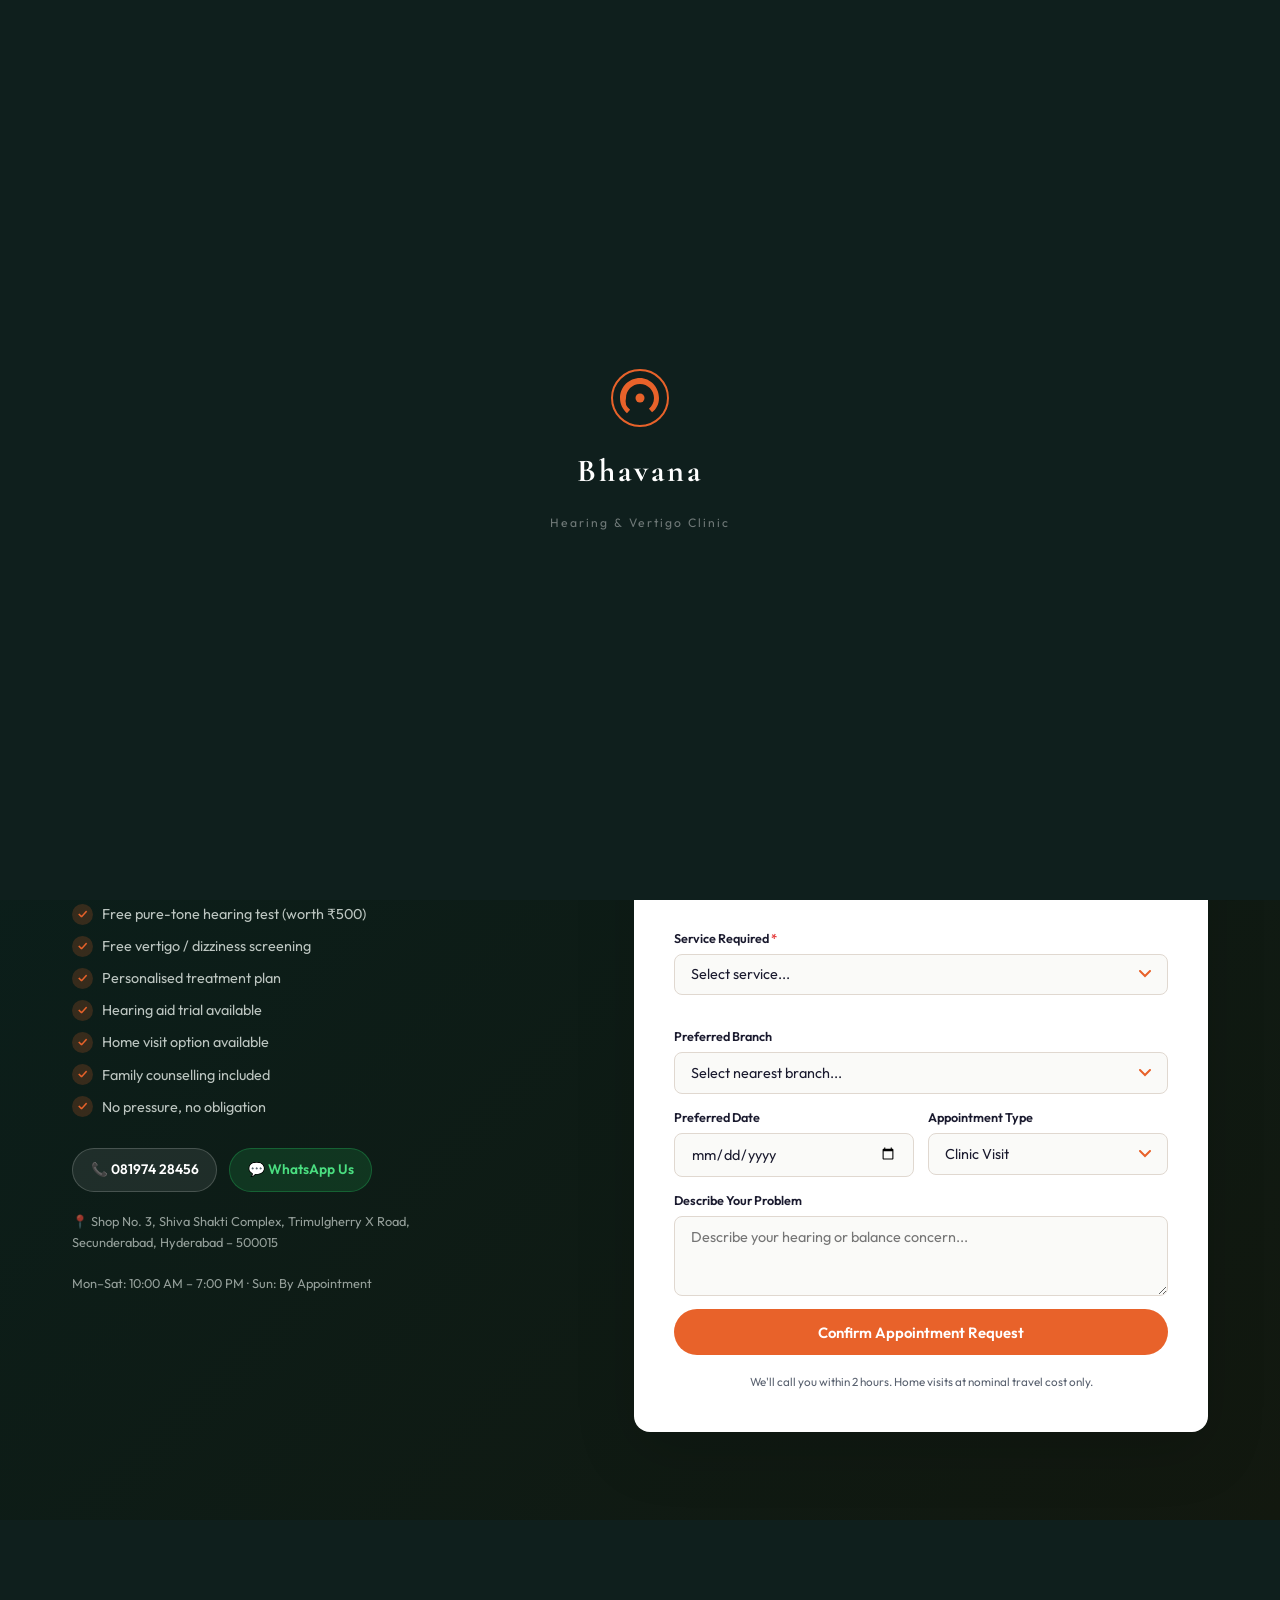
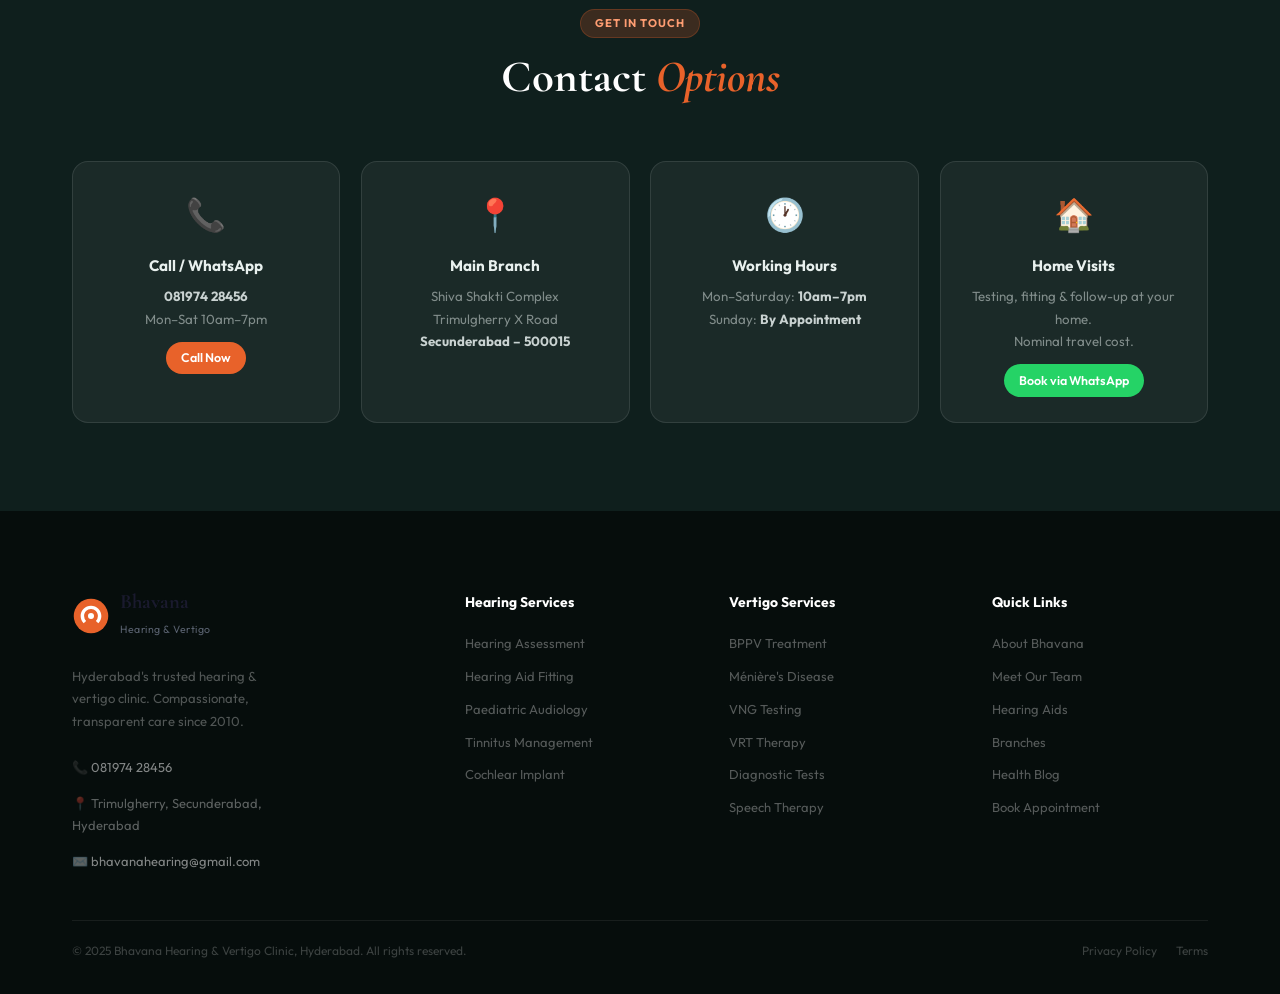
<file: appointment.html>
<!-- =====================================================
     appointment.html — Book Appointment Page
     ===================================================== -->
<!DOCTYPE html>
<html lang="en">
<head>
<meta charset="UTF-8"/><meta name="viewport" content="width=device-width,initial-scale=1.0"/>
<title>Book Appointment | Bhavana Hearing & Vertigo Clinic Hyderabad</title>
<link rel="preconnect" href="https://fonts.googleapis.com"/>
<link href="https://fonts.googleapis.com/css2?family=Cormorant+Garamond:ital,wght@0,400;0,600;0,700;1,400;1,700&family=Outfit:wght@300;400;500;600;700&display=swap" rel="stylesheet"/>
<link rel="stylesheet" href="shared.css"/>
<style>
.aptl{display:grid;grid-template-columns:1fr 1.05fr;gap:4rem;align-items:start}
.apti h2{font-family:var(--fh);font-size:clamp(1.9rem,3.4vw,2.8rem);color:#fff;line-height:1.2;margin-bottom:1rem}
.apti h2 em{color:var(--or)}
.apti>p{color:rgba(232,240,235,.62);margin-bottom:1.8rem}
.aperks{list-style:none;display:flex;flex-direction:column;gap:.48rem;margin-bottom:1.8rem}
.aperks li{color:rgba(232,240,235,.8);font-size:.9rem;display:flex;align-items:center;gap:.55rem}
.pchk{width:21px;height:21px;border-radius:50%;background:rgba(232,98,42,.2);color:var(--or);display:inline-flex;align-items:center;justify-content:center;font-size:.7rem;font-weight:700;flex-shrink:0}
.acbtns{display:flex;gap:.75rem;flex-wrap:wrap;margin-bottom:1.2rem}
.acb{display:inline-flex;align-items:center;gap:.4rem;background:rgba(255,255,255,.08);color:#fff;padding:.58rem 1.1rem;border-radius:50px;text-decoration:none;font-size:.86rem;font-weight:600;border:1px solid rgba(255,255,255,.18);transition:background var(--tr)}
.acb:hover{background:rgba(255,255,255,.15)}
.acb.wa{background:rgba(37,211,102,.14);border-color:rgba(37,211,102,.28);color:#4ade80}
.aaddr{font-size:.8rem;color:rgba(232,240,235,.4);line-height:1.6;margin-top:.5rem}
.afw{background:#fff;border-radius:var(--r);padding:2.5rem;box-shadow:var(--sh-lg)}
.afw h3{font-family:var(--fh);font-size:1.45rem;margin-bottom:1.5rem}
.af{display:flex;flex-direction:column;gap:.85rem}
.fsuc{text-align:center;padding:2.5rem 1.5rem}
.fsuc h4{font-family:var(--fh);font-size:1.4rem;margin:.5rem 0}
.fsuc p{color:var(--text-lt);font-size:.88rem}
/* Contact cards */
.cgrid{display:grid;grid-template-columns:repeat(auto-fit,minmax(210px,1fr));gap:1.3rem}
.ccard{background:rgba(255,255,255,.05);border:1px solid rgba(255,255,255,.1);border-radius:var(--r);padding:1.6rem;text-align:center;transition:border-color var(--tr)}
.ccard:hover{border-color:rgba(232,98,42,.4)}
.cico{font-size:2rem;margin-bottom:.7rem}
.ccard h4{color:var(--text-inv);font-size:.95rem;font-weight:700;margin-bottom:.4rem}
.ccard p{color:rgba(232,240,238,.5);font-size:.83rem}
.ccard strong{color:rgba(232,240,238,.85)}
@media(max-width:900px){.aptl{grid-template-columns:1fr;gap:2.5rem}.afw{padding:1.6rem}}
</style>
</head>
<body>

<div id="preloader">
  <svg viewBox="0 0 64 64" fill="none"><circle cx="32" cy="32" r="28" stroke="#e8622a" stroke-width="2" class="pl-ring"/><path d="M32 12C20.95 12 12 20.95 12 32c0 6.04 2.7 11.46 6.97 15.17l3.1-3.52A10.98 10.98 0 0118 32c0-7.73 6.27-14 14-14s14 6.27 14 14c0 4.32-1.96 8.17-5.05 10.75l3.1 3.52C48.3 43.46 51 38.04 51 32c0-11.05-8.95-20-19-20z" fill="#e8622a"/><circle cx="32" cy="32" r="4.5" fill="#e8622a"/></svg>
  <strong>Bhavana</strong><span>Hearing &amp; Vertigo Clinic</span>
</div>
<div id="nav-placeholder"></div>

<div class="page-hero">
  <div class="page-hero-inner">
    <span class="tag">Free Consultation</span>
    <h1>Book Your <em>Free</em><br>Appointment</h1>
    <p>Free hearing test + vertigo screening + personalised treatment plan. Zero cost, zero obligation.</p>
    <div class="breadcrumb"><a href="index.html">Home</a><span class="breadcrumb-sep">›</span><span>Book Appointment</span></div>
  </div>
</div>

<section class="sec sec-cta">
  <div class="wrap">
    <div class="aptl">
      <div class="apti">
        <span class="tag inv">What's Included — Free</span>
        <h2>Everything You Need,<br>at <em>Zero Cost</em></h2>
        <p>Our free consultation includes a complete audiological evaluation and personalised treatment recommendations — fully transparent, no pressure.</p>
        <ul class="aperks">
          <li><span class="pchk">✓</span> Free pure-tone hearing test (worth ₹500)</li>
          <li><span class="pchk">✓</span> Free vertigo / dizziness screening</li>
          <li><span class="pchk">✓</span> Personalised treatment plan</li>
          <li><span class="pchk">✓</span> Hearing aid trial available</li>
          <li><span class="pchk">✓</span> Home visit option available</li>
          <li><span class="pchk">✓</span> Family counselling included</li>
          <li><span class="pchk">✓</span> No pressure, no obligation</li>
        </ul>
        <div class="acbtns">
          <a href="tel:08197428456" class="acb">📞 081974 28456</a>
          <a href="https://wa.me/918197428456" class="acb wa">💬 WhatsApp Us</a>
        </div>
        <p class="aaddr">📍 Shop No. 3, Shiva Shakti Complex, Trimulgherry X Road,<br>Secunderabad, Hyderabad – 500015<br><br>Mon–Sat: 10:00 AM – 7:00 PM · Sun: By Appointment</p>
      </div>
      <div class="afw">
        <h3>Request Appointment</h3>
        <form class="af" id="apptForm" novalidate>
          <div class="frow">
            <div class="fg"><label>Full Name <span class="req">*</span></label><input type="text" name="name" placeholder="Your full name" required/><span class="ferr"></span></div>
            <div class="fg"><label>Age</label><input type="number" name="age" placeholder="Age in years" min="1" max="120"/></div>
          </div>
          <div class="frow">
            <div class="fg"><label>Phone <span class="req">*</span></label><input type="tel" name="phone" placeholder="+91 XXXXX XXXXX" required/><span class="ferr"></span></div>
            <div class="fg"><label>Email</label><input type="email" name="email" placeholder="email@example.com"/></div>
          </div>
          <div class="fg">
            <label>Service Required <span class="req">*</span></label>
            <select name="service" required>
              <option value="">Select service...</option>
              <optgroup label="Hearing Care">
                <option>Hearing Assessment / Audiometry</option><option>Hearing Aid Fitting &amp; Trial</option>
                <option>Paediatric Hearing Test (BERA/OAE)</option><option>Tinnitus Consultation</option>
                <option>Cochlear Implant Counselling</option><option>Aural Rehabilitation</option>
              </optgroup>
              <optgroup label="Vertigo &amp; Balance">
                <option>Vertigo / Dizziness Consultation</option><option>BPPV Treatment (Epley Manoeuvre)</option>
                <option>VNG Testing</option><option>Vestibular Rehabilitation (VRT)</option><option>Balance Assessment</option>
              </optgroup>
              <optgroup label="Speech Therapy">
                <option>Speech &amp; Language Therapy</option><option>Auditory Verbal Therapy (AVT)</option>
                <option>Stuttering / Fluency Therapy</option><option>Voice Therapy</option>
              </optgroup>
              <option value="other">Other / Not Sure</option>
            </select>
            <span class="ferr"></span>
          </div>
          <div class="fg">
            <label>Preferred Branch</label>
            <select name="branch">
              <option value="">Select nearest branch...</option>
              <option>Trimulgherry, Secunderabad (Main Branch)</option>
              <option>RTC X Road, Hyderabad</option>
              <option>Kukatpally / KPHB, Hyderabad</option>
              <option>Ghatkopar East, Mumbai</option>
              <option>Home Visit Request</option>
            </select>
          </div>
          <div class="frow">
            <div class="fg"><label>Preferred Date</label><input type="date" name="date" id="apptDate"/></div>
            <div class="fg"><label>Appointment Type</label>
              <select name="apptType">
                <option value="Clinic Visit">Clinic Visit</option>
                <option value="Home Visit">Home Visit</option>
                <option value="Video Consultation">Video Consultation</option>
              </select>
            </div>
          </div>
          <div class="fg"><label>Describe Your Problem</label><textarea name="notes" rows="3" placeholder="Describe your hearing or balance concern..."></textarea></div>
          <button type="submit" class="btn btn-or btn-full" id="asbtn">
            <span id="abtnTxt">Confirm Appointment Request</span>
            <span id="abtnLoad" style="display:none">Sending...</span>
          </button>
          <p class="form-note">We'll call you within 2 hours. Home visits at nominal travel cost only.</p>
        </form>
        <div id="apptSuc" class="fsuc" style="display:none">
          <div style="font-size:3rem">🎉</div>
          <h4>Appointment Request Sent!</h4>
          <p>Our team will call you within 2 hours to confirm your appointment.<br>You can also reach us at <strong>081974 28456</strong> or <a href="https://wa.me/918197428456" style="color:var(--or)">WhatsApp us</a>.</p>
        </div>
      </div>
    </div>
  </div>
</section>

<!-- CONTACT QUICK CARDS -->
<section class="sec sec-dk">
  <div class="wrap">
    <div class="sec-hd inv"><span class="tag inv">Get In Touch</span><h2>Contact <em>Options</em></h2></div>
    <div class="cgrid">
      <div class="ccard"><div class="cico">📞</div><h4>Call / WhatsApp</h4><p><strong>081974 28456</strong><br>Mon–Sat 10am–7pm</p><a href="tel:08197428456" class="btn-sm" style="margin-top:.7rem">Call Now</a></div>
      <div class="ccard"><div class="cico">📍</div><h4>Main Branch</h4><p>Shiva Shakti Complex<br>Trimulgherry X Road<br><strong>Secunderabad – 500015</strong></p></div>
      <div class="ccard"><div class="cico">🕐</div><h4>Working Hours</h4><p>Mon–Saturday: <strong>10am–7pm</strong><br>Sunday: <strong>By Appointment</strong></p></div>
      <div class="ccard"><div class="cico">🏠</div><h4>Home Visits</h4><p>Testing, fitting &amp; follow-up at your home.<br>Nominal travel cost.</p><a href="https://wa.me/918197428456" class="btn-sm btn-wa-sm" style="margin-top:.7rem">Book via WhatsApp</a></div>
    </div>
  </div>
</section>

<div id="footer-placeholder"></div>
<script src="shared.js"></script>
<script>
document.getElementById("nav-placeholder").innerHTML = window.navHTML;
document.getElementById("footer-placeholder").innerHTML = window.footerHTML;
initNav("appointment.html"); initAOS();

// Set min date
const ad=document.getElementById("apptDate");
if(ad){ const d=new Date(); d.setDate(d.getDate()+1); ad.min=d.toISOString().split("T")[0]; }

// Form
const f=document.getElementById("apptForm");
if(f) {
  f.querySelectorAll("input,select,textarea").forEach(el=>{
    el.addEventListener("blur",()=>validateField(el));
    el.addEventListener("input",()=>{ if(el.classList.contains("err")) validateField(el); });
  });
  f.addEventListener("submit",async e=>{
    e.preventDefault();
    let ok=true;
    f.querySelectorAll("[required]").forEach(el=>{ if(!validateField(el)) ok=false; });
    if(!ok){ showToast("Please fill in all required fields."); return; }
    const bt=document.getElementById("abtnTxt"), bl=document.getElementById("abtnLoad"), sb=document.getElementById("asbtn");
    if(bt) bt.style.display="none"; if(bl) bl.style.display="inline"; if(sb) sb.disabled=true;
    try{ await submitAppointment(Object.fromEntries(new FormData(f))); }catch(_){}
    f.style.display="none";
    document.getElementById("apptSuc").style.display="block";
  });
}
</script>
</body></html>

<!-- =====================================================
     SAVE BELOW AS: backend/server.js
     ===================================================== -->
<!--
const express = require("express");
const mongoose = require("mongoose");
const cors = require("cors");
const helmet = require("helmet");
const rateLimit = require("express-rate-limit");
const morgan = require("morgan");
require("dotenv").config();

const app = express();
app.use(helmet({ contentSecurityPolicy: false }));
app.use(cors({ origin: process.env.CLIENT_URL || "*" }));
app.use(express.json());
app.use(morgan("dev"));

// Rate limiting
app.use("/api/", rateLimit({ windowMs: 15*60*1000, max: 200 }));

// Static frontend
app.use(express.static("../frontend"));

// Routes
app.use("/api/appointments", require("./routes/appointments"));
app.use("/api/products",     require("./routes/products"));
app.use("/api/branches",     require("./routes/branches"));
app.use("/api/team",         require("./routes/team"));
app.use("/api/blog",         require("./routes/blog"));
app.use("/api/contact",      require("./routes/contact"));
app.use("/api/auth",         require("./routes/auth"));

// DB
mongoose.connect(process.env.MONGO_URI)
  .then(() => { console.log("✅ MongoDB connected"); app.listen(process.env.PORT||5000, ()=>console.log("🚀 Server on port "+(process.env.PORT||5000))); })
  .catch(err => { console.error("❌ DB Error:", err); process.exit(1); });
-->

<!-- =====================================================
     SAVE BELOW AS: backend/routes/appointments.js
     ===================================================== -->
<!--
const express = require("express");
const router = express.Router();
const rateLimit = require("express-rate-limit");
const { body, validationResult } = require("express-validator");
const Appointment = require("../models/Appointment");
const { sendMail } = require("../middleware/mailer");
const { protect, restrictTo } = require("../middleware/auth");

const apptLimiter = rateLimit({ windowMs:60*60*1000, max:5, message:{error:"Too many requests. Please try again in 1 hour."} });

// POST /api/appointments — Public submission
router.post("/", apptLimiter, [
  body("name").trim().notEmpty().withMessage("Name is required"),
  body("phone").trim().notEmpty().withMessage("Phone is required"),
  body("service").trim().notEmpty().withMessage("Service is required"),
], async (req, res) => {
  const errors = validationResult(req);
  if (!errors.isEmpty()) return res.status(422).json({ errors: errors.array() });
  try {
    const appt = await Appointment.create({
      name: req.body.name, phone: req.body.phone, email: req.body.email,
      age: req.body.age, service: req.body.service, branch: req.body.branch,
      date: req.body.date, type: req.body.type||"clinic", notes: req.body.notes,
      status: "pending", ip: req.ip
    });
    // Send confirmation email
    if(req.body.email) {
      sendMail(req.body.email, `Appointment Request Confirmed — Bhavana Hearing`,
        `<h2>Hi ${req.body.name},</h2><p>We have received your appointment request for <strong>${req.body.service}</strong>.</p><p>Our team will call you on <strong>${req.body.phone}</strong> within 2 hours to confirm your appointment.</p><p>Branch: ${req.body.branch||"Main Branch — Trimulgherry"}</p><br><p>For urgent queries: <a href="tel:08197428456">081974 28456</a> or <a href="https://wa.me/918197428456">WhatsApp</a></p><br><p>— Bhavana Hearing &amp; Vertigo Clinic, Hyderabad</p>`
      ).catch(()=>{});
    }
    // Alert admin
    sendMail(process.env.ADMIN_EMAIL, `New Appointment: ${req.body.name} — ${req.body.service}`,
      `<p><b>Name:</b> ${req.body.name}<br><b>Phone:</b> ${req.body.phone}<br><b>Service:</b> ${req.body.service}<br><b>Branch:</b> ${req.body.branch||"Not specified"}<br><b>Date:</b> ${req.body.date||"Flexible"}<br><b>Type:</b> ${req.body.type}<br><b>Notes:</b> ${req.body.notes||"—"}</p>`
    ).catch(()=>{});
    res.status(201).json({ success: true, id: appt._id, message: "Appointment request received" });
  } catch(err) { res.status(500).json({ error: "Server error" }); }
});

// GET /api/appointments — Admin/Staff only
router.get("/", protect, restrictTo("admin","staff"), async (req, res) => {
  const { page=1, limit=20, status } = req.query;
  const filter = status ? { status } : {};
  const total = await Appointment.countDocuments(filter);
  const appts = await Appointment.find(filter).sort({createdAt:-1}).skip((page-1)*limit).limit(Number(limit));
  res.json({ appts, total, pages: Math.ceil(total/limit), page: Number(page) });
});

// PATCH /api/appointments/:id — Update status
router.patch("/:id", protect, restrictTo("admin","staff"), async (req, res) => {
  const appt = await Appointment.findByIdAndUpdate(req.params.id, { status: req.body.status, notes: req.body.notes }, { new:true });
  if(!appt) return res.status(404).json({ error: "Not found" });
  res.json({ success: true, appt });
});

module.exports = router;
-->
</file>
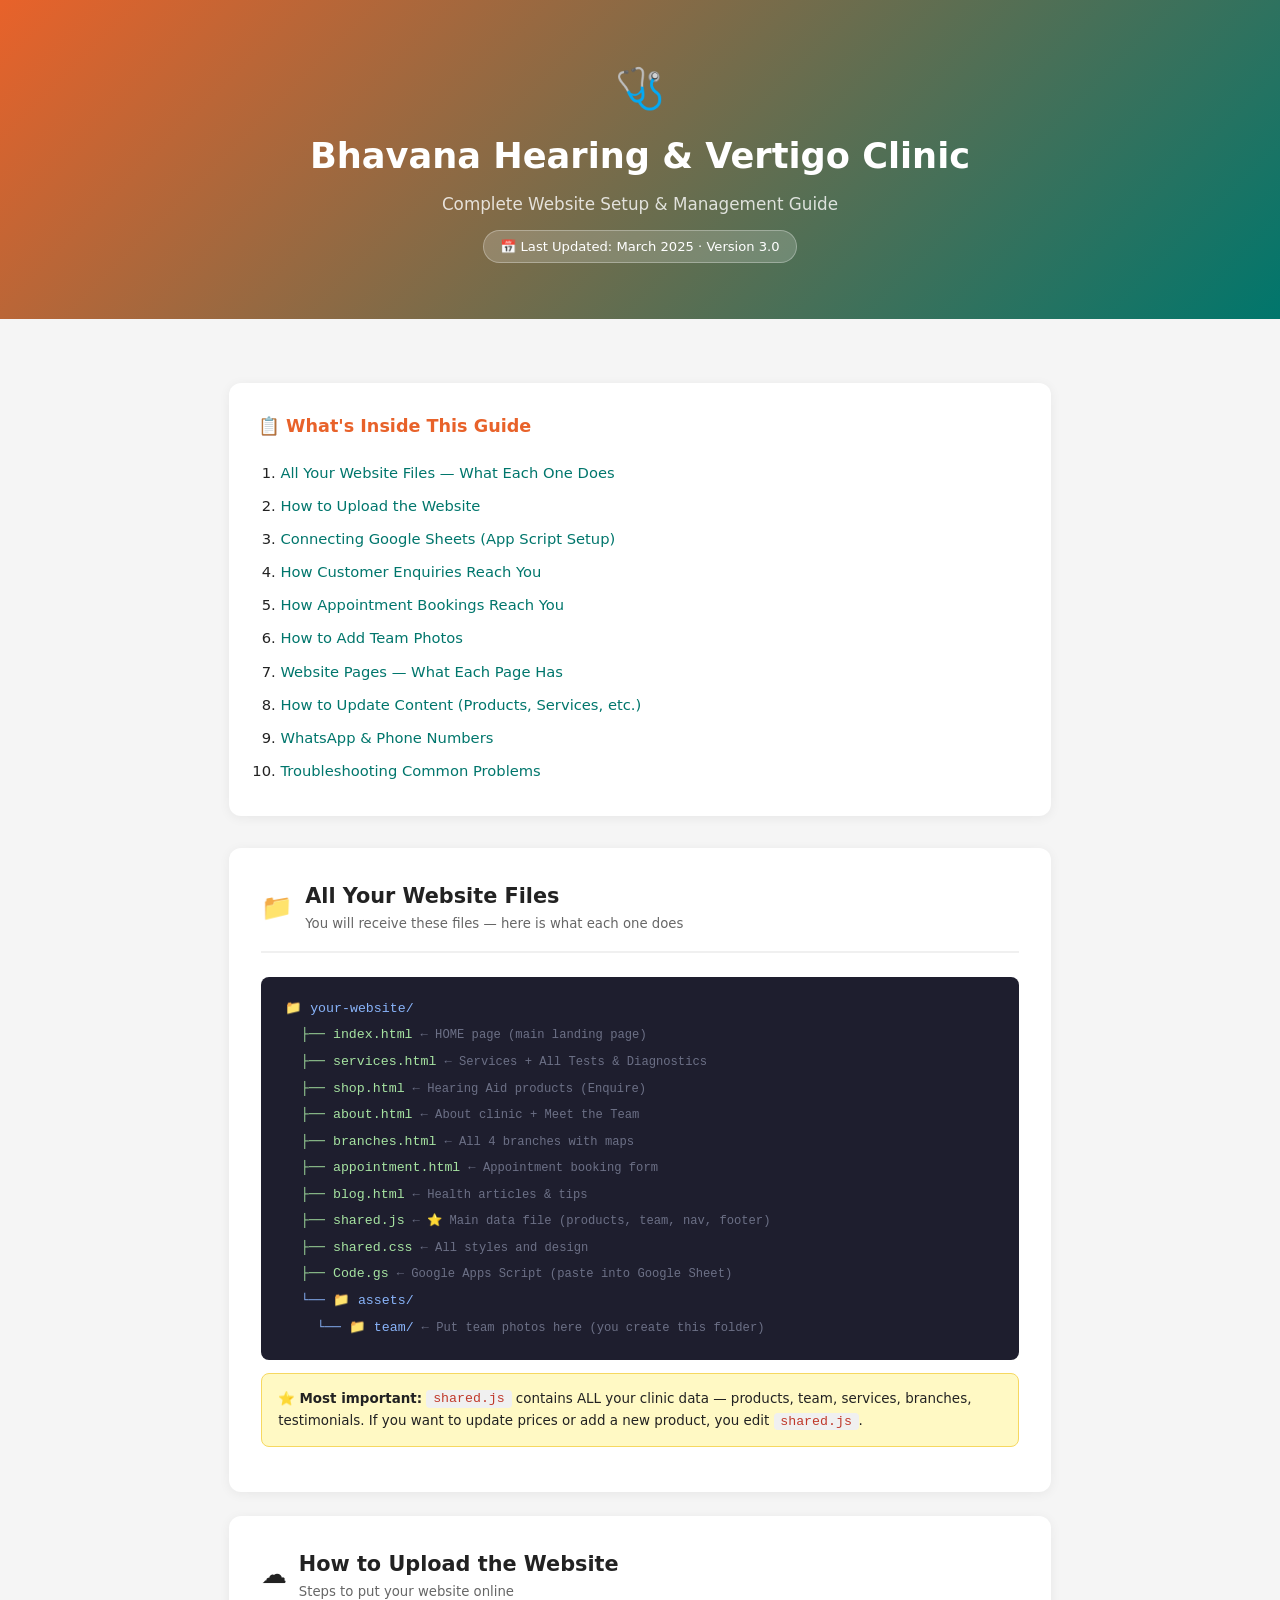
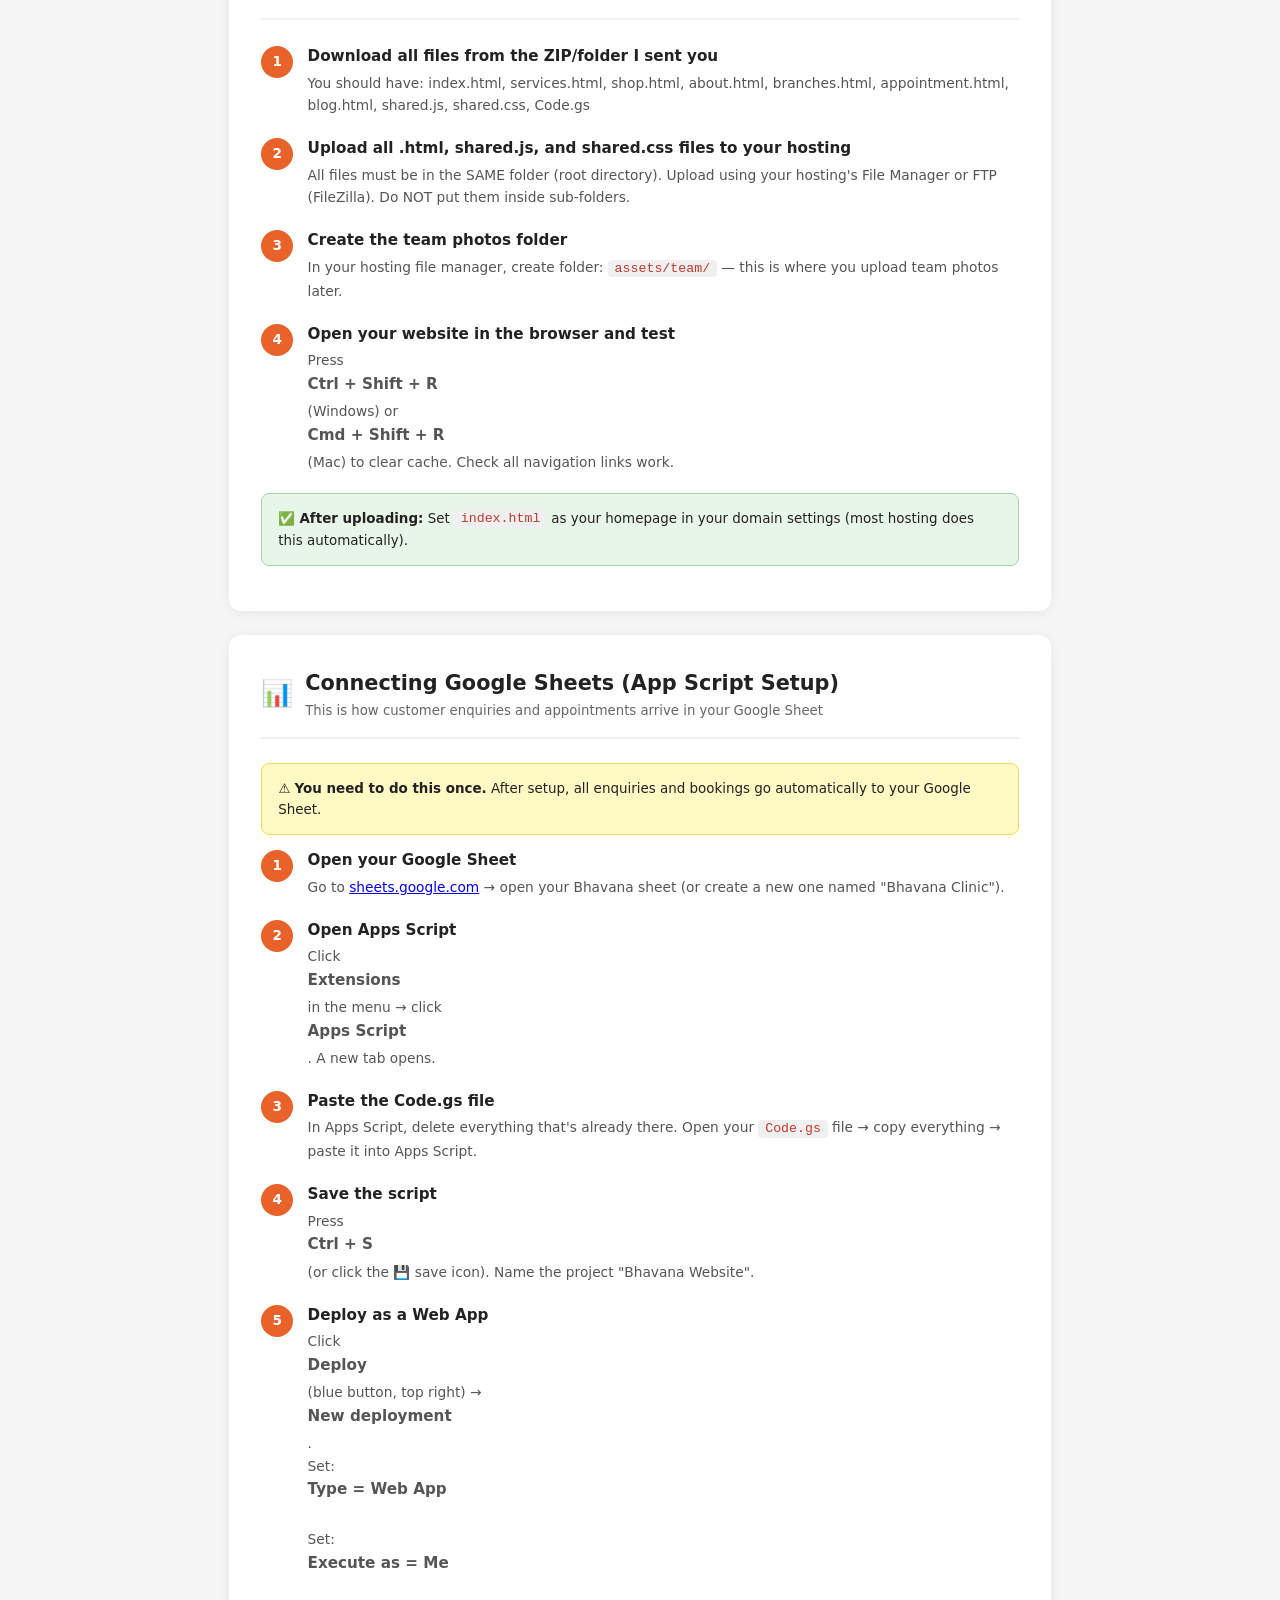
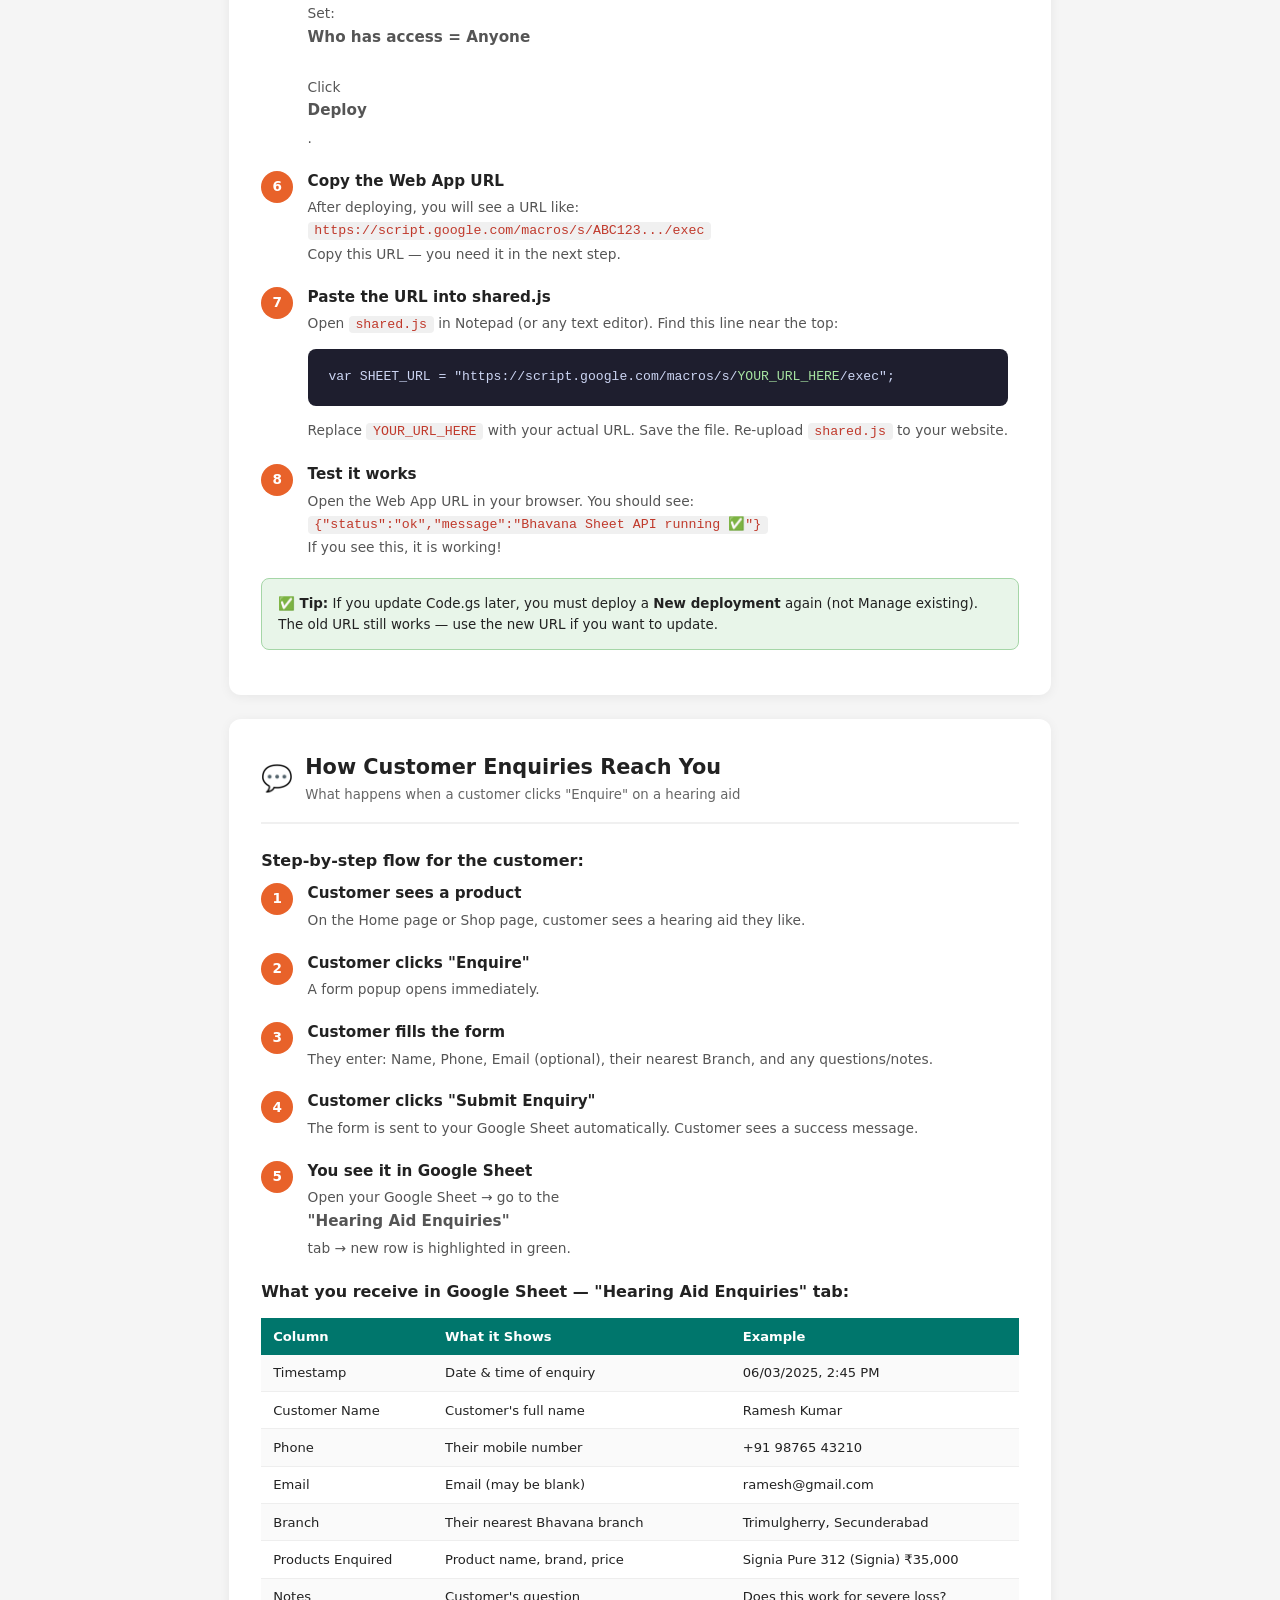
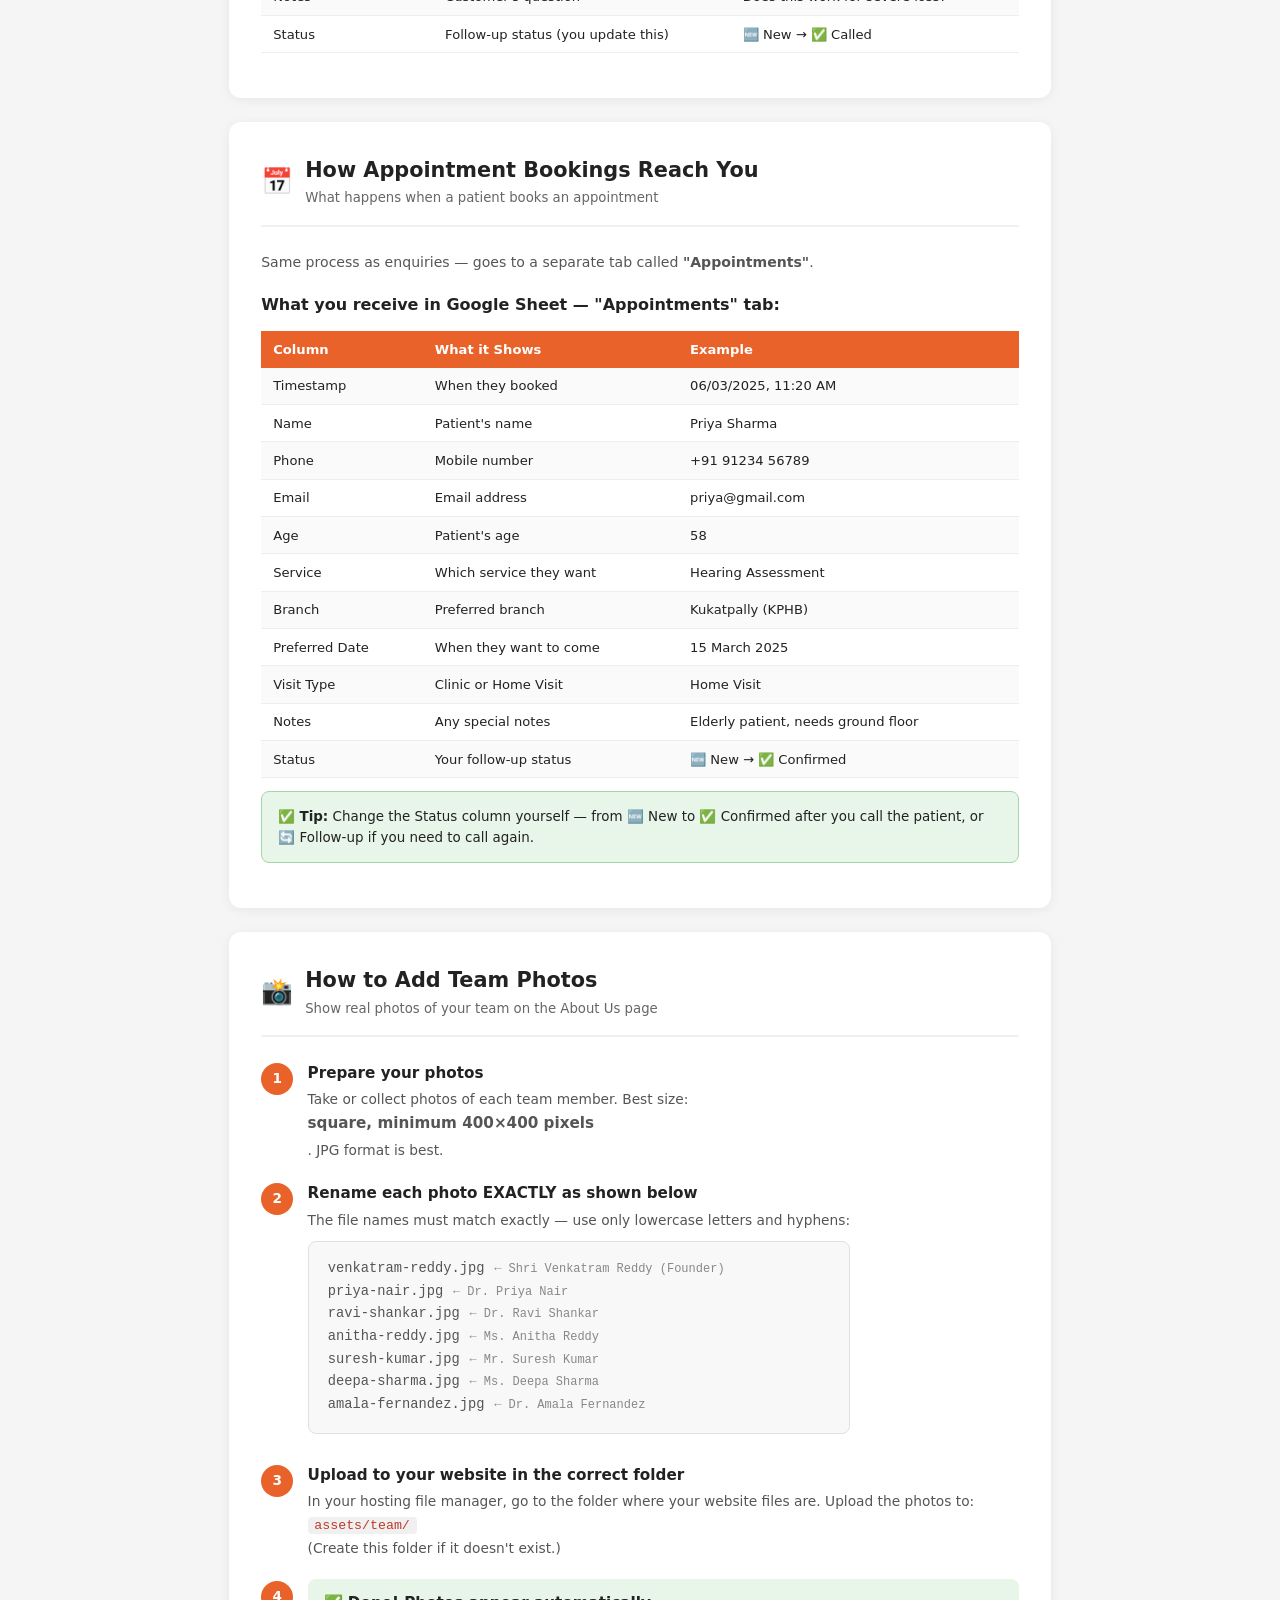
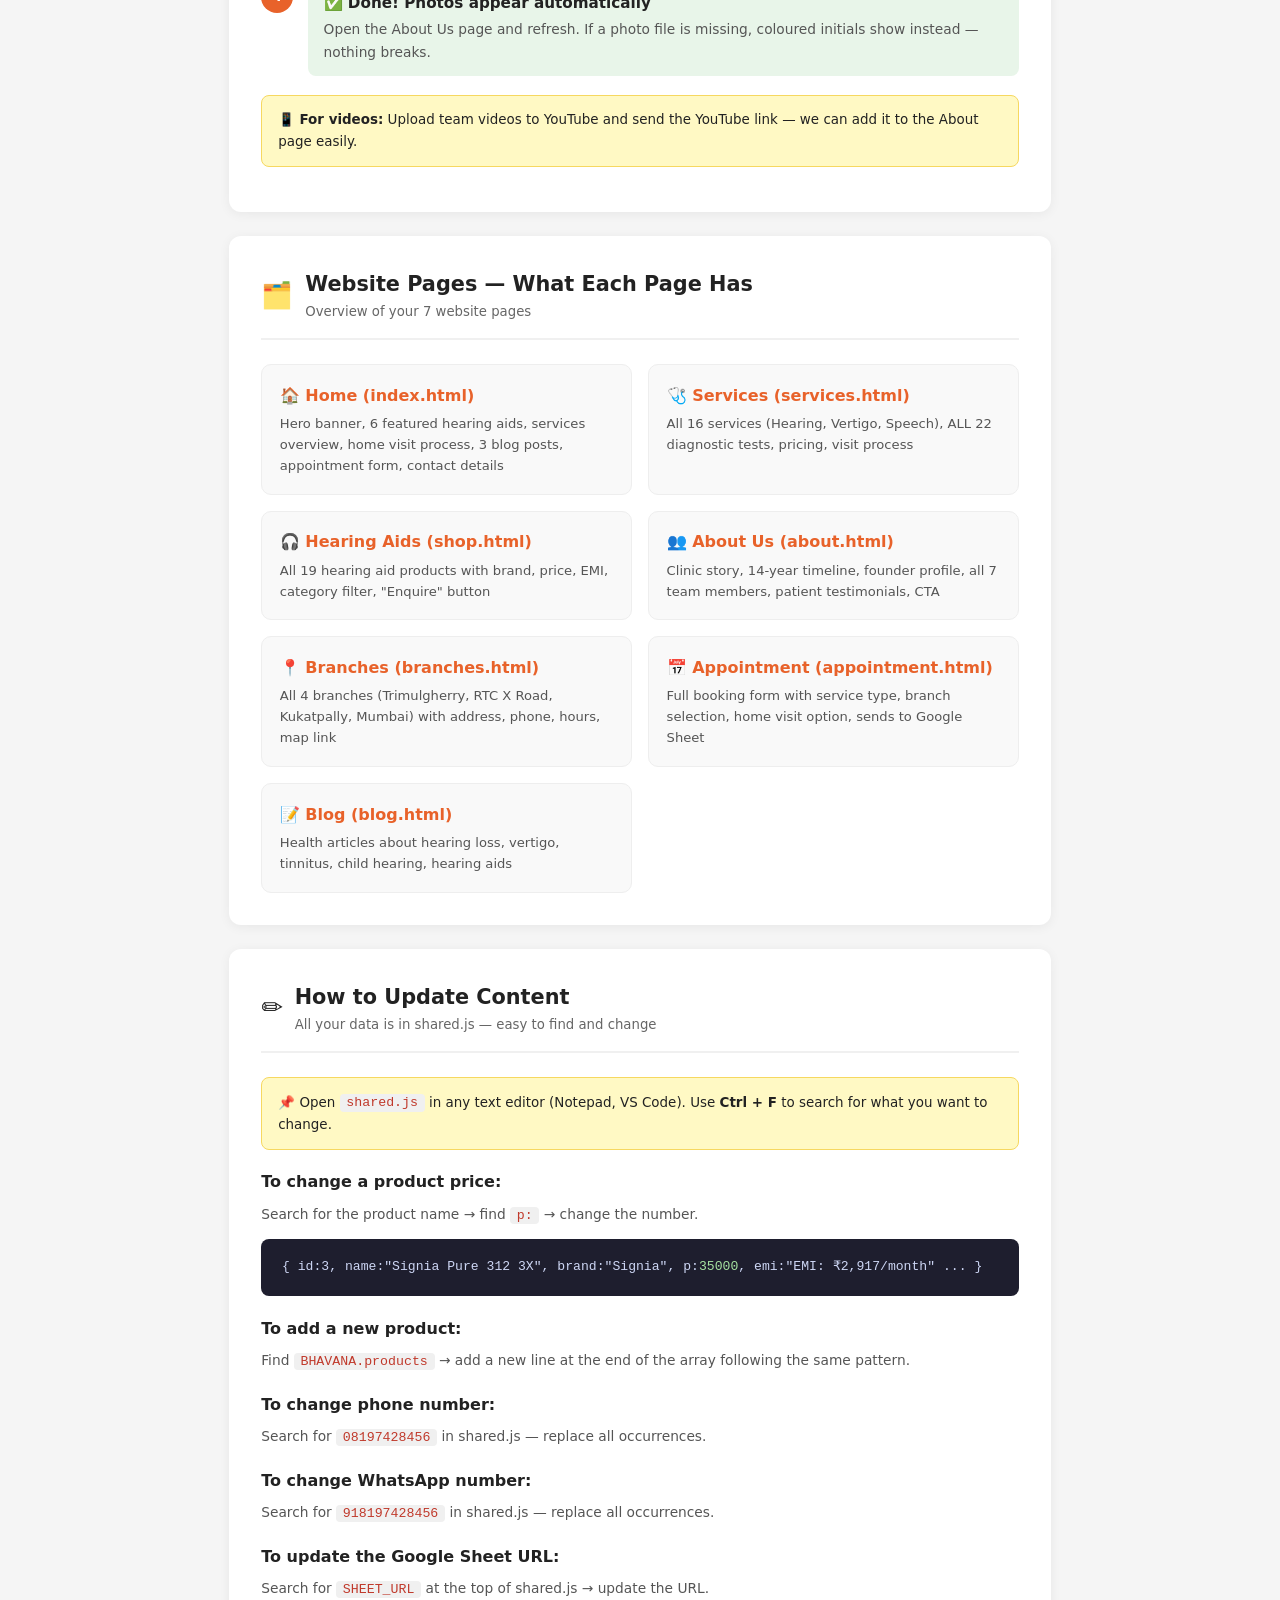
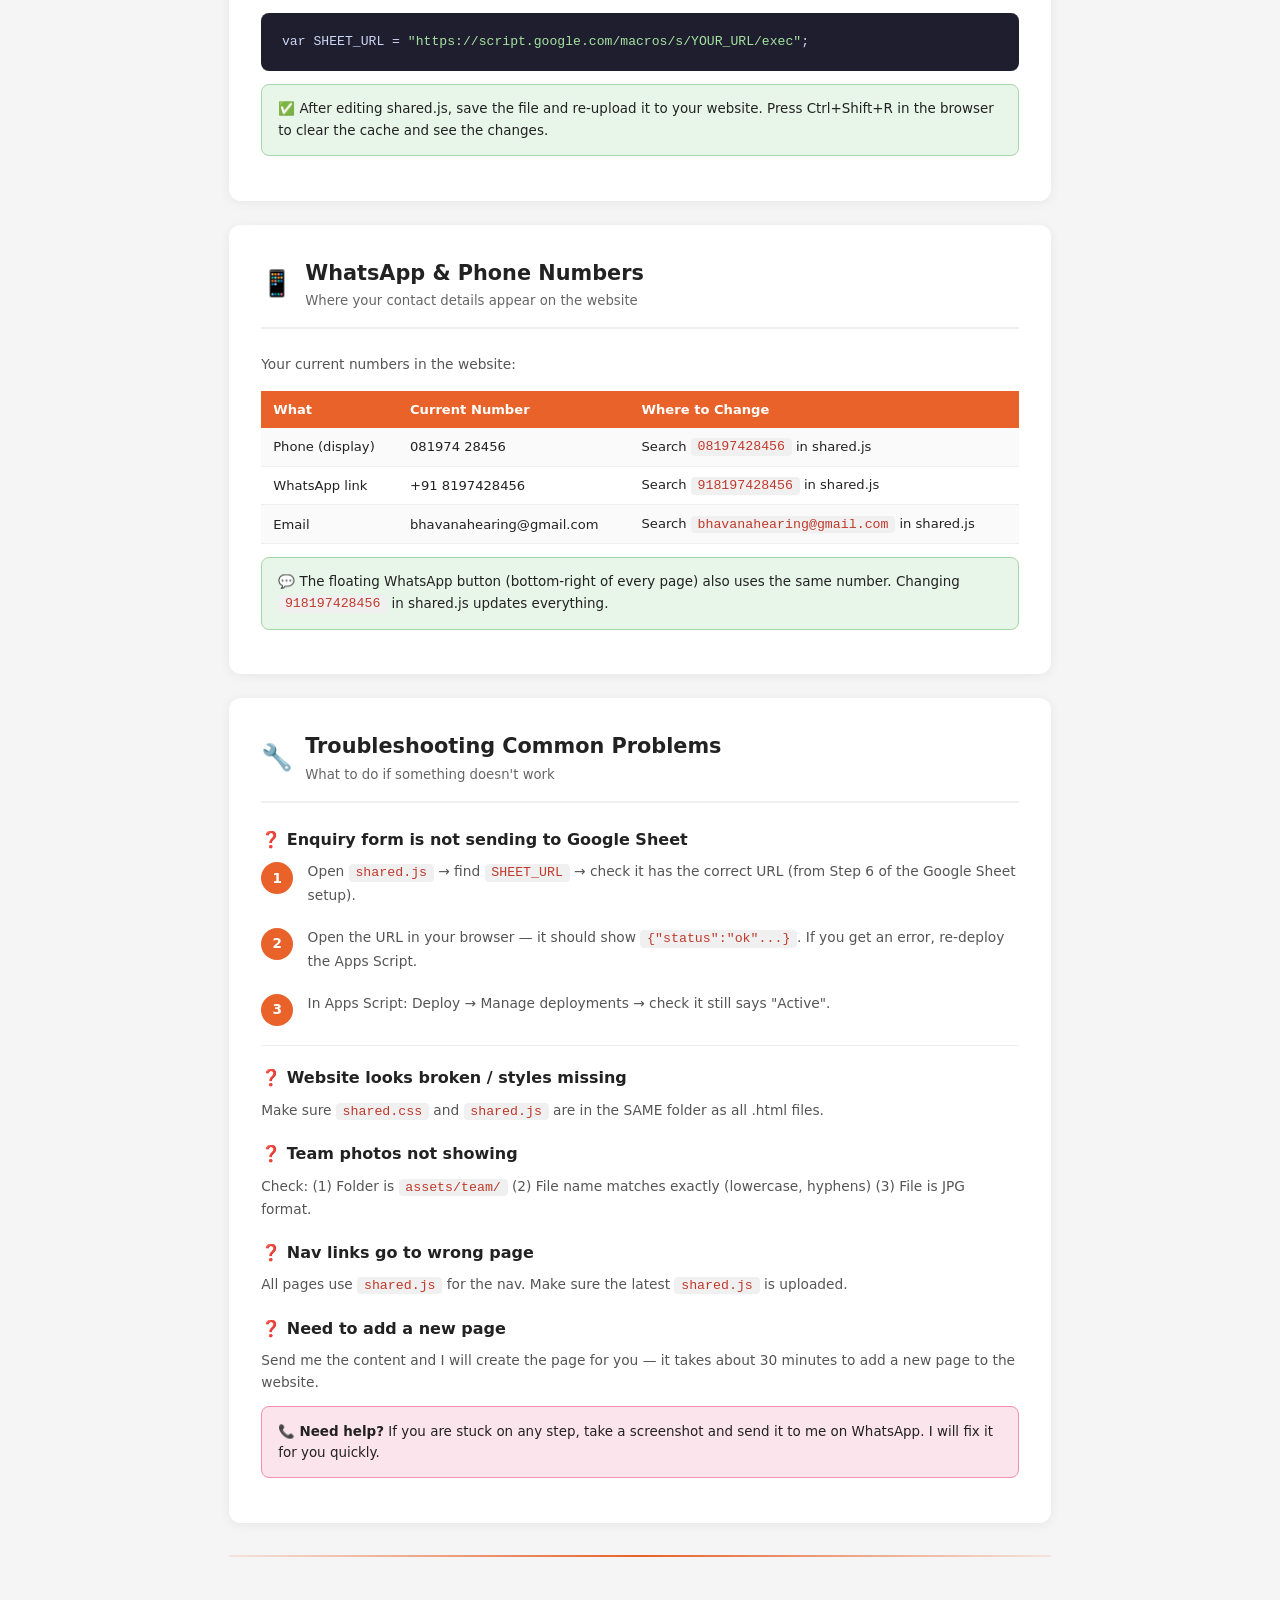
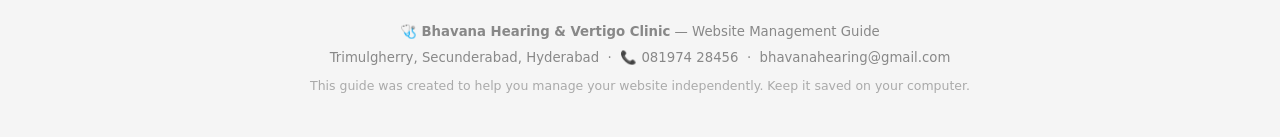
<file: BHAVANA-GUIDE.html>
<!DOCTYPE html>
<html lang="en">
<head>
<meta charset="UTF-8"/>
<meta name="viewport" content="width=device-width,initial-scale=1.0"/>
<title>Bhavana Website — Complete Setup & Management Guide</title>
<style>
  *{box-sizing:border-box;margin:0;padding:0}
  body{font-family:'Segoe UI',system-ui,sans-serif;background:#f5f5f5;color:#222;line-height:1.6}
  .cover{background:linear-gradient(135deg,#e8622a,#00766c);color:#fff;padding:3.5rem 2rem;text-align:center}
  .cover h1{font-size:2.2rem;font-weight:800;margin-bottom:.4rem}
  .cover p{opacity:.8;font-size:1.05rem}
  .cover .badge{display:inline-block;background:rgba(255,255,255,.18);border:1px solid rgba(255,255,255,.3);border-radius:50px;padding:.3rem 1rem;font-size:.82rem;margin-top:.8rem}
  .wrap{max-width:860px;margin:0 auto;padding:2rem 1.2rem}
  .toc{background:#fff;border-radius:12px;padding:1.8rem;margin:2rem 0;box-shadow:0 2px 12px rgba(0,0,0,.06)}
  .toc h2{font-size:1.1rem;color:#e8622a;margin-bottom:1rem;display:flex;align-items:center;gap:.5rem}
  .toc ol{padding-left:1.4rem}
  .toc li{padding:.3rem 0;font-size:.92rem}
  .toc a{color:#00766c;text-decoration:none;font-weight:500}
  .toc a:hover{text-decoration:underline}
  .sec{background:#fff;border-radius:12px;padding:2rem;margin-bottom:1.5rem;box-shadow:0 2px 12px rgba(0,0,0,.06)}
  .sec-hd{display:flex;align-items:center;gap:.75rem;margin-bottom:1.5rem;padding-bottom:1rem;border-bottom:2px solid #f0f0f0}
  .sec-ico{font-size:1.6rem;flex-shrink:0}
  .sec-hd h2{font-size:1.3rem;color:#222}
  .sec-hd p{font-size:.83rem;color:#666;margin:0}
  .step{display:flex;gap:.9rem;margin-bottom:1.2rem;align-items:flex-start}
  .step-num{min-width:32px;height:32px;border-radius:50%;background:#e8622a;color:#fff;font-weight:700;font-size:.85rem;display:flex;align-items:center;justify-content:center;flex-shrink:0;margin-top:2px}
  .step-body strong{display:block;font-size:.95rem;margin-bottom:.2rem}
  .step-body p,.step-body div{font-size:.86rem;color:#555;line-height:1.65}
  .note{background:#fff9c4;border:1px solid #f6d860;border-radius:8px;padding:.85rem 1rem;font-size:.84rem;margin:.8rem 0;line-height:1.6}
  .tip{background:#e8f5e9;border:1px solid #a5d6a7;border-radius:8px;padding:.85rem 1rem;font-size:.84rem;margin:.8rem 0;line-height:1.6}
  .warn{background:#fce4ec;border:1px solid #f48fb1;border-radius:8px;padding:.85rem 1rem;font-size:.84rem;margin:.8rem 0;line-height:1.6}
  code{background:#f0f0f0;padding:.08rem .42rem;border-radius:4px;font-family:monospace;font-size:.83rem;color:#c0392b}
  pre{background:#1e1e2e;color:#cdd6f4;padding:1.1rem 1.3rem;border-radius:8px;font-size:.82rem;overflow-x:auto;margin:.8rem 0;line-height:1.7}
  pre .c{color:#6c7086}
  pre .k{color:#cba6f7}
  pre .s{color:#a6e3a1}
  .file-tree{background:#1e1e2e;color:#cdd6f4;padding:1.2rem 1.5rem;border-radius:8px;font-family:monospace;font-size:.83rem;line-height:2;margin:.8rem 0}
  .file-tree .dir{color:#89b4fa}
  .file-tree .file{color:#a6e3a1}
  .file-tree .note-f{color:#6c7086;font-size:.76rem}
  .sheet-table{width:100%;border-collapse:collapse;font-size:.82rem;margin:.8rem 0}
  .sheet-table th{background:#e8622a;color:#fff;padding:.5rem .75rem;text-align:left}
  .sheet-table td{padding:.48rem .75rem;border-bottom:1px solid #eee}
  .sheet-table tr:nth-child(even) td{background:#fafafa}
  .sheet-table2 th{background:#00766c}
  .tag-list{display:flex;flex-wrap:wrap;gap:.4rem;margin-top:.5rem}
  .tag{display:inline-block;background:#f0f0f0;border-radius:50px;padding:.22rem .75rem;font-size:.78rem;font-weight:500;color:#444}
  .tag.or{background:#fff3ed;color:#e8622a}
  .tag.tl{background:#e8f5f3;color:#00766c}
  h3{font-size:1rem;color:#222;margin:1.2rem 0 .5rem}
  .img-names{background:#f8f8f8;border:1px solid #e0e0e0;border-radius:8px;padding:1rem 1.2rem;font-family:monospace;font-size:.82rem;line-height:2;margin:.6rem 0}
  .img-names span{color:#888;margin-left:.6rem;font-size:.75rem}
  .url-box{background:#1e1e2e;color:#a6e3a1;padding:.9rem 1.2rem;border-radius:8px;font-family:monospace;font-size:.86rem;word-break:break-all;margin:.6rem 0}
  .divider{height:2px;background:linear-gradient(to right,#e8622a20,#e8622a,#e8622a20);margin:2rem 0;border:none}
  footer{text-align:center;padding:2rem;color:#888;font-size:.83rem}
  @media(max-width:600px){.cover h1{font-size:1.6rem}.step{flex-direction:column;gap:.4rem}}
</style>
</head>
<body>

<div class="cover">
  <div style="font-size:2.5rem;margin-bottom:.5rem">🩺</div>
  <h1>Bhavana Hearing &amp; Vertigo Clinic</h1>
  <p>Complete Website Setup &amp; Management Guide</p>
  <div class="badge">📅 Last Updated: March 2025 · Version 3.0</div>
</div>

<div class="wrap">

<!-- TABLE OF CONTENTS -->
<div class="toc">
  <h2>📋 What's Inside This Guide</h2>
  <ol>
    <li><a href="#files">All Your Website Files — What Each One Does</a></li>
    <li><a href="#upload">How to Upload the Website</a></li>
    <li><a href="#sheets">Connecting Google Sheets (App Script Setup)</a></li>
    <li><a href="#enquiry">How Customer Enquiries Reach You</a></li>
    <li><a href="#appointment">How Appointment Bookings Reach You</a></li>
    <li><a href="#photos">How to Add Team Photos</a></li>
    <li><a href="#pages">Website Pages — What Each Page Has</a></li>
    <li><a href="#update">How to Update Content (Products, Services, etc.)</a></li>
    <li><a href="#whatsapp">WhatsApp &amp; Phone Numbers</a></li>
    <li><a href="#troubleshoot">Troubleshooting Common Problems</a></li>
  </ol>
</div>

<!-- SECTION 1: FILES -->
<div class="sec" id="files">
  <div class="sec-hd">
    <div class="sec-ico">📁</div>
    <div><h2>All Your Website Files</h2><p>You will receive these files — here is what each one does</p></div>
  </div>

  <div class="file-tree">
    <span class="dir">📁 your-website/</span><br>
    &nbsp;&nbsp;<span class="file">├── index.html</span> <span class="note-f">← HOME page (main landing page)</span><br>
    &nbsp;&nbsp;<span class="file">├── services.html</span> <span class="note-f">← Services + All Tests & Diagnostics</span><br>
    &nbsp;&nbsp;<span class="file">├── shop.html</span> <span class="note-f">← Hearing Aid products (Enquire)</span><br>
    &nbsp;&nbsp;<span class="file">├── about.html</span> <span class="note-f">← About clinic + Meet the Team</span><br>
    &nbsp;&nbsp;<span class="file">├── branches.html</span> <span class="note-f">← All 4 branches with maps</span><br>
    &nbsp;&nbsp;<span class="file">├── appointment.html</span> <span class="note-f">← Appointment booking form</span><br>
    &nbsp;&nbsp;<span class="file">├── blog.html</span> <span class="note-f">← Health articles &amp; tips</span><br>
    &nbsp;&nbsp;<span class="file">├── shared.js</span> <span class="note-f">← ⭐ Main data file (products, team, nav, footer)</span><br>
    &nbsp;&nbsp;<span class="file">├── shared.css</span> <span class="note-f">← All styles and design</span><br>
    &nbsp;&nbsp;<span class="file">├── Code.gs</span> <span class="note-f">← Google Apps Script (paste into Google Sheet)</span><br>
    &nbsp;&nbsp;<span class="dir">└── 📁 assets/</span><br>
    &nbsp;&nbsp;&nbsp;&nbsp;<span class="dir">└── 📁 team/</span> <span class="note-f">← Put team photos here (you create this folder)</span>
  </div>

  <div class="note">⭐ <strong>Most important:</strong> <code>shared.js</code> contains ALL your clinic data — products, team, services, branches, testimonials. If you want to update prices or add a new product, you edit <code>shared.js</code>.</div>
</div>

<!-- SECTION 2: UPLOAD -->
<div class="sec" id="upload">
  <div class="sec-hd">
    <div class="sec-ico">☁️</div>
    <div><h2>How to Upload the Website</h2><p>Steps to put your website online</p></div>
  </div>

  <div class="step">
    <div class="step-num">1</div>
    <div class="step-body">
      <strong>Download all files from the ZIP/folder I sent you</strong>
      <p>You should have: index.html, services.html, shop.html, about.html, branches.html, appointment.html, blog.html, shared.js, shared.css, Code.gs</p>
    </div>
  </div>
  <div class="step">
    <div class="step-num">2</div>
    <div class="step-body">
      <strong>Upload all .html, shared.js, and shared.css files to your hosting</strong>
      <p>All files must be in the SAME folder (root directory). Upload using your hosting's File Manager or FTP (FileZilla). Do NOT put them inside sub-folders.</p>
    </div>
  </div>
  <div class="step">
    <div class="step-num">3</div>
    <div class="step-body">
      <strong>Create the team photos folder</strong>
      <p>In your hosting file manager, create folder: <code>assets/team/</code> — this is where you upload team photos later.</p>
    </div>
  </div>
  <div class="step">
    <div class="step-num">4</div>
    <div class="step-body">
      <strong>Open your website in the browser and test</strong>
      <p>Press <strong>Ctrl + Shift + R</strong> (Windows) or <strong>Cmd + Shift + R</strong> (Mac) to clear cache. Check all navigation links work.</p>
    </div>
  </div>

  <div class="tip">✅ <strong>After uploading:</strong> Set <code>index.html</code> as your homepage in your domain settings (most hosting does this automatically).</div>
</div>

<!-- SECTION 3: SHEETS -->
<div class="sec" id="sheets">
  <div class="sec-hd">
    <div class="sec-ico">📊</div>
    <div><h2>Connecting Google Sheets (App Script Setup)</h2><p>This is how customer enquiries and appointments arrive in your Google Sheet</p></div>
  </div>

  <div class="note">⚠️ <strong>You need to do this once.</strong> After setup, all enquiries and bookings go automatically to your Google Sheet.</div>

  <div class="step">
    <div class="step-num">1</div>
    <div class="step-body">
      <strong>Open your Google Sheet</strong>
      <p>Go to <a href="https://sheets.google.com" target="_blank">sheets.google.com</a> → open your Bhavana sheet (or create a new one named "Bhavana Clinic").</p>
    </div>
  </div>
  <div class="step">
    <div class="step-num">2</div>
    <div class="step-body">
      <strong>Open Apps Script</strong>
      <p>Click <strong>Extensions</strong> in the menu → click <strong>Apps Script</strong>. A new tab opens.</p>
    </div>
  </div>
  <div class="step">
    <div class="step-num">3</div>
    <div class="step-body">
      <strong>Paste the Code.gs file</strong>
      <p>In Apps Script, delete everything that's already there. Open your <code>Code.gs</code> file → copy everything → paste it into Apps Script.</p>
    </div>
  </div>
  <div class="step">
    <div class="step-num">4</div>
    <div class="step-body">
      <strong>Save the script</strong>
      <p>Press <strong>Ctrl + S</strong> (or click the 💾 save icon). Name the project "Bhavana Website".</p>
    </div>
  </div>
  <div class="step">
    <div class="step-num">5</div>
    <div class="step-body">
      <strong>Deploy as a Web App</strong>
      <p>Click <strong>Deploy</strong> (blue button, top right) → <strong>New deployment</strong>.<br>
      Set: <strong>Type = Web App</strong><br>
      Set: <strong>Execute as = Me</strong><br>
      Set: <strong>Who has access = Anyone</strong><br>
      Click <strong>Deploy</strong>.</p>
    </div>
  </div>
  <div class="step">
    <div class="step-num">6</div>
    <div class="step-body">
      <strong>Copy the Web App URL</strong>
      <p>After deploying, you will see a URL like:<br>
      <code>https://script.google.com/macros/s/ABC123.../exec</code><br>
      Copy this URL — you need it in the next step.</p>
    </div>
  </div>
  <div class="step">
    <div class="step-num">7</div>
    <div class="step-body">
      <strong>Paste the URL into shared.js</strong>
      <p>Open <code>shared.js</code> in Notepad (or any text editor). Find this line near the top:</p>
      <pre>var SHEET_URL = "https://script.google.com/macros/s/<span class="s">YOUR_URL_HERE</span>/exec";</pre>
      <p>Replace <code>YOUR_URL_HERE</code> with your actual URL. Save the file. Re-upload <code>shared.js</code> to your website.</p>
    </div>
  </div>
  <div class="step">
    <div class="step-num">8</div>
    <div class="step-body">
      <strong>Test it works</strong>
      <p>Open the Web App URL in your browser. You should see:<br>
      <code>{"status":"ok","message":"Bhavana Sheet API running ✅"}</code><br>
      If you see this, it is working!</p>
    </div>
  </div>

  <div class="tip">✅ <strong>Tip:</strong> If you update Code.gs later, you must deploy a <strong>New deployment</strong> again (not Manage existing). The old URL still works — use the new URL if you want to update.</div>
</div>

<!-- SECTION 4: ENQUIRY -->
<div class="sec" id="enquiry">
  <div class="sec-hd">
    <div class="sec-ico">💬</div>
    <div><h2>How Customer Enquiries Reach You</h2><p>What happens when a customer clicks "Enquire" on a hearing aid</p></div>
  </div>

  <h3>Step-by-step flow for the customer:</h3>
  <div class="step">
    <div class="step-num">1</div>
    <div class="step-body"><strong>Customer sees a product</strong><p>On the Home page or Shop page, customer sees a hearing aid they like.</p></div>
  </div>
  <div class="step">
    <div class="step-num">2</div>
    <div class="step-body"><strong>Customer clicks "Enquire"</strong><p>A form popup opens immediately.</p></div>
  </div>
  <div class="step">
    <div class="step-num">3</div>
    <div class="step-body"><strong>Customer fills the form</strong><p>They enter: Name, Phone, Email (optional), their nearest Branch, and any questions/notes.</p></div>
  </div>
  <div class="step">
    <div class="step-num">4</div>
    <div class="step-body"><strong>Customer clicks "Submit Enquiry"</strong><p>The form is sent to your Google Sheet automatically. Customer sees a success message.</p></div>
  </div>
  <div class="step">
    <div class="step-num">5</div>
    <div class="step-body"><strong>You see it in Google Sheet</strong><p>Open your Google Sheet → go to the <strong>"Hearing Aid Enquiries"</strong> tab → new row is highlighted in green.</p></div>
  </div>

  <h3>What you receive in Google Sheet — "Hearing Aid Enquiries" tab:</h3>
  <table class="sheet-table sheet-table2">
    <tr><th>Column</th><th>What it Shows</th><th>Example</th></tr>
    <tr><td>Timestamp</td><td>Date &amp; time of enquiry</td><td>06/03/2025, 2:45 PM</td></tr>
    <tr><td>Customer Name</td><td>Customer's full name</td><td>Ramesh Kumar</td></tr>
    <tr><td>Phone</td><td>Their mobile number</td><td>+91 98765 43210</td></tr>
    <tr><td>Email</td><td>Email (may be blank)</td><td>ramesh@gmail.com</td></tr>
    <tr><td>Branch</td><td>Their nearest Bhavana branch</td><td>Trimulgherry, Secunderabad</td></tr>
    <tr><td>Products Enquired</td><td>Product name, brand, price</td><td>Signia Pure 312 (Signia) ₹35,000</td></tr>
    <tr><td>Notes</td><td>Customer's question</td><td>Does this work for severe loss?</td></tr>
    <tr><td>Status</td><td>Follow-up status (you update this)</td><td>🆕 New → ✅ Called</td></tr>
  </table>
</div>

<!-- SECTION 5: APPOINTMENT -->
<div class="sec" id="appointment">
  <div class="sec-hd">
    <div class="sec-ico">📅</div>
    <div><h2>How Appointment Bookings Reach You</h2><p>What happens when a patient books an appointment</p></div>
  </div>

  <p style="font-size:.88rem;color:#555;margin-bottom:1rem">Same process as enquiries — goes to a separate tab called <strong>"Appointments"</strong>.</p>

  <h3>What you receive in Google Sheet — "Appointments" tab:</h3>
  <table class="sheet-table">
    <tr><th>Column</th><th>What it Shows</th><th>Example</th></tr>
    <tr><td>Timestamp</td><td>When they booked</td><td>06/03/2025, 11:20 AM</td></tr>
    <tr><td>Name</td><td>Patient's name</td><td>Priya Sharma</td></tr>
    <tr><td>Phone</td><td>Mobile number</td><td>+91 91234 56789</td></tr>
    <tr><td>Email</td><td>Email address</td><td>priya@gmail.com</td></tr>
    <tr><td>Age</td><td>Patient's age</td><td>58</td></tr>
    <tr><td>Service</td><td>Which service they want</td><td>Hearing Assessment</td></tr>
    <tr><td>Branch</td><td>Preferred branch</td><td>Kukatpally (KPHB)</td></tr>
    <tr><td>Preferred Date</td><td>When they want to come</td><td>15 March 2025</td></tr>
    <tr><td>Visit Type</td><td>Clinic or Home Visit</td><td>Home Visit</td></tr>
    <tr><td>Notes</td><td>Any special notes</td><td>Elderly patient, needs ground floor</td></tr>
    <tr><td>Status</td><td>Your follow-up status</td><td>🆕 New → ✅ Confirmed</td></tr>
  </table>

  <div class="tip">✅ <strong>Tip:</strong> Change the Status column yourself — from 🆕 New to ✅ Confirmed after you call the patient, or 🔄 Follow-up if you need to call again.</div>
</div>

<!-- SECTION 6: PHOTOS -->
<div class="sec" id="photos">
  <div class="sec-hd">
    <div class="sec-ico">📸</div>
    <div><h2>How to Add Team Photos</h2><p>Show real photos of your team on the About Us page</p></div>
  </div>

  <div class="step">
    <div class="step-num">1</div>
    <div class="step-body">
      <strong>Prepare your photos</strong>
      <p>Take or collect photos of each team member. Best size: <strong>square, minimum 400×400 pixels</strong>. JPG format is best.</p>
    </div>
  </div>
  <div class="step">
    <div class="step-num">2</div>
    <div class="step-body">
      <strong>Rename each photo EXACTLY as shown below</strong>
      <p>The file names must match exactly — use only lowercase letters and hyphens:</p>
      <div class="img-names">
        venkatram-reddy.jpg<span>← Shri Venkatram Reddy (Founder)</span><br>
        priya-nair.jpg<span>← Dr. Priya Nair</span><br>
        ravi-shankar.jpg<span>← Dr. Ravi Shankar</span><br>
        anitha-reddy.jpg<span>← Ms. Anitha Reddy</span><br>
        suresh-kumar.jpg<span>← Mr. Suresh Kumar</span><br>
        deepa-sharma.jpg<span>← Ms. Deepa Sharma</span><br>
        amala-fernandez.jpg<span>← Dr. Amala Fernandez</span>
      </div>
    </div>
  </div>
  <div class="step">
    <div class="step-num">3</div>
    <div class="step-body">
      <strong>Upload to your website in the correct folder</strong>
      <p>In your hosting file manager, go to the folder where your website files are. Upload the photos to: <code>assets/team/</code><br>
      (Create this folder if it doesn't exist.)</p>
    </div>
  </div>
  <div class="step">
    <div class="step-num">4</div>
    <div class="step-body" style="background:#e8f5e9;border-radius:8px;padding:.75rem 1rem">
      <strong>✅ Done! Photos appear automatically</strong>
      <p>Open the About Us page and refresh. If a photo file is missing, coloured initials show instead — nothing breaks.</p>
    </div>
  </div>

  <div class="note">📱 <strong>For videos:</strong> Upload team videos to YouTube and send the YouTube link — we can add it to the About page easily.</div>
</div>

<!-- SECTION 7: PAGES -->
<div class="sec" id="pages">
  <div class="sec-hd">
    <div class="sec-ico">🗂️</div>
    <div><h2>Website Pages — What Each Page Has</h2><p>Overview of your 7 website pages</p></div>
  </div>

  <div style="display:grid;grid-template-columns:repeat(auto-fill,minmax(260px,1fr));gap:1rem;margin-top:.5rem">
    <div style="background:#f9f9f9;border:1px solid #eee;border-radius:10px;padding:1.1rem">
      <strong style="color:#e8622a">🏠 Home (index.html)</strong>
      <p style="font-size:.82rem;color:#555;margin-top:.3rem">Hero banner, 6 featured hearing aids, services overview, home visit process, 3 blog posts, appointment form, contact details</p>
    </div>
    <div style="background:#f9f9f9;border:1px solid #eee;border-radius:10px;padding:1.1rem">
      <strong style="color:#e8622a">🩺 Services (services.html)</strong>
      <p style="font-size:.82rem;color:#555;margin-top:.3rem">All 16 services (Hearing, Vertigo, Speech), ALL 22 diagnostic tests, pricing, visit process</p>
    </div>
    <div style="background:#f9f9f9;border:1px solid #eee;border-radius:10px;padding:1.1rem">
      <strong style="color:#e8622a">🎧 Hearing Aids (shop.html)</strong>
      <p style="font-size:.82rem;color:#555;margin-top:.3rem">All 19 hearing aid products with brand, price, EMI, category filter, "Enquire" button</p>
    </div>
    <div style="background:#f9f9f9;border:1px solid #eee;border-radius:10px;padding:1.1rem">
      <strong style="color:#e8622a">👥 About Us (about.html)</strong>
      <p style="font-size:.82rem;color:#555;margin-top:.3rem">Clinic story, 14-year timeline, founder profile, all 7 team members, patient testimonials, CTA</p>
    </div>
    <div style="background:#f9f9f9;border:1px solid #eee;border-radius:10px;padding:1.1rem">
      <strong style="color:#e8622a">📍 Branches (branches.html)</strong>
      <p style="font-size:.82rem;color:#555;margin-top:.3rem">All 4 branches (Trimulgherry, RTC X Road, Kukatpally, Mumbai) with address, phone, hours, map link</p>
    </div>
    <div style="background:#f9f9f9;border:1px solid #eee;border-radius:10px;padding:1.1rem">
      <strong style="color:#e8622a">📅 Appointment (appointment.html)</strong>
      <p style="font-size:.82rem;color:#555;margin-top:.3rem">Full booking form with service type, branch selection, home visit option, sends to Google Sheet</p>
    </div>
    <div style="background:#f9f9f9;border:1px solid #eee;border-radius:10px;padding:1.1rem">
      <strong style="color:#e8622a">📝 Blog (blog.html)</strong>
      <p style="font-size:.82rem;color:#555;margin-top:.3rem">Health articles about hearing loss, vertigo, tinnitus, child hearing, hearing aids</p>
    </div>
  </div>
</div>

<!-- SECTION 8: UPDATE CONTENT -->
<div class="sec" id="update">
  <div class="sec-hd">
    <div class="sec-ico">✏️</div>
    <div><h2>How to Update Content</h2><p>All your data is in shared.js — easy to find and change</p></div>
  </div>

  <div class="note">📌 Open <code>shared.js</code> in any text editor (Notepad, VS Code). Use <strong>Ctrl + F</strong> to search for what you want to change.</div>

  <h3>To change a product price:</h3>
  <p style="font-size:.86rem;color:#555">Search for the product name → find <code>p:</code> → change the number.</p>
  <pre>{ id:3, name:"Signia Pure 312 3X", brand:"Signia", p:<span class="s">35000</span>, emi:"EMI: ₹2,917/month" ... }</pre>

  <h3>To add a new product:</h3>
  <p style="font-size:.86rem;color:#555">Find <code>BHAVANA.products</code> → add a new line at the end of the array following the same pattern.</p>

  <h3>To change phone number:</h3>
  <p style="font-size:.86rem;color:#555">Search for <code>08197428456</code> in shared.js — replace all occurrences.</p>

  <h3>To change WhatsApp number:</h3>
  <p style="font-size:.86rem;color:#555">Search for <code>918197428456</code> in shared.js — replace all occurrences.</p>

  <h3>To update the Google Sheet URL:</h3>
  <p style="font-size:.86rem;color:#555">Search for <code>SHEET_URL</code> at the top of shared.js → update the URL.</p>
  <pre>var SHEET_URL = <span class="s">"https://script.google.com/macros/s/YOUR_URL/exec"</span>;</pre>

  <div class="tip">✅ After editing shared.js, save the file and re-upload it to your website. Press Ctrl+Shift+R in the browser to clear the cache and see the changes.</div>
</div>

<!-- SECTION 9: WHATSAPP -->
<div class="sec" id="whatsapp">
  <div class="sec-hd">
    <div class="sec-ico">📱</div>
    <div><h2>WhatsApp &amp; Phone Numbers</h2><p>Where your contact details appear on the website</p></div>
  </div>

  <p style="font-size:.86rem;color:#555;margin-bottom:1rem">Your current numbers in the website:</p>
  <table class="sheet-table">
    <tr><th>What</th><th>Current Number</th><th>Where to Change</th></tr>
    <tr><td>Phone (display)</td><td>081974 28456</td><td>Search <code>08197428456</code> in shared.js</td></tr>
    <tr><td>WhatsApp link</td><td>+91 8197428456</td><td>Search <code>918197428456</code> in shared.js</td></tr>
    <tr><td>Email</td><td>bhavanahearing@gmail.com</td><td>Search <code>bhavanahearing@gmail.com</code> in shared.js</td></tr>
  </table>

  <div class="tip">💬 The floating WhatsApp button (bottom-right of every page) also uses the same number. Changing <code>918197428456</code> in shared.js updates everything.</div>
</div>

<!-- SECTION 10: TROUBLESHOOT -->
<div class="sec" id="troubleshoot">
  <div class="sec-hd">
    <div class="sec-ico">🔧</div>
    <div><h2>Troubleshooting Common Problems</h2><p>What to do if something doesn't work</p></div>
  </div>

  <h3>❓ Enquiry form is not sending to Google Sheet</h3>
  <div class="step">
    <div class="step-num">1</div>
    <div class="step-body"><p>Open <code>shared.js</code> → find <code>SHEET_URL</code> → check it has the correct URL (from Step 6 of the Google Sheet setup).</p></div>
  </div>
  <div class="step">
    <div class="step-num">2</div>
    <div class="step-body"><p>Open the URL in your browser — it should show <code>{"status":"ok"...}</code>. If you get an error, re-deploy the Apps Script.</p></div>
  </div>
  <div class="step">
    <div class="step-num">3</div>
    <div class="step-body"><p>In Apps Script: Deploy → Manage deployments → check it still says "Active".</p></div>
  </div>

  <hr style="border:none;border-top:1px solid #eee;margin:1.2rem 0"/>

  <h3>❓ Website looks broken / styles missing</h3>
  <p style="font-size:.86rem;color:#555;margin-bottom:.6rem">Make sure <code>shared.css</code> and <code>shared.js</code> are in the SAME folder as all .html files.</p>

  <h3>❓ Team photos not showing</h3>
  <p style="font-size:.86rem;color:#555;margin-bottom:.6rem">Check: (1) Folder is <code>assets/team/</code> (2) File name matches exactly (lowercase, hyphens) (3) File is JPG format.</p>

  <h3>❓ Nav links go to wrong page</h3>
  <p style="font-size:.86rem;color:#555;margin-bottom:.6rem">All pages use <code>shared.js</code> for the nav. Make sure the latest <code>shared.js</code> is uploaded.</p>

  <h3>❓ Need to add a new page</h3>
  <p style="font-size:.86rem;color:#555">Send me the content and I will create the page for you — it takes about 30 minutes to add a new page to the website.</p>

  <div class="warn">📞 <strong>Need help?</strong> If you are stuck on any step, take a screenshot and send it to me on WhatsApp. I will fix it for you quickly.</div>
</div>

<hr class="divider"/>
<footer>
  <p>🩺 <strong>Bhavana Hearing &amp; Vertigo Clinic</strong> — Website Management Guide</p>
  <p style="margin-top:.3rem">Trimulgherry, Secunderabad, Hyderabad &nbsp;·&nbsp; 📞 081974 28456 &nbsp;·&nbsp; bhavanahearing@gmail.com</p>
  <p style="margin-top:.5rem;font-size:.78rem;color:#aaa">This guide was created to help you manage your website independently. Keep it saved on your computer.</p>
</footer>

</div>
</body>
</html>
</file>
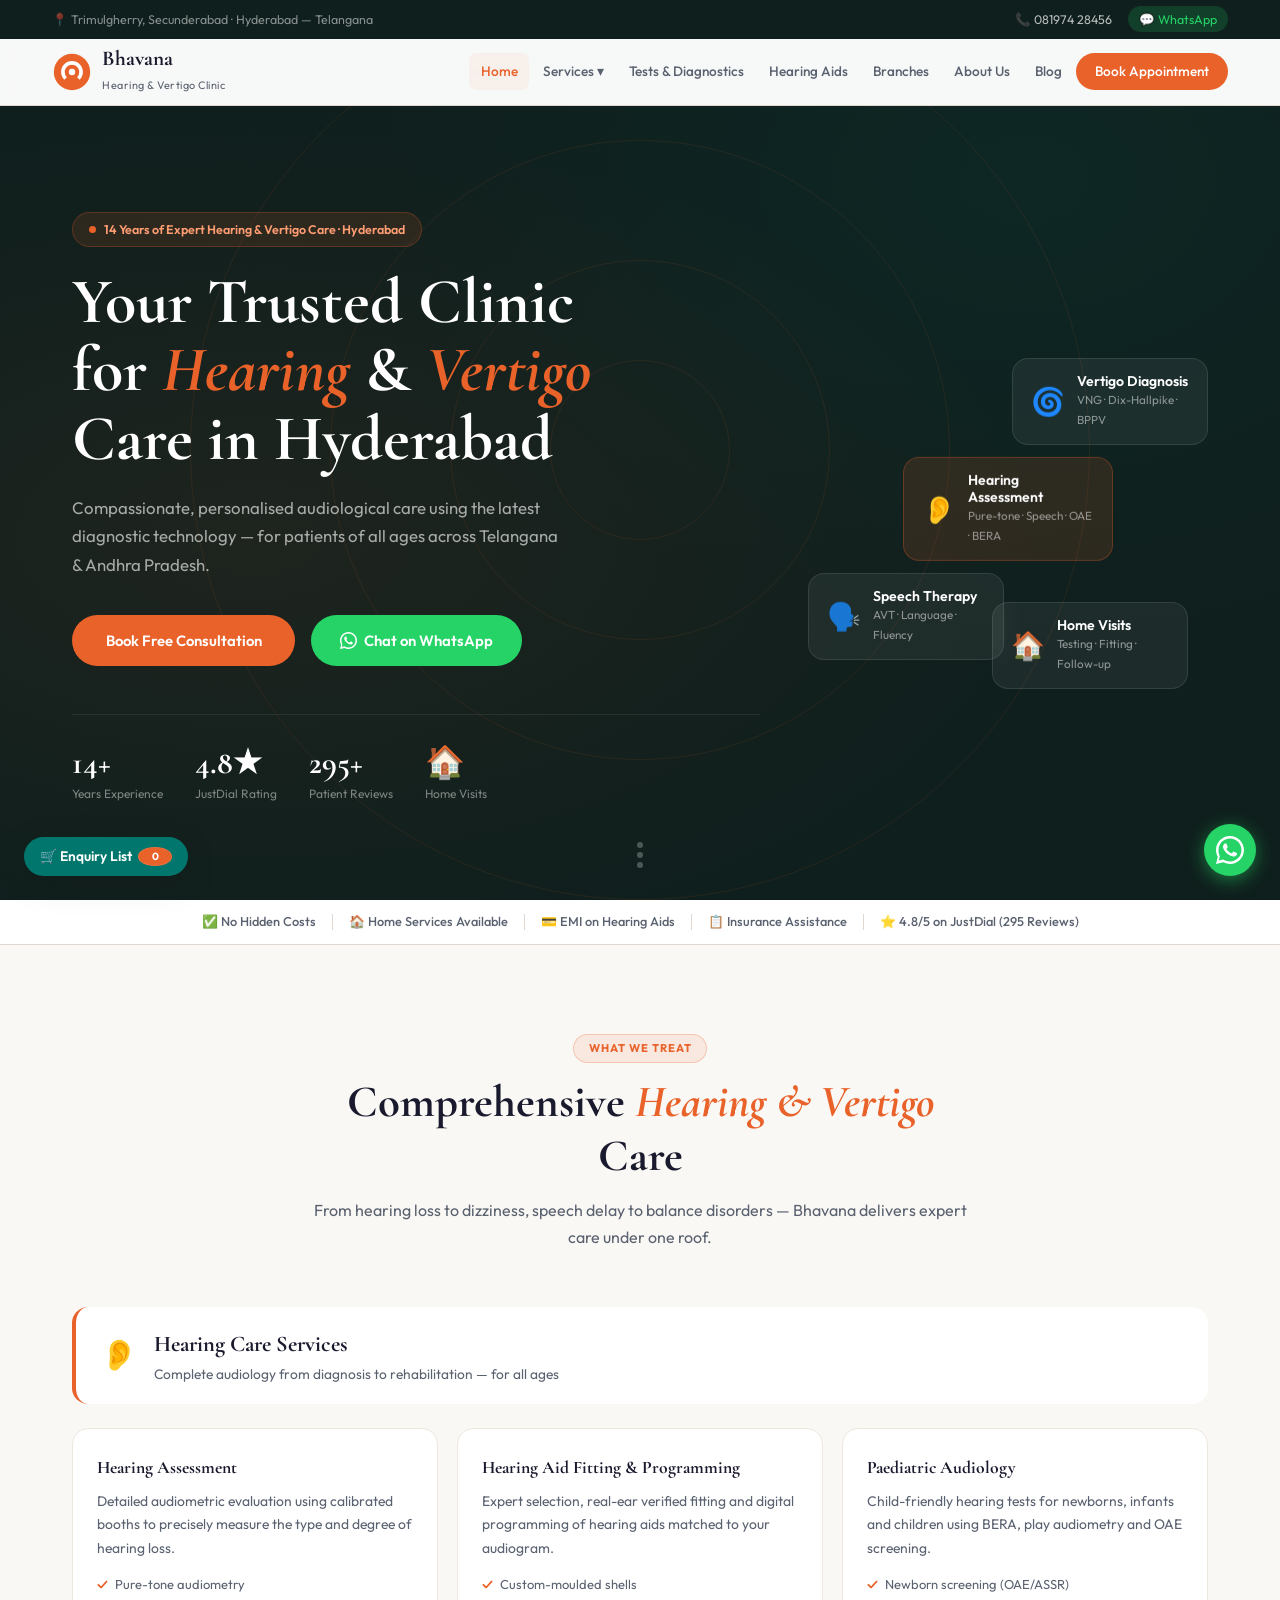
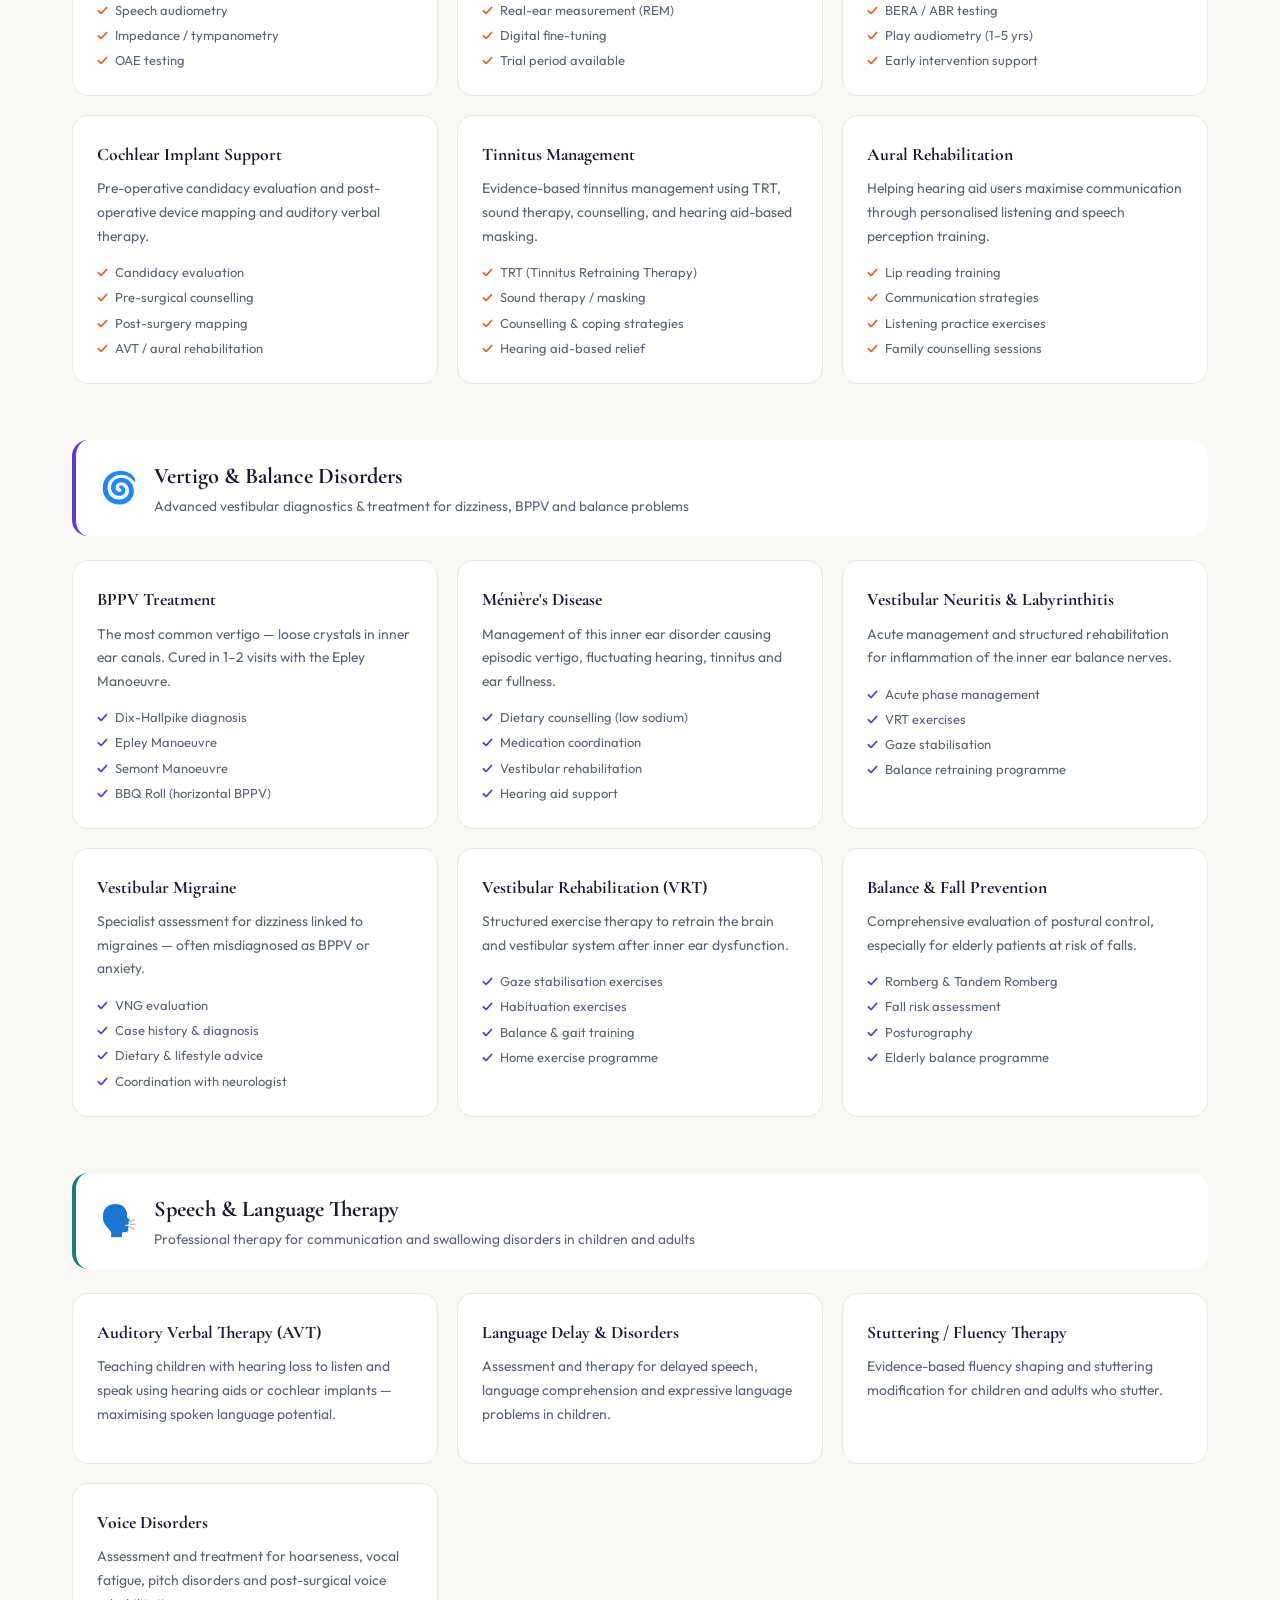
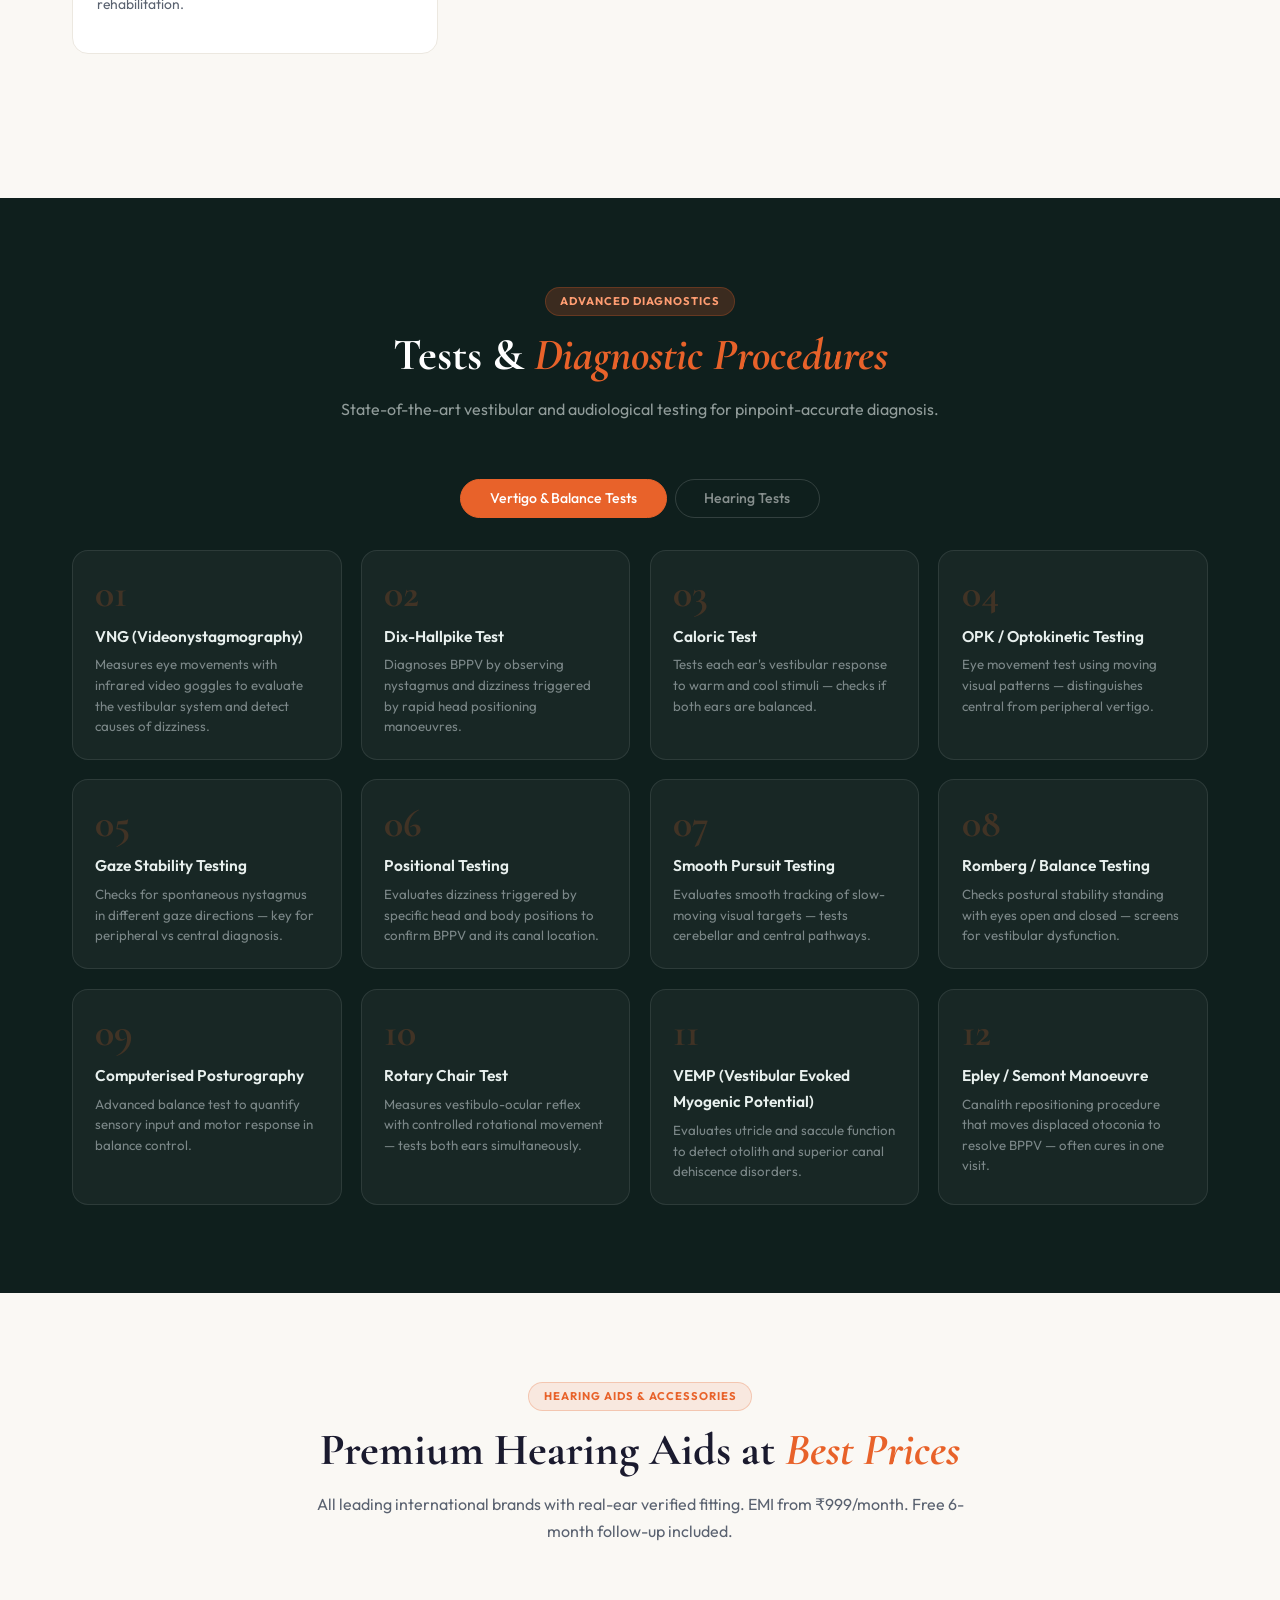
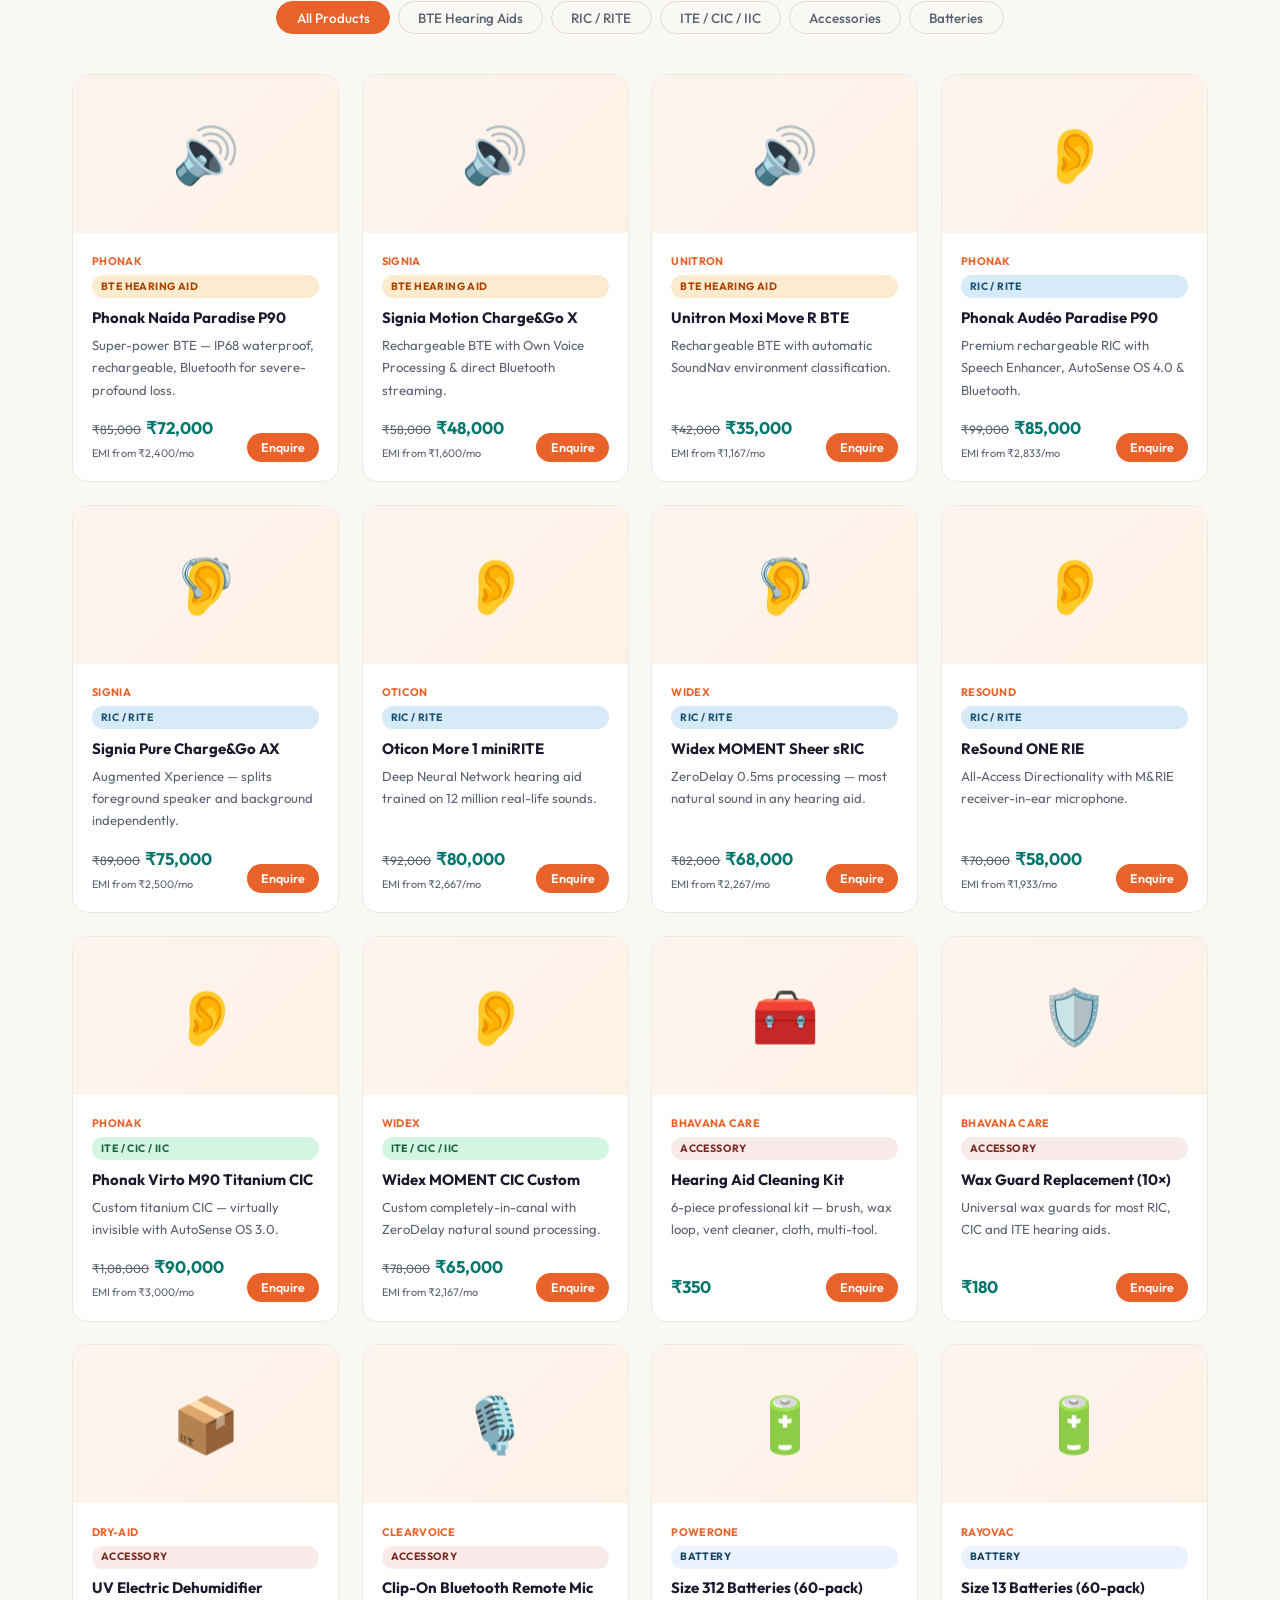
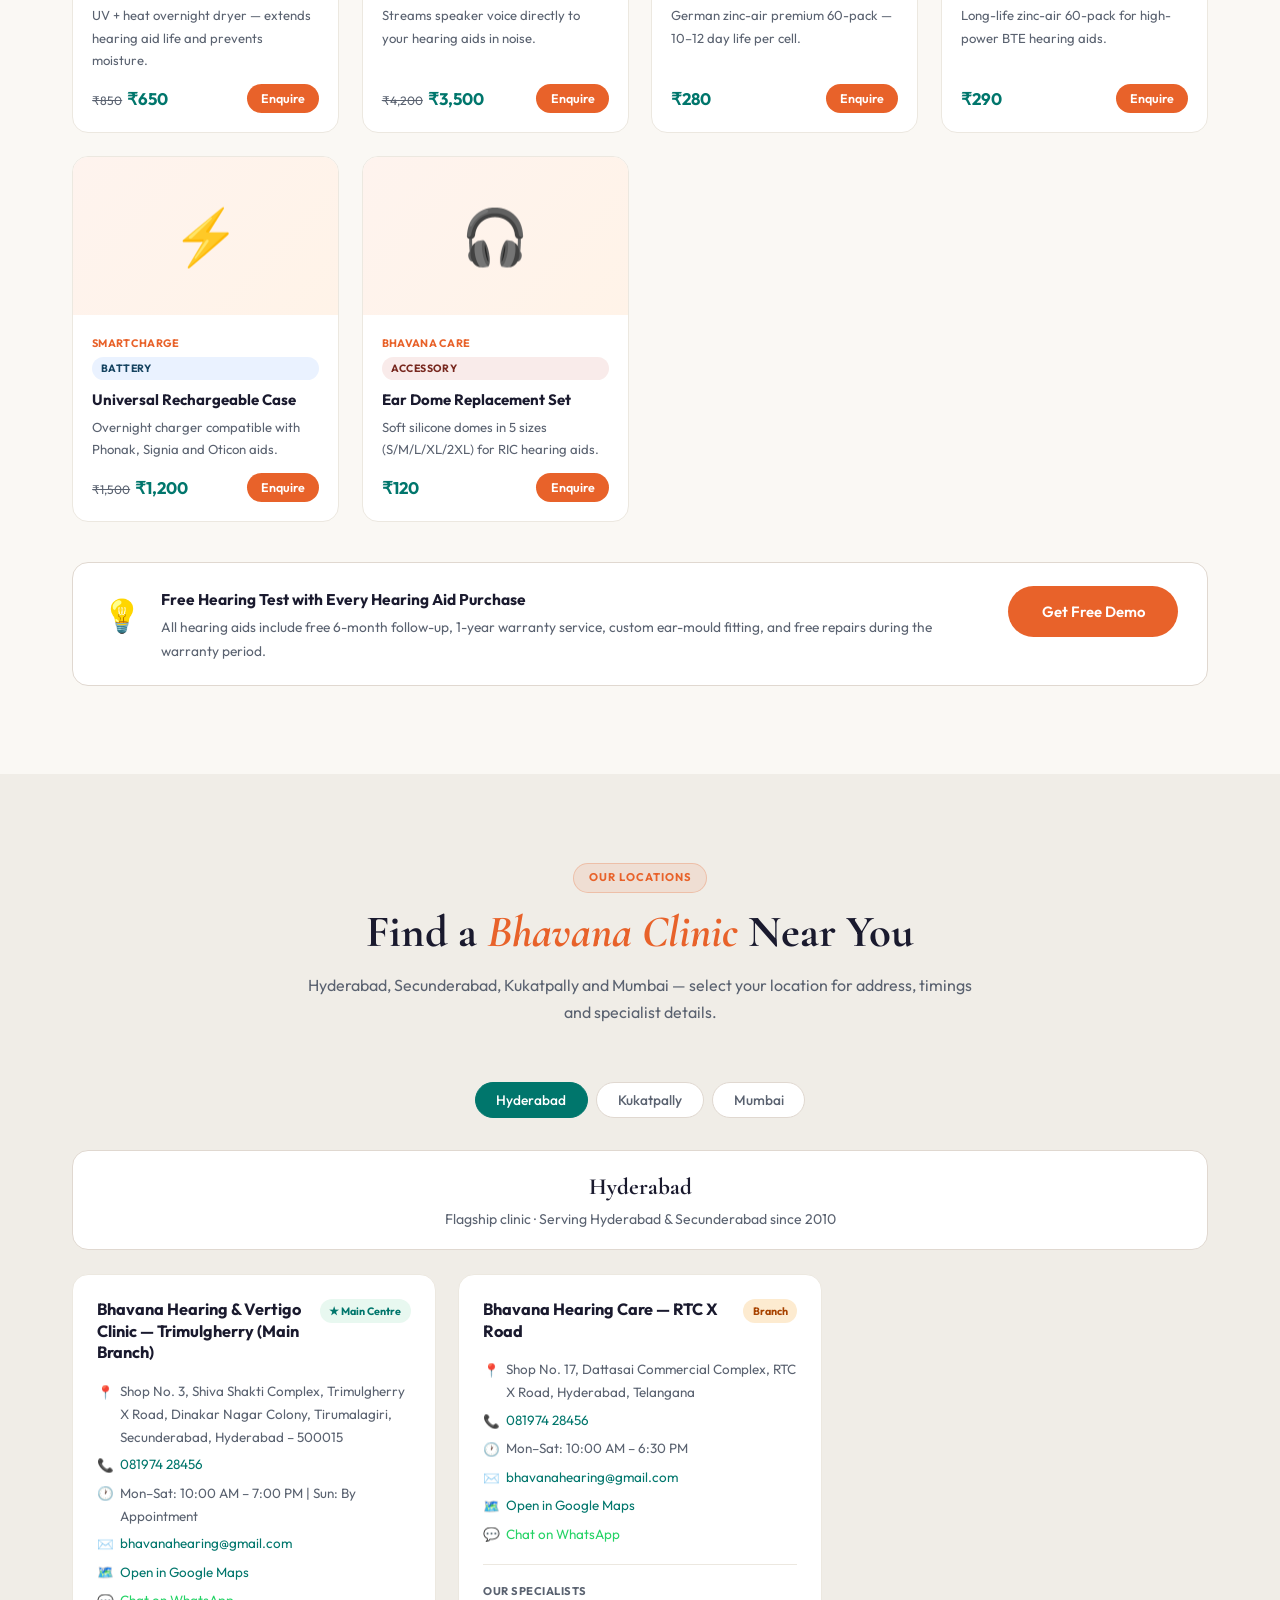
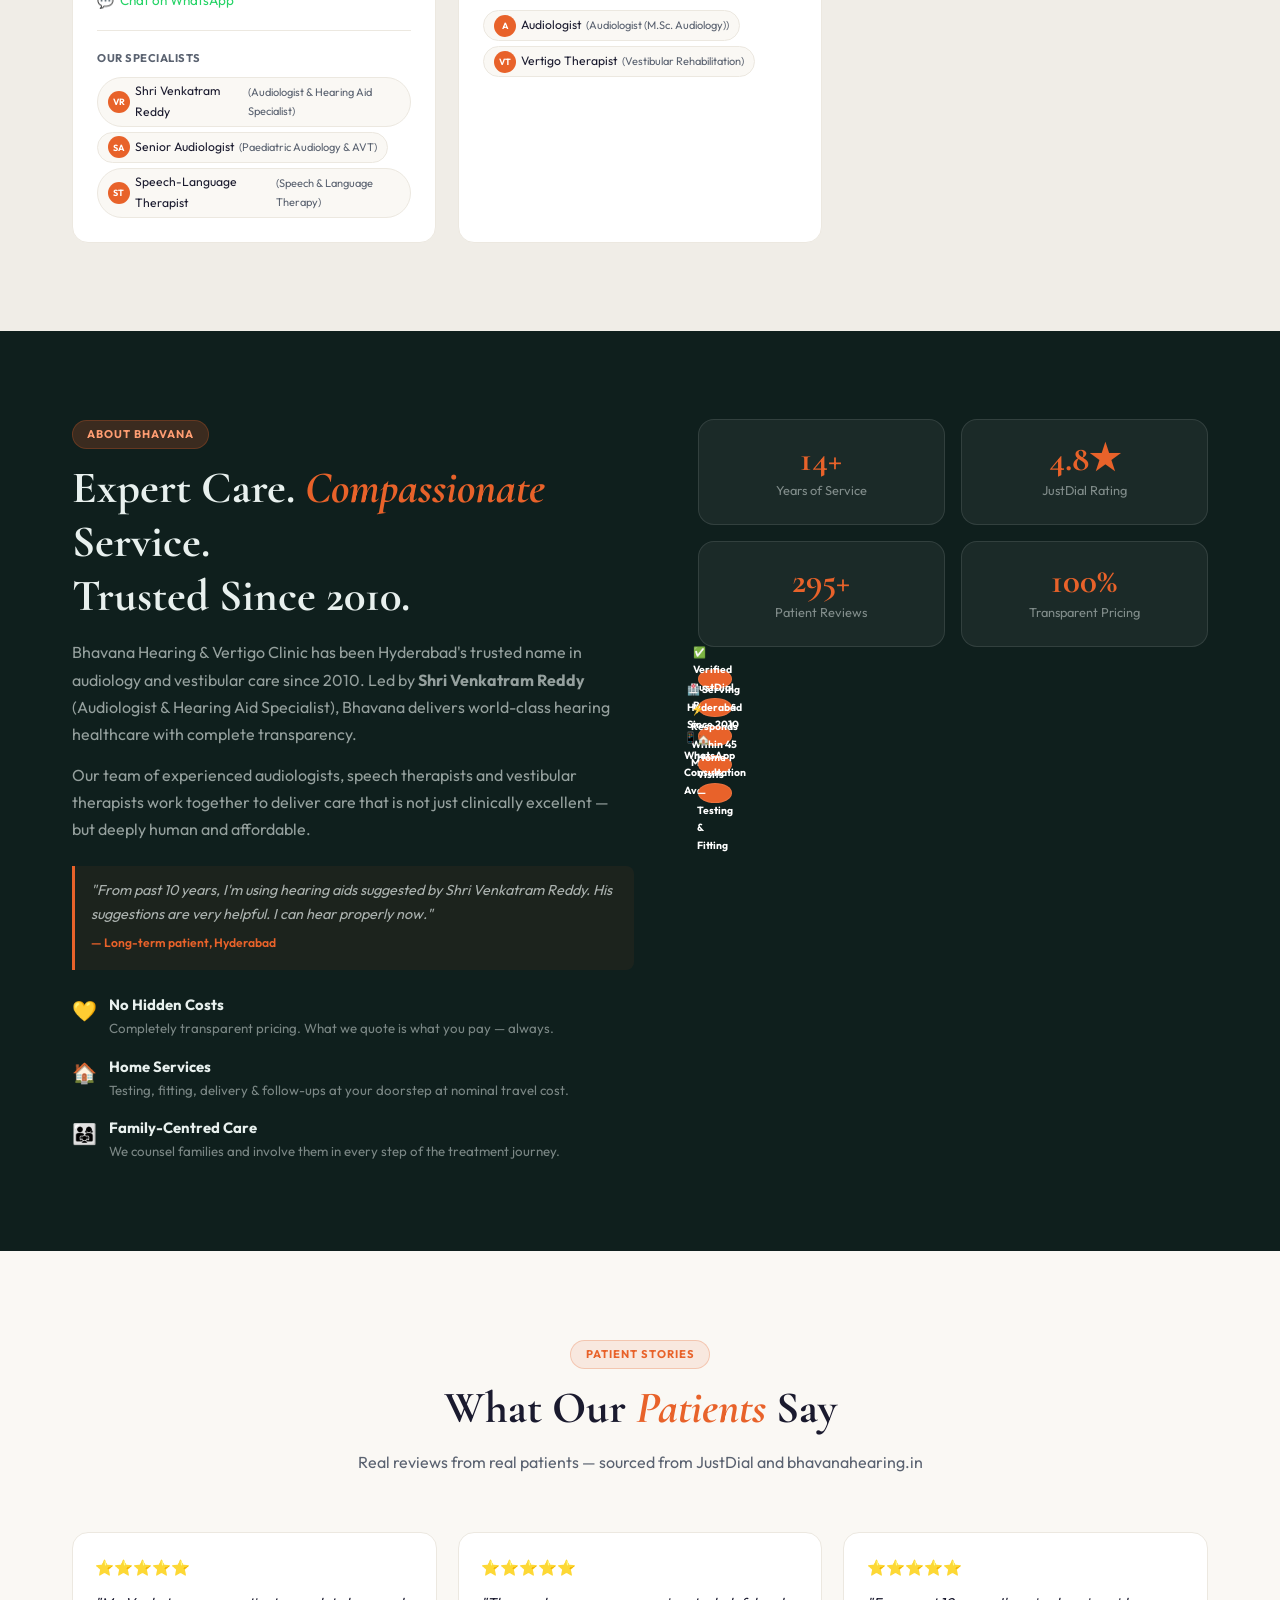
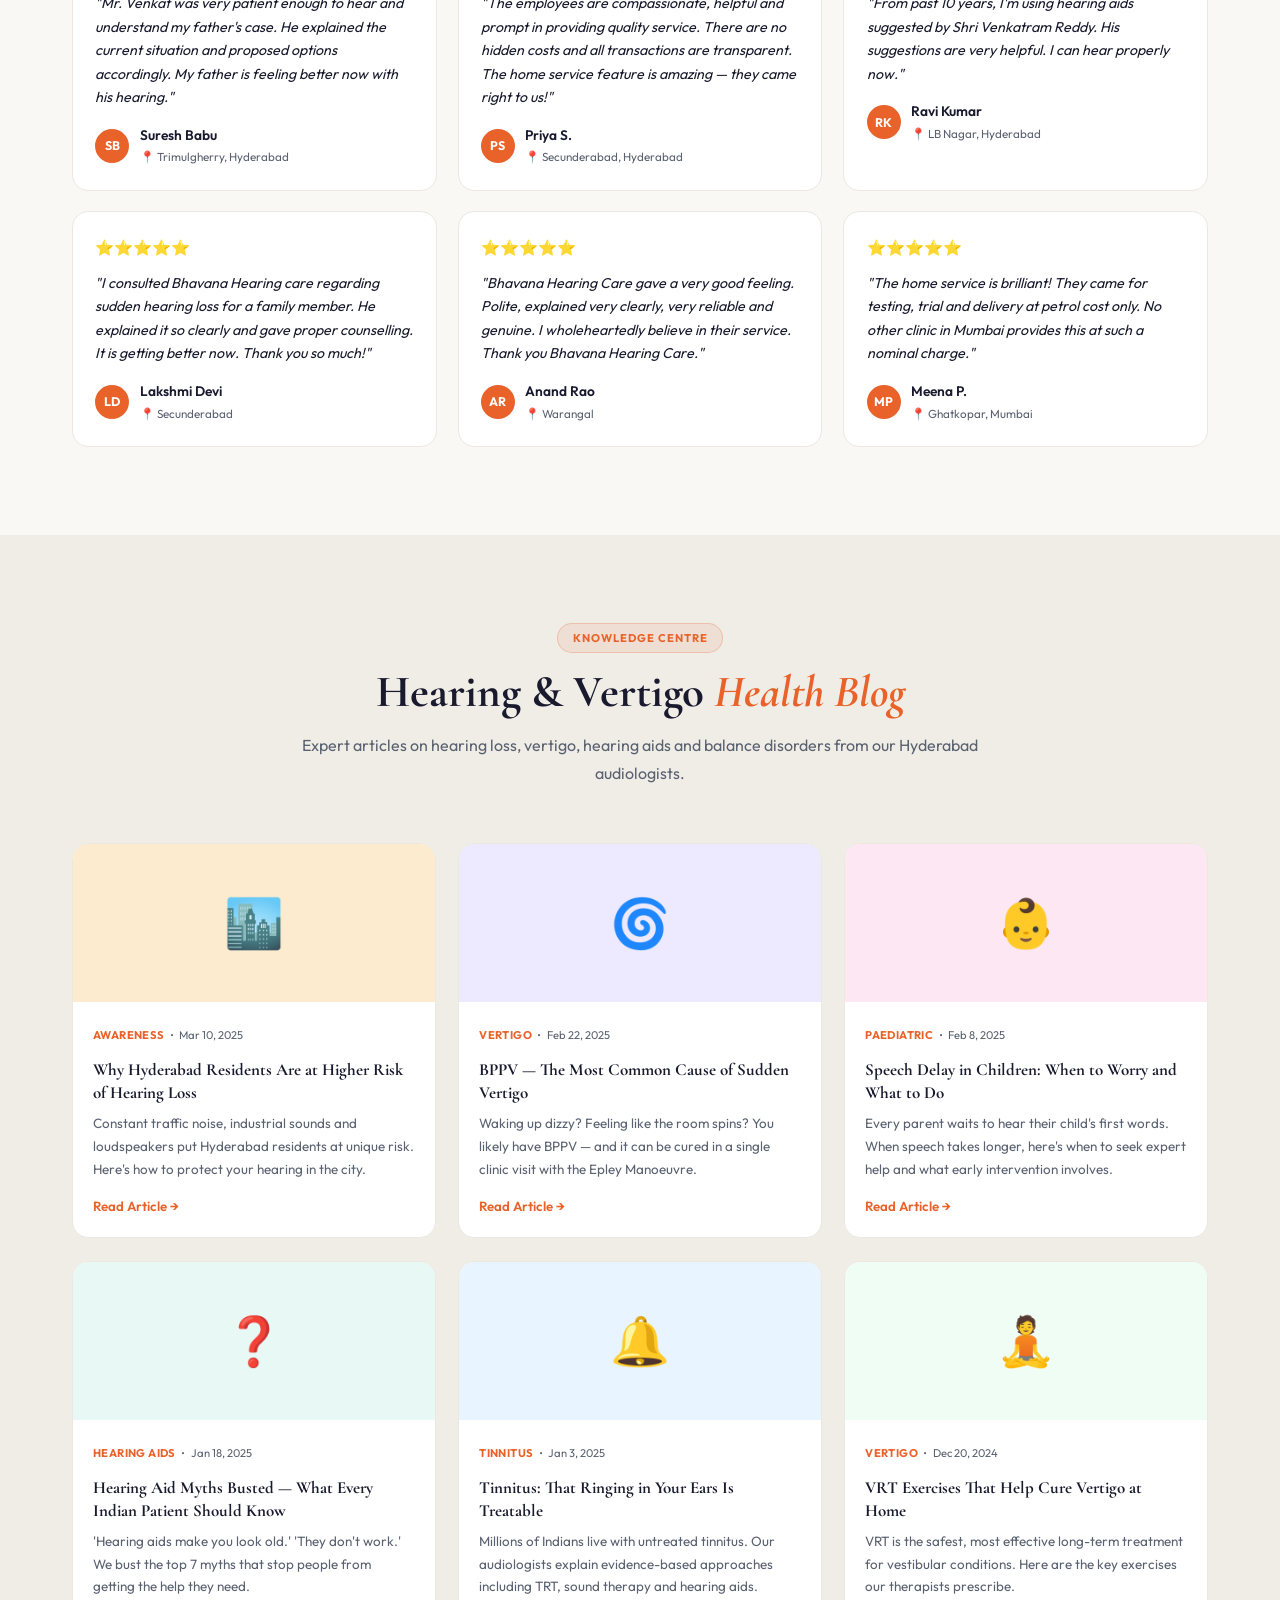
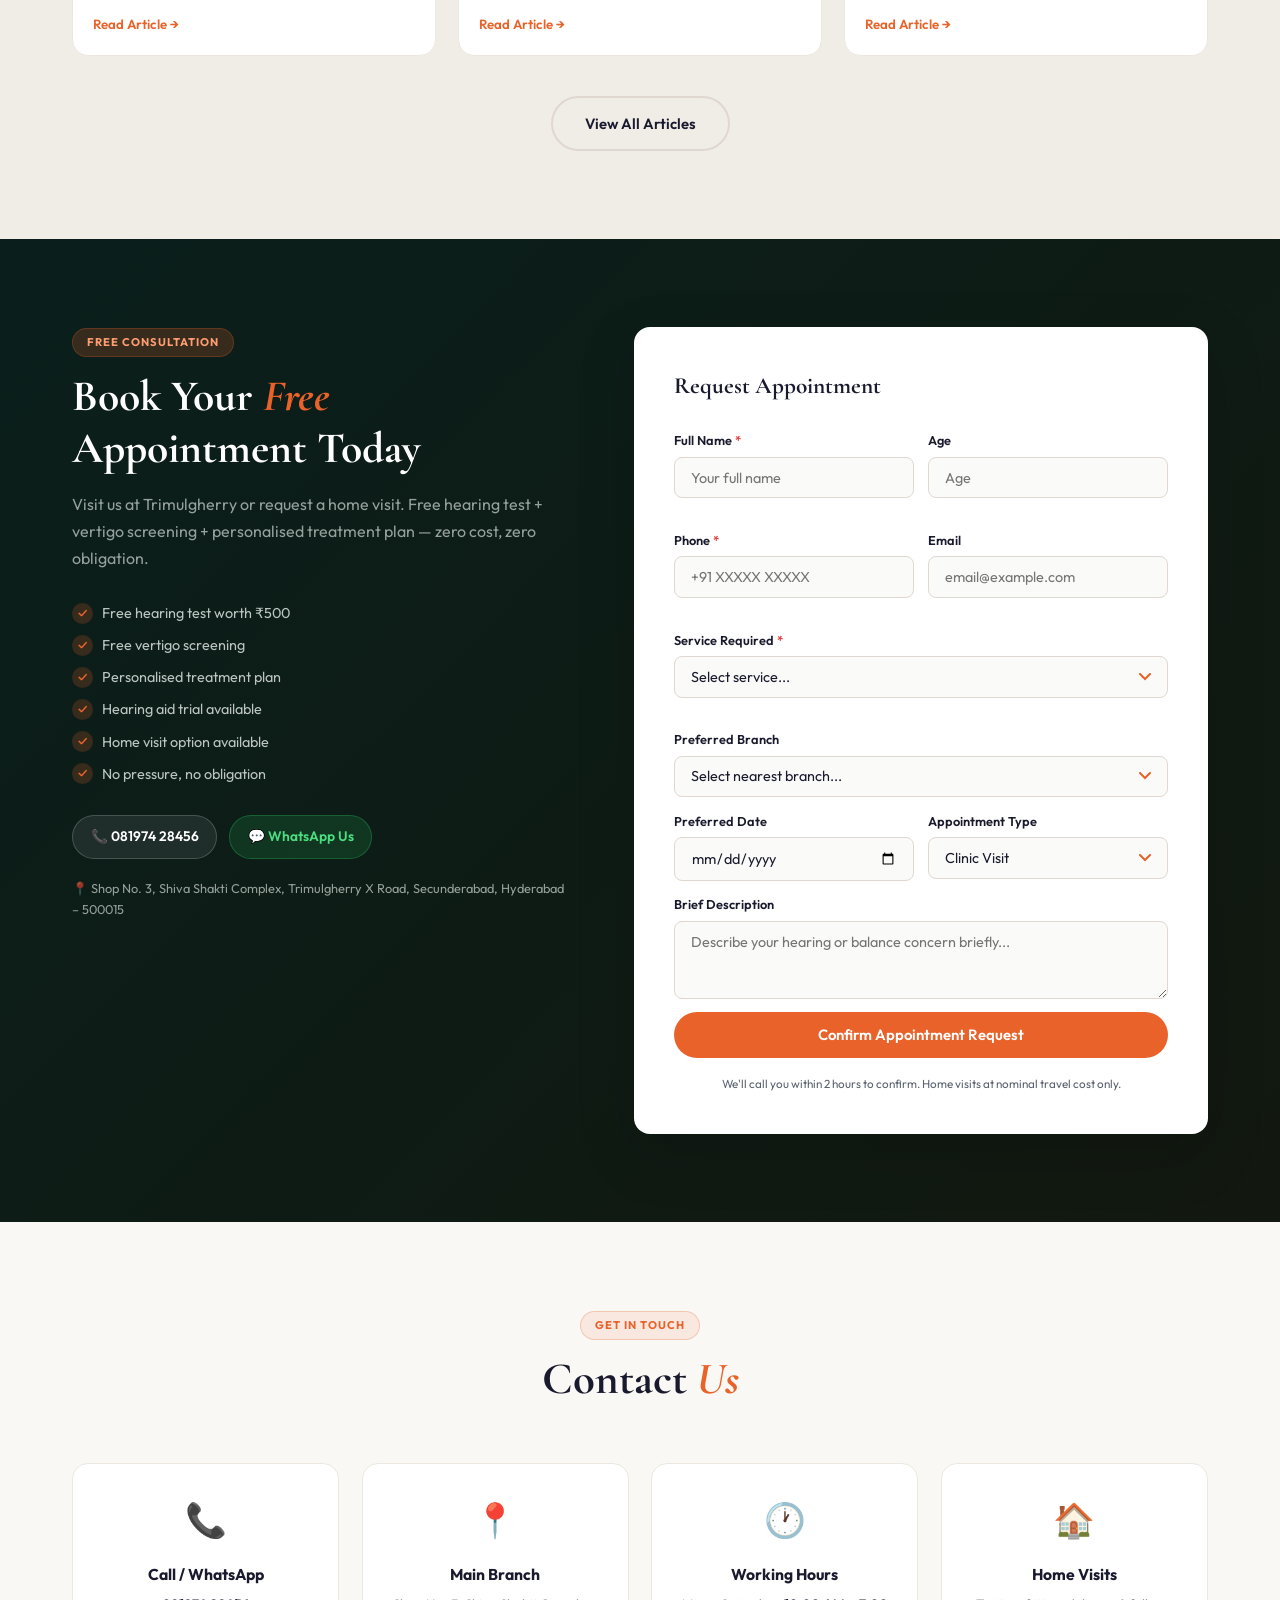
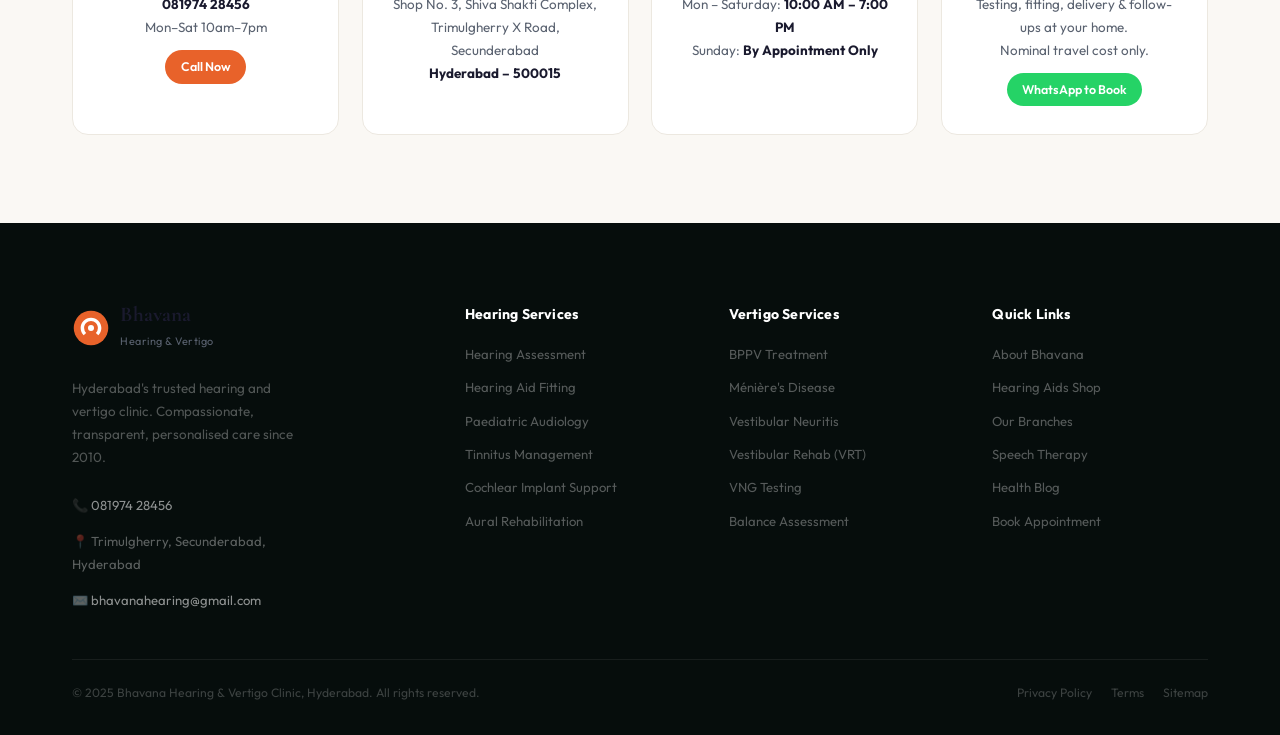
<file: bhavana.html>
<!DOCTYPE html>
<html lang="en">
<head>
<meta charset="UTF-8"/>
<meta name="viewport" content="width=device-width,initial-scale=1.0"/>
<title>Bhavana Hearing & Vertigo Clinic | Hyderabad | Expert Audiologist</title>
<meta name="description" content="Bhavana Hearing & Vertigo Clinic Hyderabad — Hearing Tests, Hearing Aids, Vertigo & BPPV Treatment, Speech Therapy. 14 Years Experience. 4.8★ JustDial. Home Visits Available."/>
<link rel="preconnect" href="https://fonts.googleapis.com"/>
<link href="https://fonts.googleapis.com/css2?family=Cormorant+Garamond:ital,wght@0,400;0,600;0,700;1,400;1,700&family=Outfit:wght@300;400;500;600;700&display=swap" rel="stylesheet"/>
<style>
/* ================================================================
   BHAVANA HEARING & VERTIGO CLINIC — Complete Stylesheet
   Warm Saffron + Deep Teal · Indian Medical Premium
================================================================ */
*,*::before,*::after{box-sizing:border-box;margin:0;padding:0}
:root{
  --or:#e8622a;--or-dk:#c44e1a;--or-lt:#ff9d72;
  --teal:#00766c;--teal-lt:#00a89a;
  --v:#5c3bce;--sp:#1a7f6e;
  --bg:#faf8f4;--bg-alt:#f0ede7;--bg-dark:#0f1f1d;--bg-card:#fff;
  --text:#1a1a2e;--text-lt:#5a6270;--text-inv:#e8f0ee;
  --bd:#e0d8d0;--bd-lt:#ece8e0;
  --sh:0 8px 36px rgba(0,0,0,.10);--sh-lg:0 20px 60px rgba(0,0,0,.15);
  --r:16px;--rs:8px;
  --fh:'Cormorant Garamond',serif;--fb:'Outfit',sans-serif;
  --tr:.3s cubic-bezier(.4,0,.2,1);
}
html{scroll-behavior:smooth}
body{font-family:var(--fb);background:var(--bg);color:var(--text);line-height:1.7;overflow-x:hidden}
::-webkit-scrollbar{width:5px}::-webkit-scrollbar-track{background:var(--bg)}::-webkit-scrollbar-thumb{background:var(--or);border-radius:3px}

/* PRELOADER */
#preloader{position:fixed;inset:0;z-index:9999;background:var(--bg-dark);display:flex;flex-direction:column;align-items:center;justify-content:center;gap:14px;transition:opacity .55s,visibility .55s}
#preloader.hide{opacity:0;visibility:hidden;pointer-events:none}
#preloader svg{width:68px;height:68px}
.pl-ring{stroke-dasharray:176;stroke-dashoffset:176;animation:drawRing 1.4s ease forwards .3s}
@keyframes drawRing{to{stroke-dashoffset:0}}
#preloader strong{font-family:var(--fh);font-size:2.2rem;color:#fff;letter-spacing:3px;animation:pulse 1.2s ease-in-out infinite}
#preloader span{font-size:.78rem;color:rgba(255,255,255,.4);letter-spacing:2px;text-transform:uppercase}
@keyframes pulse{0%,100%{opacity:.4}50%{opacity:1}}

/* NAV */
#navbar{position:fixed;top:0;left:0;right:0;z-index:1000}
.ntop{background:var(--bg-dark);padding:.4rem 0;transition:height var(--tr),opacity var(--tr)}
#navbar.scrolled .ntop{height:0;overflow:hidden;opacity:0;padding:0}
.ntop-inner{max-width:1240px;margin:0 auto;padding:0 2rem;display:flex;justify-content:space-between;align-items:center;font-size:.78rem;color:rgba(255,255,255,.5)}
.ntop-inner a{color:rgba(255,255,255,.7);text-decoration:none;font-size:.78rem;transition:color var(--tr)}
.ntop-inner a:hover{color:var(--or)}
.wa-lnk{background:rgba(37,211,102,.18);color:#25d366!important;padding:.15rem .7rem;border-radius:50px}
.nmain{background:rgba(255,255,255,.97);backdrop-filter:blur(18px);border-bottom:1px solid var(--bd);transition:box-shadow var(--tr)}
#navbar.scrolled .nmain{box-shadow:0 2px 24px rgba(0,0,0,.13)}
.nmain-inner{max-width:1240px;margin:0 auto;padding:0 2rem;display:flex;align-items:center;justify-content:space-between;height:66px;gap:1.5rem}
.logo{display:flex;align-items:center;gap:10px;text-decoration:none;flex-shrink:0}
.logo svg{width:40px;height:40px;flex-shrink:0}
.logo-txt strong{display:block;font-family:var(--fh);font-size:1.32rem;font-weight:700;color:var(--text);line-height:1.1}
.logo-txt span{font-size:.68rem;color:var(--text-lt);letter-spacing:.5px}
.nav-links{display:flex;align-items:center;list-style:none;gap:2px}
.nav-links>li{position:relative}
.nav-links a{display:block;color:var(--text-lt);text-decoration:none;font-size:.85rem;font-weight:500;padding:.44rem .72rem;border-radius:var(--rs);white-space:nowrap;transition:color var(--tr),background var(--tr)}
.nav-links a:hover,.nav-links a.act{color:var(--or);background:rgba(232,98,42,.06)}
.nav-cta{background:var(--or)!important;color:#fff!important;border-radius:50px!important;padding:.44rem 1.2rem!important}
.nav-cta:hover{background:var(--or-dk)!important}
/* dropdown */
.has-dd:hover .dd,.dd:hover{opacity:1;pointer-events:auto;transform:translateY(0)}
.dd{position:absolute;top:calc(100% + 6px);left:0;background:#fff;border:1px solid var(--bd);border-radius:var(--rs);box-shadow:var(--sh);min-width:190px;list-style:none;padding:.35rem 0;opacity:0;pointer-events:none;transform:translateY(-8px);transition:opacity var(--tr),transform var(--tr);z-index:20}
.dd a{font-size:.82rem;padding:.48rem 1rem;border-radius:0;color:var(--text)!important;background:none!important}
.dd a:hover{color:var(--or)!important;background:rgba(232,98,42,.05)!important}
.hbg{display:none;flex-direction:column;gap:5px;background:none;border:none;cursor:pointer;padding:4px}
.hbg span{display:block;width:24px;height:2px;background:var(--text);border-radius:2px;transition:transform var(--tr),opacity var(--tr)}
.hbg.open span:nth-child(1){transform:translateY(7px) rotate(45deg)}
.hbg.open span:nth-child(2){opacity:0}
.hbg.open span:nth-child(3){transform:translateY(-7px) rotate(-45deg)}

/* LAYOUT */
.wrap{max-width:1200px;margin:0 auto;padding:0 2rem}
.sec{padding:5.5rem 0}
.sec-dk{background:var(--bg-dark)}
.sec-alt{background:var(--bg-alt)}
.sec-cta{background:linear-gradient(135deg,#0a1f1c,#12180f)}
.sec-hd{text-align:center;max-width:680px;margin:0 auto 3.5rem}
.sec-hd h2{font-family:var(--fh);font-size:clamp(1.9rem,3.5vw,2.9rem);line-height:1.2;margin-bottom:.8rem}
.sec-hd h2 em,.sec-hd h2 i{color:var(--or);font-style:italic}
.sec-hd p{color:var(--text-lt);font-size:1rem}
.sec-hd.inv h2{color:#fff}
.sec-hd.inv p{color:rgba(232,240,238,.6)}
.tag{display:inline-block;background:rgba(232,98,42,.1);border:1px solid rgba(232,98,42,.25);color:var(--or);padding:.27rem .88rem;border-radius:50px;font-size:.7rem;font-weight:700;text-transform:uppercase;letter-spacing:1px;margin-bottom:.8rem}
.tag.inv{background:rgba(232,98,42,.2);color:var(--or-lt)}
[data-aos]{opacity:0;transform:translateY(24px);transition:opacity .65s ease,transform .65s ease}
[data-aos].visible{opacity:1;transform:none}

/* BUTTONS */
.btn{display:inline-flex;align-items:center;justify-content:center;font-family:var(--fb);font-weight:600;font-size:.93rem;border-radius:50px;text-decoration:none;border:none;cursor:pointer;transition:background var(--tr),transform var(--tr),box-shadow var(--tr);white-space:nowrap}
.btn-or{background:var(--or);color:#fff;padding:.82rem 2.1rem}
.btn-or:hover{background:var(--or-dk);transform:translateY(-2px);box-shadow:0 8px 22px rgba(232,98,42,.38)}
.btn-wa{background:#25d366;color:#fff;padding:.82rem 1.8rem;gap:.45rem}
.btn-wa:hover{background:#1da851;transform:translateY(-2px)}
.btn-ghost{background:transparent;color:#fff;padding:.8rem 2rem;border:2px solid rgba(255,255,255,.3)}
.btn-ghost:hover{border-color:#fff;background:rgba(255,255,255,.08)}
.btn-outline{background:transparent;color:var(--text);padding:.8rem 2rem;border:2px solid var(--bd)}
.btn-outline:hover{border-color:var(--or);color:var(--or)}
.btn-sm{display:inline-block;background:var(--or);color:#fff;padding:.38rem .95rem;border-radius:50px;font-size:.78rem;font-weight:600;text-decoration:none;transition:background var(--tr)}
.btn-sm:hover{background:var(--or-dk)}
.btn-wa-sm{background:#25d366}.btn-wa-sm:hover{background:#1da851}
.btn-full{width:100%;justify-content:center}

/* HERO */
.hero{min-height:100vh;background:var(--bg-dark);position:relative;overflow:hidden;display:flex;flex-direction:column;padding-top:102px}
.hero-bg{position:absolute;inset:0;background:radial-gradient(ellipse at 20% 60%,rgba(232,98,42,.07) 0%,transparent 55%),radial-gradient(ellipse at 80% 20%,rgba(0,118,108,.09) 0%,transparent 45%);pointer-events:none}
.hero-rings{position:absolute;top:50%;left:50%;pointer-events:none}
.hring{position:absolute;border-radius:50%;border:1px solid rgba(232,98,42,.1);transform:translate(-50%,-50%);animation:hripple 6s ease-out infinite}
.h1{width:180px;height:180px;animation-delay:0s}.h2{width:380px;height:380px;animation-delay:1.2s}.h3{width:620px;height:620px;animation-delay:2.4s}.h4{width:900px;height:900px;animation-delay:3.6s}
@keyframes hripple{0%{opacity:.65;transform:translate(-50%,-50%) scale(.9)}100%{opacity:0;transform:translate(-50%,-50%) scale(1.08)}}
.hero-grid{flex:1;display:grid;grid-template-columns:1fr 400px;gap:3rem;align-items:center;padding:4rem 2rem 3rem;max-width:1200px;margin:0 auto;width:100%;position:relative;z-index:2}
.hbadge{display:inline-flex;align-items:center;gap:.5rem;background:rgba(232,98,42,.12);border:1px solid rgba(232,98,42,.25);color:var(--or-lt);padding:.38rem 1rem;border-radius:50px;font-size:.78rem;font-weight:600;margin-bottom:1.3rem;animation:fadeUp .8s ease both}
.bdot{width:7px;height:7px;border-radius:50%;background:var(--or);animation:blink 1.5s ease-in-out infinite}
@keyframes blink{0%,100%{opacity:1}50%{opacity:.3}}
.hero-content h1{font-family:var(--fh);font-size:clamp(2.6rem,5vw,5rem);color:#fff;line-height:1.07;margin-bottom:1.3rem;animation:fadeUp .8s .15s ease both}
.hero-content h1 em{color:var(--or);font-style:italic}
.hero-content p{font-size:1.05rem;color:rgba(255,255,255,.62);max-width:490px;margin-bottom:2.2rem;animation:fadeUp .8s .3s ease both}
.hbtns{display:flex;gap:1rem;flex-wrap:wrap;animation:fadeUp .8s .45s ease both}
.hbtns svg{flex-shrink:0}
.hstats{display:flex;gap:2rem;flex-wrap:wrap;margin-top:3rem;animation:fadeUp .8s .6s ease both;padding-top:2rem;border-top:1px solid rgba(255,255,255,.08)}
.hstat strong{display:block;font-family:var(--fh);font-size:2rem;color:#fff;line-height:1}
.hstat span{font-size:.75rem;color:rgba(255,255,255,.45)}
/* hero visual */
.hero-vis{position:relative;display:flex;align-items:center;justify-content:center;animation:fadeUp .9s .4s ease both;height:360px}
.hcard{position:absolute;background:rgba(255,255,255,.06);backdrop-filter:blur(12px);border:1px solid rgba(255,255,255,.1);border-radius:var(--r);padding:.9rem 1.1rem;display:flex;align-items:center;gap:.75rem}
.hcard-ico{font-size:1.7rem;flex-shrink:0}
.hcard strong{display:block;font-size:.88rem;font-weight:600;color:#fff;line-height:1.2}
.hcard p{font-size:.73rem;color:rgba(255,255,255,.5);margin:0}
.hc1{top:50%;left:50%;transform:translate(-50%,-50%);width:210px;background:rgba(232,98,42,.14);border-color:rgba(232,98,42,.3);animation:floatC 6.5s ease-in-out infinite}
@keyframes floatC{0%,100%{top:50%}50%{top:calc(50% - 10px)}}
.hc2{top:8%;right:0;width:196px;animation:flt 6s .5s ease-in-out infinite}
.hc3{bottom:8%;left:0;width:196px;animation:flt 6s 1s ease-in-out infinite}
.hc4{bottom:0;right:5%;width:196px;animation:flt 6s 1.5s ease-in-out infinite}
@keyframes flt{0%,100%{transform:translateY(0)}50%{transform:translateY(-9px)}}
.hero-scroll{position:absolute;bottom:2rem;left:50%;transform:translateX(-50%);z-index:2;display:flex;flex-direction:column;align-items:center;gap:5px}
.hero-scroll a{display:flex;flex-direction:column;align-items:center;gap:4px;text-decoration:none}
.hero-scroll span{width:6px;height:6px;border-radius:50%;background:rgba(255,255,255,.25);animation:sdot .9s ease-in-out infinite}
.hero-scroll span:nth-child(2){animation-delay:.2s}.hero-scroll span:nth-child(3){animation-delay:.4s}
@keyframes sdot{0%,100%{opacity:.25}50%{opacity:.9}}
@keyframes fadeUp{from{opacity:0;transform:translateY(26px)}to{opacity:1;transform:none}}

/* TRUST BAR */
.tbar{background:#fff;border-bottom:1px solid var(--bd);padding:.7rem 0}
.tbar-inner{display:flex;align-items:center;justify-content:center;gap:1rem;flex-wrap:wrap;max-width:1200px;margin:0 auto;padding:0 2rem}
.ti{display:flex;align-items:center;gap:.4rem;font-size:.8rem;font-weight:500;color:var(--text-lt)}
.tsep{width:1px;height:16px;background:var(--bd)}

/* SERVICES */
.svc-cat{margin-bottom:3.5rem}
.sc-hdr{display:flex;align-items:center;gap:1rem;margin-bottom:1.5rem;padding:1.1rem 1.5rem;background:#fff;border-radius:var(--r);border-left:4px solid var(--or)}
.sc-hdr.v{border-left-color:var(--v)}
.sc-hdr.sp{border-left-color:var(--sp)}
.sc-hdr-ico{font-size:1.9rem;flex-shrink:0}
.sc-hdr h3{font-family:var(--fh);font-size:1.4rem;color:var(--text)}
.sc-hdr p{font-size:.86rem;color:var(--text-lt);margin:0}
.svc-grid{display:grid;grid-template-columns:repeat(auto-fit,minmax(280px,1fr));gap:1.2rem}
.svc-card{background:#fff;border:1px solid var(--bd-lt);border-radius:var(--r);padding:1.5rem;transition:transform var(--tr),box-shadow var(--tr),border-color var(--tr)}
.svc-card:hover{transform:translateY(-5px);box-shadow:var(--sh);border-color:var(--or)}
.svc-card.v:hover{border-color:var(--v)}
.svc-card.sp:hover{border-color:var(--sp)}
.svc-card h4{font-family:var(--fh);font-size:1.1rem;margin-bottom:.45rem}
.svc-card p{font-size:.87rem;color:var(--text-lt);margin-bottom:.8rem}
.svc-card ul{list-style:none;display:flex;flex-direction:column;gap:.2rem}
.svc-card ul li{font-size:.81rem;color:var(--text-lt);padding-left:1.1rem;position:relative}
.svc-card ul li::before{content:"✓";position:absolute;left:0;color:var(--or);font-weight:700}
.svc-card.v ul li::before{color:var(--v)}
.svc-card.sp ul li::before{color:var(--sp)}

/* TESTS */
.ttabs{display:flex;gap:.5rem;justify-content:center;margin-bottom:2rem}
.ttab{padding:.58rem 1.8rem;border-radius:50px;border:1.5px solid rgba(255,255,255,.15);background:transparent;color:rgba(255,255,255,.5);cursor:pointer;font-family:var(--fb);font-size:.88rem;font-weight:500;transition:all var(--tr)}
.ttab.act,.ttab:hover{background:var(--or);color:#fff;border-color:var(--or)}
.tpanel{display:none}.tpanel.act{display:block}
.tgrid{display:grid;grid-template-columns:repeat(auto-fill,minmax(240px,1fr));gap:1.2rem}
.tcard{background:rgba(255,255,255,.04);border:1px solid rgba(255,255,255,.09);border-radius:var(--r);padding:1.4rem;transition:background var(--tr),border-color var(--tr)}
.tcard:hover{background:rgba(232,98,42,.08);border-color:rgba(232,98,42,.28)}
.tnum{font-family:var(--fh);font-size:2.5rem;font-weight:700;color:rgba(232,98,42,.2);line-height:1;margin-bottom:.6rem}
.tcard h4{font-size:.97rem;font-weight:600;color:var(--text-inv);margin-bottom:.35rem}
.tcard p{font-size:.83rem;color:rgba(232,240,245,.48);line-height:1.55}

/* SHOP */
.sfilters{display:flex;flex-wrap:wrap;gap:.5rem;justify-content:center;margin-bottom:2.5rem}
.sfbtn{padding:.46rem 1.2rem;border-radius:50px;border:1.5px solid var(--bd);background:transparent;cursor:pointer;font-family:var(--fb);font-size:.84rem;font-weight:500;color:var(--text-lt);transition:all var(--tr)}
.sfbtn.act,.sfbtn:hover{background:var(--or);color:#fff;border-color:var(--or)}
.pgrid{display:grid;grid-template-columns:repeat(auto-fill,minmax(248px,1fr));gap:1.4rem}
.pcard{background:#fff;border:1px solid var(--bd-lt);border-radius:var(--r);overflow:hidden;display:flex;flex-direction:column;transition:transform var(--tr),box-shadow var(--tr)}
.pcard:hover{transform:translateY(-5px);box-shadow:var(--sh)}
.pimg{height:158px;display:flex;align-items:center;justify-content:center;font-size:3.4rem;background:linear-gradient(135deg,#fef3ee,#fff3e8)}
.pbody{padding:1.2rem;flex:1;display:flex;flex-direction:column}
.pbrand{font-size:.68rem;font-weight:700;text-transform:uppercase;letter-spacing:.3px;color:var(--or);margin-bottom:.3rem}
.pbadge{display:inline-block;font-size:.66rem;font-weight:700;text-transform:uppercase;letter-spacing:.4px;padding:.16rem .55rem;border-radius:50px;margin-bottom:.4rem}
.cat-bte{background:#fdebd0;color:#a84300}.cat-ric{background:#d6eaf8;color:#1a5276}.cat-ite{background:#d5f5e3;color:#1a6340}.cat-acc{background:#f9ebea;color:#78281f}.cat-bat{background:#eaf2ff;color:#154360}
.pbody h4{font-size:.94rem;font-weight:700;margin-bottom:.22rem}
.pbody p{font-size:.82rem;color:var(--text-lt);flex:1;margin-bottom:.8rem}
.pfooter{display:flex;align-items:flex-end;justify-content:space-between;gap:.5rem;flex-wrap:wrap;margin-top:auto}
.pprice{font-weight:700;font-size:1.05rem;color:var(--teal)}
.pprice del{font-size:.76rem;color:var(--text-lt);font-weight:400;margin-right:2px}
.pemi{display:block;font-size:.68rem;color:var(--text-lt);font-weight:400;margin-top:.1rem}
.pbtn{background:var(--or);color:#fff;border:none;padding:.44rem .88rem;border-radius:50px;cursor:pointer;font-family:var(--fb);font-size:.78rem;font-weight:600;transition:background var(--tr),transform var(--tr);white-space:nowrap}
.pbtn:hover{background:var(--or-dk);transform:scale(1.05)}
.shop-note{display:flex;align-items:flex-start;gap:1.2rem;background:#fff;border:1px solid var(--bd);border-radius:var(--r);padding:1.4rem 1.8rem;margin-top:2.5rem;flex-wrap:wrap}
.sn-ico{font-size:2rem;flex-shrink:0;padding-top:.15rem}
.shop-note>div{flex:1;min-width:180px}
.shop-note strong{font-size:.97rem;font-weight:700;display:block;margin-bottom:.25rem}
.shop-note p{font-size:.86rem;color:var(--text-lt);margin:0}

/* BRANCHES */
.bstabs{display:flex;flex-wrap:wrap;gap:.5rem;justify-content:center;margin-bottom:2rem}
.bstab{padding:.48rem 1.3rem;border-radius:50px;border:1.5px solid var(--bd);background:#fff;cursor:pointer;font-family:var(--fb);font-size:.86rem;font-weight:500;color:var(--text-lt);transition:all var(--tr)}
.bstab.act,.bstab:hover{background:var(--teal);color:#fff;border-color:var(--teal)}
.bcon{min-height:240px}
.bph{text-align:center;padding:4rem 2rem;color:var(--text-lt)}
.bph h3{font-family:var(--fh);font-size:1.5rem;margin:.5rem 0}
.dh{background:#fff;border:1px solid var(--bd);border-radius:var(--r);padding:1.1rem 1.8rem;margin-bottom:1.5rem;text-align:center}
.dh h3{font-family:var(--fh);font-size:1.45rem}
.dh p{color:var(--text-lt);font-size:.88rem}
.bgrid{display:grid;grid-template-columns:repeat(auto-fill,minmax(320px,1fr));gap:1.4rem}
.bcard{background:#fff;border:1px solid var(--bd-lt);border-radius:var(--r);padding:1.5rem;transition:transform var(--tr),box-shadow var(--tr)}
.bcard:hover{transform:translateY(-4px);box-shadow:var(--sh)}
.bcard-top{display:flex;justify-content:space-between;align-items:flex-start;gap:.5rem;margin-bottom:1rem}
.bname{font-weight:700;font-size:1.02rem;line-height:1.32;color:var(--text)}
.btag{flex-shrink:0;font-size:.67rem;font-weight:700;padding:.17rem .58rem;border-radius:50px;background:#fdebd0;color:#a84300}
.btag.main{background:#e8f8f0;color:var(--teal)}
.binfo{display:flex;flex-direction:column;gap:.3rem}
.brow{display:flex;align-items:flex-start;gap:6px;font-size:.84rem;color:var(--text-lt)}
.brow .ico{flex-shrink:0;margin-top:.05rem}
.brow a{color:var(--teal);text-decoration:none}.brow a:hover{text-decoration:underline}
.dsec{margin-top:1.1rem;padding-top:1.1rem;border-top:1px solid var(--bd-lt)}
.dlbl{font-size:.7rem;font-weight:700;text-transform:uppercase;letter-spacing:.5px;color:var(--text-lt);margin-bottom:.55rem}
.dchips{display:flex;flex-wrap:wrap;gap:.3rem}
.dchip{display:inline-flex;align-items:center;gap:5px;background:var(--bg);border:1px solid var(--bd-lt);border-radius:50px;padding:.22rem .62rem;font-size:.76rem}
.dav{width:22px;height:22px;border-radius:50%;background:var(--or);color:#fff;display:inline-flex;align-items:center;justify-content:center;font-size:.56rem;font-weight:700;flex-shrink:0}
.dsp{color:var(--text-lt);font-size:.69rem}

/* ABOUT */
.about-grid{display:grid;grid-template-columns:1.1fr 1fr;gap:4rem;align-items:start}
.about-l h2{font-family:var(--fh);font-size:clamp(1.9rem,3.5vw,2.8rem);color:var(--text-inv);line-height:1.2;margin-bottom:1rem}
.about-l h2 em{color:var(--or);font-style:italic}
.about-l>p{color:rgba(232,240,238,.62);margin-bottom:.85rem}
blockquote{border-left:3px solid var(--or);padding:.75rem 1rem 1rem;margin:1.4rem 0;background:rgba(232,98,42,.06);border-radius:0 8px 8px 0;font-style:italic;color:rgba(232,240,238,.7);font-size:.9rem}
blockquote cite{display:block;margin-top:.4rem;font-size:.76rem;font-style:normal;color:var(--or);font-weight:600}
.avlist{display:flex;flex-direction:column;gap:.85rem;margin-top:1.4rem}
.av{display:flex;align-items:flex-start;gap:.75rem}
.av>span{font-size:1.25rem;flex-shrink:0;margin-top:2px}
.av strong{display:block;color:var(--text-inv);font-size:.93rem}
.av p{color:rgba(232,240,238,.5);font-size:.83rem;margin:0}
.asgrid{display:grid;grid-template-columns:1fr 1fr;gap:1rem;margin-bottom:1.4rem}
.ascard{background:rgba(255,255,255,.05);border:1px solid rgba(255,255,255,.1);border-radius:var(--r);padding:1.3rem;text-align:center;transition:transform var(--tr)}
.ascard:hover{transform:translateY(-4px)}
.ascard strong{display:block;font-family:var(--fh);font-size:2.2rem;color:var(--or);line-height:1}
.ascard span{color:rgba(232,240,238,.5);font-size:.8rem}
.cbadges{display:flex;flex-direction:column;gap:.55rem}
.cbadge{background:rgba(255,255,255,.05);border:1px solid rgba(255,255,255,.09);border-radius:8px;padding:.55rem 1rem;font-size:.83rem;color:rgba(232,240,238,.7)}

/* TESTIMONIALS */
.tgrid2{display:grid;grid-template-columns:repeat(auto-fill,minmax(295px,1fr));gap:1.3rem}
.tcard2{background:#fff;border:1px solid var(--bd-lt);border-radius:var(--r);padding:1.4rem;transition:transform var(--tr),box-shadow var(--tr)}
.tcard2:hover{transform:translateY(-4px);box-shadow:var(--sh)}
.tstars{color:#f59e0b;font-size:.95rem;margin-bottom:.7rem}
.ttxt{font-size:.89rem;color:var(--text);font-style:italic;margin-bottom:.9rem;line-height:1.65}
.tauth{display:flex;align-items:center;gap:.65rem}
.tav{width:34px;height:34px;border-radius:50%;background:var(--or);color:#fff;display:flex;align-items:center;justify-content:center;font-size:.78rem;font-weight:700;flex-shrink:0}
.tname{font-weight:600;font-size:.86rem}
.tloc{font-size:.73rem;color:var(--text-lt)}

/* BLOG */
.blogrid{display:grid;grid-template-columns:repeat(auto-fill,minmax(305px,1fr));gap:1.4rem}
.blocard{background:#fff;border:1px solid var(--bd-lt);border-radius:var(--r);overflow:hidden;display:flex;flex-direction:column;transition:transform var(--tr),box-shadow var(--tr)}
.blocard:hover{transform:translateY(-4px);box-shadow:var(--sh)}
.blothumb{height:158px;display:flex;align-items:center;justify-content:center;font-size:3rem}
.blobody{padding:1.25rem;flex:1;display:flex;flex-direction:column}
.blometa{display:flex;align-items:center;gap:.4rem;margin-bottom:.55rem;flex-wrap:wrap}
.blocat{font-size:.7rem;font-weight:700;text-transform:uppercase;color:var(--or);letter-spacing:.4px}
.blosep{color:var(--text-lt)}
.blodate{font-size:.7rem;color:var(--text-lt)}
.blocard h3{font-family:var(--fh);font-size:1.06rem;line-height:1.38;margin-bottom:.45rem}
.blocard p{font-size:.84rem;color:var(--text-lt);flex:1;margin-bottom:.9rem}
.bloread{color:var(--or);text-decoration:none;font-size:.83rem;font-weight:600}
.bloread:hover{text-decoration:underline}

/* APPOINTMENT */
.aptl{display:grid;grid-template-columns:1fr 1.05fr;gap:4rem;align-items:start}
.apti h2{font-family:var(--fh);font-size:clamp(1.9rem,3.4vw,2.8rem);color:#fff;line-height:1.2;margin-bottom:1rem}
.apti h2 em{color:var(--or)}
.apti>p{color:rgba(232,240,235,.62);margin-bottom:1.8rem}
.aperks{list-style:none;display:flex;flex-direction:column;gap:.48rem;margin-bottom:1.8rem}
.aperks li{color:rgba(232,240,235,.8);font-size:.9rem;display:flex;align-items:center;gap:.55rem}
.pchk{width:21px;height:21px;border-radius:50%;background:rgba(232,98,42,.2);color:var(--or);display:inline-flex;align-items:center;justify-content:center;font-size:.7rem;font-weight:700;flex-shrink:0}
.acbtns{display:flex;gap:.75rem;flex-wrap:wrap;margin-bottom:1.2rem}
.acb{display:inline-flex;align-items:center;gap:.4rem;background:rgba(255,255,255,.08);color:#fff;padding:.58rem 1.1rem;border-radius:50px;text-decoration:none;font-size:.86rem;font-weight:600;border:1px solid rgba(255,255,255,.18);transition:background var(--tr)}
.acb:hover{background:rgba(255,255,255,.15)}
.acb.wa{background:rgba(37,211,102,.14);border-color:rgba(37,211,102,.28);color:#4ade80}
.aaddr{font-size:.8rem;color:rgba(232,240,235,.4);line-height:1.6;margin-top:.5rem}
.afw{background:#fff;border-radius:var(--r);padding:2.5rem;box-shadow:var(--sh-lg)}
.afw h3{font-family:var(--fh);font-size:1.45rem;margin-bottom:1.5rem}
form.af{display:flex;flex-direction:column;gap:.85rem}
.frow{display:grid;grid-template-columns:1fr 1fr;gap:.85rem}
.fg{display:flex;flex-direction:column;gap:.28rem}
.fg label{font-size:.8rem;font-weight:600;color:var(--text)}
.req{color:#e53e3e}
.fg input,.fg select,.fg textarea{padding:.68rem 1rem;border:1.5px solid var(--bd);border-radius:var(--rs);font-family:var(--fb);font-size:.9rem;color:var(--text);background:#fafaf8;transition:border-color var(--tr),box-shadow var(--tr),background var(--tr);appearance:none}
.fg select{background-image:url("data:image/svg+xml,%3Csvg xmlns='http://www.w3.org/2000/svg' width='12' height='8' viewBox='0 0 12 8'%3E%3Cpath d='M1 1l5 5 5-5' stroke='%23e8622a' stroke-width='2' fill='none' stroke-linecap='round'/%3E%3C/svg%3E");background-repeat:no-repeat;background-position:right 1rem center;background-size:12px;padding-right:2.5rem}
.fg input:focus,.fg select:focus,.fg textarea:focus{outline:none;border-color:var(--or);box-shadow:0 0 0 3px rgba(232,98,42,.11);background:#fff}
.fg input.err,.fg select.err{border-color:#e53e3e}
.ferr{font-size:.7rem;color:#e53e3e;min-height:.85rem}
.fg textarea{resize:vertical;min-height:78px}
.fnote{font-size:.73rem;color:var(--text-lt);text-align:center;margin-top:.2rem}
.fsuc{text-align:center;padding:2.5rem 1.5rem}
.fsuc h4{font-family:var(--fh);font-size:1.4rem;margin:.5rem 0}
.fsuc p{color:var(--text-lt);font-size:.88rem}

/* CONTACT */
.cgrid{display:grid;grid-template-columns:repeat(auto-fit,minmax(215px,1fr));gap:1.4rem}
.ccard{background:#fff;border:1px solid var(--bd-lt);border-radius:var(--r);padding:1.7rem;text-align:center;transition:transform var(--tr),box-shadow var(--tr),border-color var(--tr)}
.ccard:hover{transform:translateY(-4px);box-shadow:var(--sh);border-color:var(--or)}
.cico{font-size:2.1rem;margin-bottom:.8rem}
.ccard h3{font-size:.98rem;font-weight:700;margin-bottom:.35rem}
.ccard p{color:var(--text-lt);font-size:.84rem}
.ccard strong{color:var(--text)}

/* FOOTER */
.footer{background:#060d0c;padding:5rem 0 2rem}
.fgrid{display:grid;grid-template-columns:1.6fr 1fr 1fr 1fr;gap:3rem;margin-bottom:3rem}
.fbrand p{color:rgba(255,255,255,.3);font-size:.84rem;max-width:230px;margin-top:.6rem}
.fcon{margin-top:1rem;display:flex;flex-direction:column;gap:.28rem}
.fcon p{font-size:.82rem;color:rgba(255,255,255,.35)}
.fcon a{color:rgba(255,255,255,.55);text-decoration:none}.fcon a:hover{color:var(--or)}
.fcol h4{color:#fff;font-weight:700;font-size:.88rem;margin-bottom:.85rem;letter-spacing:.2px}
.fcol ul{list-style:none;display:flex;flex-direction:column;gap:.38rem}
.fcol ul a{color:rgba(255,255,255,.32);text-decoration:none;font-size:.82rem;transition:color var(--tr)}.fcol ul a:hover{color:var(--or)}
.fbot{border-top:1px solid rgba(255,255,255,.07);padding-top:1.4rem;display:flex;justify-content:space-between;align-items:center;flex-wrap:wrap;gap:.8rem}
.fbot p{color:rgba(255,255,255,.22);font-size:.76rem}
.flinks{display:flex;gap:1.2rem}
.flinks a{color:rgba(255,255,255,.22);font-size:.76rem;text-decoration:none}.flinks a:hover{color:var(--or)}

/* FLOATING */
#btt{position:fixed;bottom:5rem;right:1.5rem;z-index:900;width:40px;height:40px;border-radius:50%;background:var(--or);color:#fff;border:none;font-size:.95rem;cursor:pointer;opacity:0;pointer-events:none;transition:opacity var(--tr),transform var(--tr);box-shadow:0 4px 14px rgba(232,98,42,.4)}
#btt.show{opacity:1;pointer-events:auto}#btt:hover{transform:translateY(-3px)}
.waflt{position:fixed;bottom:1.5rem;right:1.5rem;z-index:900;width:52px;height:52px;border-radius:50%;background:#25d366;display:flex;align-items:center;justify-content:center;box-shadow:0 4px 18px rgba(37,211,102,.5);transition:transform var(--tr),box-shadow var(--tr);text-decoration:none}
.waflt:hover{transform:scale(1.08);box-shadow:0 6px 26px rgba(37,211,102,.6)}
/* Cart */
.cartfab{position:fixed;bottom:1.5rem;left:1.5rem;z-index:900;background:var(--teal);color:#fff;border:none;padding:.62rem 1rem;border-radius:50px;cursor:pointer;font-family:var(--fb);font-size:.86rem;font-weight:600;display:flex;align-items:center;gap:.4rem;box-shadow:var(--sh);transition:transform var(--tr),background var(--tr)}
.cartfab:hover{transform:scale(1.05);background:var(--teal-lt)}
.cbadge{background:var(--or);color:#fff;border-radius:50%;width:19px;height:19px;display:flex;align-items:center;justify-content:center;font-size:.65rem;font-weight:700}
/* Cart modal */
.cmodal{position:fixed;inset:0;z-index:2000}
.cmodal[hidden]{display:none}
.cov{position:absolute;inset:0;background:rgba(0,0,0,.55)}
.cpanel{position:absolute;top:0;right:0;bottom:0;width:400px;max-width:95vw;background:#fff;display:flex;flex-direction:column;transform:translateX(100%);transition:transform var(--tr)}
.cmodal.open .cpanel{transform:none}
.chdr{display:flex;justify-content:space-between;align-items:center;padding:1.25rem 1.4rem;border-bottom:1px solid var(--bd);flex-shrink:0}
.chdr h3{font-family:var(--fh);font-size:1.15rem}
.cclose{background:none;border:none;cursor:pointer;font-size:.95rem;color:var(--text-lt);transition:color var(--tr)}.cclose:hover{color:var(--text)}
.citems{flex:1;overflow-y:auto;padding:.9rem 1.4rem}
.citem{display:flex;gap:.85rem;align-items:center;padding:.72rem 0;border-bottom:1px solid #f5f5f5}
.cico2{font-size:1.75rem;flex-shrink:0}
.cinf{flex:1;min-width:0}
.cinf strong{display:block;font-size:.85rem;line-height:1.3}
.cinf span{font-size:.74rem;color:var(--text-lt)}
.cprice{font-weight:700;color:var(--teal);font-size:.88rem;flex-shrink:0}
.rmi{background:none;border:none;cursor:pointer;color:#ccc;font-size:.85rem;transition:color var(--tr);flex-shrink:0}.rmi:hover{color:#e53e3e}
.cempty{text-align:center;padding:2.5rem 1rem;color:var(--text-lt)}
.cftr{padding:1.25rem 1.4rem;border-top:1px solid var(--bd);flex-shrink:0}
.ctrow{display:flex;justify-content:space-between;align-items:center;font-size:.93rem;margin-bottom:1rem}
.ctrow strong{font-size:1.25rem;color:var(--teal)}
/* Toast */
.toast{position:fixed;bottom:5.5rem;left:50%;transform:translateX(-50%) translateY(14px);background:var(--text);color:#fff;padding:.68rem 1.4rem;border-radius:50px;font-size:.84rem;font-weight:500;opacity:0;pointer-events:none;transition:opacity var(--tr),transform var(--tr);z-index:3000;white-space:nowrap}
.toast.show{opacity:1;transform:translateX(-50%) translateY(0)}

/* RESPONSIVE */
@media(max-width:1100px){
  .about-grid,.aptl{grid-template-columns:1fr;gap:2.5rem}
  .fgrid{grid-template-columns:1fr 1fr;gap:2rem}
  .hero-grid{grid-template-columns:1fr;text-align:center;padding:3rem 2rem 2.5rem}
  .hero-content p{margin-left:auto;margin-right:auto}
  .hbtns,.hstats{justify-content:center}
  .hero-vis{order:-1;height:260px}
}
@media(max-width:768px){
  .hbg{display:flex}
  .nav-links{position:fixed;top:66px;left:0;right:0;background:rgba(255,255,255,.97);flex-direction:column;padding:1.4rem 2rem 2rem;transform:translateY(-110%);opacity:0;transition:transform var(--tr),opacity var(--tr);pointer-events:none;box-shadow:0 8px 30px rgba(0,0,0,.14);gap:.2rem}
  .nav-links.open{transform:none;opacity:1;pointer-events:auto}
  .nav-links li{width:100%}
  .nav-links a{padding:.68rem 1rem;font-size:.93rem}
  .dd{position:static;box-shadow:none;border:none;padding:.2rem 0 .2rem 1rem;background:none;opacity:1;pointer-events:auto;transform:none}
  .sec{padding:4rem 0}
  .frow{grid-template-columns:1fr}
  .fgrid{grid-template-columns:1fr}
  .svc-grid,.tgrid2,.blogrid{grid-template-columns:1fr}
  .asgrid{grid-template-columns:1fr 1fr}
}
@media(max-width:480px){
  .tbar-inner{gap:.4rem}.tsep{display:none}
  .hstats{gap:1.2rem}
  .bgrid{grid-template-columns:1fr}
  .afw{padding:1.4rem}
  .pgrid{grid-template-columns:1fr 1fr}
}
@media(max-width:380px){.pgrid{grid-template-columns:1fr}}
</style>
</head>
<body>

<!-- PRELOADER -->
<div id="preloader">
  <svg viewBox="0 0 68 68" fill="none">
    <circle cx="34" cy="34" r="30" stroke="#e8622a" stroke-width="2" class="pl-ring"/>
    <path d="M34 14C24.06 14 16 22.06 16 32c0 5.52 2.46 10.47 6.36 13.86l3.1-3.52A10.93 10.93 0 0122 32c0-6.63 5.37-12 12-12s12 5.37 12 12c0 3.45-1.53 6.54-3.96 8.68l3.1 3.52C48.54 42.47 51 37.52 51 32c0-9.94-8.06-18-17-18z" fill="#e8622a"/>
    <circle cx="34" cy="32" r="4.5" fill="#e8622a"/>
  </svg>
  <strong>Bhavana</strong>
  <span>Hearing &amp; Vertigo Clinic</span>
</div>

<!-- NAVBAR -->
<nav id="navbar">
  <div class="ntop">
    <div class="ntop-inner">
      <span>📍 Trimulgherry, Secunderabad · Hyderabad — Telangana</span>
      <div style="display:flex;align-items:center">
        <a href="tel:08197428456">📞 081974 28456</a>
        <a href="https://wa.me/918197428456" class="wa-lnk" style="margin-left:1rem">💬 WhatsApp</a>
      </div>
    </div>
  </div>
  <div class="nmain">
    <div class="nmain-inner">
      <a href="#home" class="logo">
        <svg viewBox="0 0 44 44" fill="none">
          <circle cx="22" cy="22" r="20" fill="#e8622a"/>
          <path d="M22 10c-6.63 0-12 5.37-12 12 0 3.31 1.34 6.31 3.52 8.48l2.83-2.83A7.96 7.96 0 0114 22c0-4.42 3.58-8 8-8s8 3.58 8 8a7.96 7.96 0 01-2.35 5.65l2.83 2.83C32.66 28.31 34 25.31 34 22c0-6.63-5.37-12-12-12z" fill="white"/>
          <circle cx="22" cy="22" r="3.5" fill="white"/>
        </svg>
        <div class="logo-txt"><strong>Bhavana</strong><span>Hearing &amp; Vertigo Clinic</span></div>
      </a>
      <button class="hbg" id="hbg" aria-label="Menu" aria-expanded="false"><span></span><span></span><span></span></button>
      <ul class="nav-links" id="navLinks">
        <li><a href="#home">Home</a></li>
        <li class="has-dd"><a href="#services">Services ▾</a>
          <ul class="dd">
            <li><a href="#hearing-svc">Hearing Care</a></li>
            <li><a href="#vertigo-svc">Vertigo &amp; Balance</a></li>
            <li><a href="#speech-svc">Speech Therapy</a></li>
          </ul>
        </li>
        <li><a href="#tests">Tests &amp; Diagnostics</a></li>
        <li><a href="#shop">Hearing Aids</a></li>
        <li><a href="#branches">Branches</a></li>
        <li><a href="#about">About Us</a></li>
        <li><a href="#blog">Blog</a></li>
        <li><a href="#appointment" class="nav-cta">Book Appointment</a></li>
      </ul>
    </div>
  </div>
</nav>

<!-- HERO -->
<section id="home" class="hero">
  <div class="hero-bg"></div>
  <div class="hero-rings"><div class="hring h1"></div><div class="hring h2"></div><div class="hring h3"></div><div class="hring h4"></div></div>
  <div class="hero-grid wrap">
    <div class="hero-content">
      <div class="hbadge"><span class="bdot"></span> 14 Years of Expert Hearing &amp; Vertigo Care · Hyderabad</div>
      <h1>Your Trusted Clinic<br>for <em>Hearing</em> &amp; <em>Vertigo</em><br>Care in Hyderabad</h1>
      <p>Compassionate, personalised audiological care using the latest diagnostic technology — for patients of all ages across Telangana &amp; Andhra Pradesh.</p>
      <div class="hbtns">
        <a href="#appointment" class="btn btn-or">Book Free Consultation</a>
        <a href="https://wa.me/918197428456" class="btn btn-wa">
          <svg viewBox="0 0 24 24" fill="currentColor" width="17" height="17"><path d="M17.472 14.382c-.297-.149-1.758-.867-2.03-.967-.273-.099-.471-.148-.67.15-.197.297-.767.966-.94 1.164-.173.199-.347.223-.644.075-.297-.15-1.255-.463-2.39-1.475-.883-.788-1.48-1.761-1.653-2.059-.173-.297-.018-.458.13-.606.134-.133.298-.347.446-.52.149-.174.198-.298.298-.497.099-.198.05-.371-.025-.52-.075-.149-.669-1.612-.916-2.207-.242-.579-.487-.5-.669-.51-.173-.008-.371-.01-.57-.01-.198 0-.52.074-.792.372-.272.297-1.04 1.016-1.04 2.479 0 1.462 1.065 2.875 1.213 3.074.149.198 2.096 3.2 5.077 4.487.709.306 1.262.489 1.694.625.712.227 1.36.195 1.871.118.571-.085 1.758-.719 2.006-1.413.248-.694.248-1.289.173-1.413-.074-.124-.272-.198-.57-.347z"/><path d="M12 0C5.373 0 0 5.373 0 12c0 2.124.556 4.122 1.528 5.855L0 24l6.335-1.502A11.957 11.957 0 0012 24c6.627 0 12-5.373 12-12S18.627 0 12 0zm0 21.818c-1.944 0-3.761-.524-5.322-1.437l-.381-.226-3.961.938.999-3.849-.249-.396A9.806 9.806 0 012.182 12C2.182 6.58 6.58 2.182 12 2.182S21.818 6.58 21.818 12 17.42 21.818 12 21.818z"/></svg>
          Chat on WhatsApp
        </a>
      </div>
      <div class="hstats">
        <div class="hstat"><strong>14+</strong><span>Years Experience</span></div>
        <div class="hstat"><strong>4.8★</strong><span>JustDial Rating</span></div>
        <div class="hstat"><strong>295+</strong><span>Patient Reviews</span></div>
        <div class="hstat"><strong>🏠</strong><span>Home Visits</span></div>
      </div>
    </div>
    <div class="hero-vis">
      <div class="hcard hc1"><div class="hcard-ico">👂</div><div><strong>Hearing Assessment</strong><p>Pure-tone · Speech · OAE · BERA</p></div></div>
      <div class="hcard hc2"><div class="hcard-ico">🌀</div><div><strong>Vertigo Diagnosis</strong><p>VNG · Dix-Hallpike · BPPV</p></div></div>
      <div class="hcard hc3"><div class="hcard-ico">🗣️</div><div><strong>Speech Therapy</strong><p>AVT · Language · Fluency</p></div></div>
      <div class="hcard hc4"><div class="hcard-ico">🏠</div><div><strong>Home Visits</strong><p>Testing · Fitting · Follow-up</p></div></div>
    </div>
  </div>
  <div class="hero-scroll"><a href="#services"><span></span><span></span><span></span></a></div>
</section>

<!-- TRUST BAR -->
<div class="tbar">
  <div class="tbar-inner">
    <div class="ti">✅ No Hidden Costs</div><div class="tsep"></div>
    <div class="ti">🏠 Home Services Available</div><div class="tsep"></div>
    <div class="ti">💳 EMI on Hearing Aids</div><div class="tsep"></div>
    <div class="ti">📋 Insurance Assistance</div><div class="tsep"></div>
    <div class="ti">⭐ 4.8/5 on JustDial (295 Reviews)</div>
  </div>
</div>

<!-- SERVICES -->
<section id="services" class="sec">
  <div class="wrap">
    <div class="sec-hd">
      <span class="tag">What We Treat</span>
      <h2>Comprehensive <em>Hearing &amp; Vertigo</em> Care</h2>
      <p>From hearing loss to dizziness, speech delay to balance disorders — Bhavana delivers expert care under one roof.</p>
    </div>

    <!-- Hearing -->
    <div id="hearing-svc" class="svc-cat">
      <div class="sc-hdr">
        <span class="sc-hdr-ico">👂</span>
        <div><h3>Hearing Care Services</h3><p>Complete audiology from diagnosis to rehabilitation — for all ages</p></div>
      </div>
      <div class="svc-grid">
        <div class="svc-card" data-aos><h4>Hearing Assessment</h4><p>Detailed audiometric evaluation using calibrated booths to precisely measure the type and degree of hearing loss.</p><ul><li>Pure-tone audiometry</li><li>Speech audiometry</li><li>Impedance / tympanometry</li><li>OAE testing</li></ul></div>
        <div class="svc-card" data-aos><h4>Hearing Aid Fitting &amp; Programming</h4><p>Expert selection, real-ear verified fitting and digital programming of hearing aids matched to your audiogram.</p><ul><li>Custom-moulded shells</li><li>Real-ear measurement (REM)</li><li>Digital fine-tuning</li><li>Trial period available</li></ul></div>
        <div class="svc-card" data-aos><h4>Paediatric Audiology</h4><p>Child-friendly hearing tests for newborns, infants and children using BERA, play audiometry and OAE screening.</p><ul><li>Newborn screening (OAE/ASSR)</li><li>BERA / ABR testing</li><li>Play audiometry (1–5 yrs)</li><li>Early intervention support</li></ul></div>
        <div class="svc-card" data-aos><h4>Cochlear Implant Support</h4><p>Pre-operative candidacy evaluation and post-operative device mapping and auditory verbal therapy.</p><ul><li>Candidacy evaluation</li><li>Pre-surgical counselling</li><li>Post-surgery mapping</li><li>AVT / aural rehabilitation</li></ul></div>
        <div class="svc-card" data-aos><h4>Tinnitus Management</h4><p>Evidence-based tinnitus management using TRT, sound therapy, counselling, and hearing aid-based masking.</p><ul><li>TRT (Tinnitus Retraining Therapy)</li><li>Sound therapy / masking</li><li>Counselling &amp; coping strategies</li><li>Hearing aid-based relief</li></ul></div>
        <div class="svc-card" data-aos><h4>Aural Rehabilitation</h4><p>Helping hearing aid users maximise communication through personalised listening and speech perception training.</p><ul><li>Lip reading training</li><li>Communication strategies</li><li>Listening practice exercises</li><li>Family counselling sessions</li></ul></div>
      </div>
    </div>

    <!-- Vertigo -->
    <div id="vertigo-svc" class="svc-cat" style="margin-top:3.5rem">
      <div class="sc-hdr v">
        <span class="sc-hdr-ico">🌀</span>
        <div><h3>Vertigo &amp; Balance Disorders</h3><p>Advanced vestibular diagnostics &amp; treatment for dizziness, BPPV and balance problems</p></div>
      </div>
      <div class="svc-grid">
        <div class="svc-card v" data-aos><h4>BPPV Treatment</h4><p>The most common vertigo — loose crystals in inner ear canals. Cured in 1–2 visits with the Epley Manoeuvre.</p><ul><li>Dix-Hallpike diagnosis</li><li>Epley Manoeuvre</li><li>Semont Manoeuvre</li><li>BBQ Roll (horizontal BPPV)</li></ul></div>
        <div class="svc-card v" data-aos><h4>Ménière's Disease</h4><p>Management of this inner ear disorder causing episodic vertigo, fluctuating hearing, tinnitus and ear fullness.</p><ul><li>Dietary counselling (low sodium)</li><li>Medication coordination</li><li>Vestibular rehabilitation</li><li>Hearing aid support</li></ul></div>
        <div class="svc-card v" data-aos><h4>Vestibular Neuritis &amp; Labyrinthitis</h4><p>Acute management and structured rehabilitation for inflammation of the inner ear balance nerves.</p><ul><li>Acute phase management</li><li>VRT exercises</li><li>Gaze stabilisation</li><li>Balance retraining programme</li></ul></div>
        <div class="svc-card v" data-aos><h4>Vestibular Migraine</h4><p>Specialist assessment for dizziness linked to migraines — often misdiagnosed as BPPV or anxiety.</p><ul><li>VNG evaluation</li><li>Case history &amp; diagnosis</li><li>Dietary &amp; lifestyle advice</li><li>Coordination with neurologist</li></ul></div>
        <div class="svc-card v" data-aos><h4>Vestibular Rehabilitation (VRT)</h4><p>Structured exercise therapy to retrain the brain and vestibular system after inner ear dysfunction.</p><ul><li>Gaze stabilisation exercises</li><li>Habituation exercises</li><li>Balance &amp; gait training</li><li>Home exercise programme</li></ul></div>
        <div class="svc-card v" data-aos><h4>Balance &amp; Fall Prevention</h4><p>Comprehensive evaluation of postural control, especially for elderly patients at risk of falls.</p><ul><li>Romberg &amp; Tandem Romberg</li><li>Fall risk assessment</li><li>Posturography</li><li>Elderly balance programme</li></ul></div>
      </div>
    </div>

    <!-- Speech -->
    <div id="speech-svc" class="svc-cat" style="margin-top:3.5rem">
      <div class="sc-hdr sp">
        <span class="sc-hdr-ico">🗣️</span>
        <div><h3>Speech &amp; Language Therapy</h3><p>Professional therapy for communication and swallowing disorders in children and adults</p></div>
      </div>
      <div class="svc-grid">
        <div class="svc-card sp" data-aos><h4>Auditory Verbal Therapy (AVT)</h4><p>Teaching children with hearing loss to listen and speak using hearing aids or cochlear implants — maximising spoken language potential.</p></div>
        <div class="svc-card sp" data-aos><h4>Language Delay &amp; Disorders</h4><p>Assessment and therapy for delayed speech, language comprehension and expressive language problems in children.</p></div>
        <div class="svc-card sp" data-aos><h4>Stuttering / Fluency Therapy</h4><p>Evidence-based fluency shaping and stuttering modification for children and adults who stutter.</p></div>
        <div class="svc-card sp" data-aos><h4>Voice Disorders</h4><p>Assessment and treatment for hoarseness, vocal fatigue, pitch disorders and post-surgical voice rehabilitation.</p></div>
      </div>
    </div>
  </div>
</section>

<!-- TESTS & DIAGNOSTICS -->
<section id="tests" class="sec sec-dk">
  <div class="wrap">
    <div class="sec-hd inv">
      <span class="tag inv">Advanced Diagnostics</span>
      <h2>Tests &amp; <em>Diagnostic Procedures</em></h2>
      <p>State-of-the-art vestibular and audiological testing for pinpoint-accurate diagnosis.</p>
    </div>
    <div class="ttabs">
      <button class="ttab act" data-panel="vp">Vertigo &amp; Balance Tests</button>
      <button class="ttab" data-panel="hp">Hearing Tests</button>
    </div>
    <div id="vp" class="tpanel act"><div class="tgrid" id="vtgrid"></div></div>
    <div id="hp" class="tpanel"><div class="tgrid" id="htgrid"></div></div>
  </div>
</section>

<!-- HEARING AIDS SHOP -->
<section id="shop" class="sec">
  <div class="wrap">
    <div class="sec-hd">
      <span class="tag">Hearing Aids &amp; Accessories</span>
      <h2>Premium Hearing Aids at <em>Best Prices</em></h2>
      <p>All leading international brands with real-ear verified fitting. EMI from ₹999/month. Free 6-month follow-up included.</p>
    </div>
    <div class="sfilters">
      <button class="sfbtn act" data-cat="all">All Products</button>
      <button class="sfbtn" data-cat="bte">BTE Hearing Aids</button>
      <button class="sfbtn" data-cat="ric">RIC / RITE</button>
      <button class="sfbtn" data-cat="ite">ITE / CIC / IIC</button>
      <button class="sfbtn" data-cat="acc">Accessories</button>
      <button class="sfbtn" data-cat="bat">Batteries</button>
    </div>
    <div class="pgrid" id="pgrid"></div>
    <div class="shop-note">
      <span class="sn-ico">💡</span>
      <div>
        <strong>Free Hearing Test with Every Hearing Aid Purchase</strong>
        <p>All hearing aids include free 6-month follow-up, 1-year warranty service, custom ear-mould fitting, and free repairs during the warranty period.</p>
      </div>
      <a href="#appointment" class="btn btn-or" style="flex-shrink:0">Get Free Demo</a>
    </div>
  </div>
</section>

<!-- BRANCHES -->
<section id="branches" class="sec sec-alt">
  <div class="wrap">
    <div class="sec-hd">
      <span class="tag">Our Locations</span>
      <h2>Find a <em>Bhavana Clinic</em> Near You</h2>
      <p>Hyderabad, Secunderabad, Kukatpally and Mumbai — select your location for address, timings and specialist details.</p>
    </div>
    <div class="bstabs" id="bstabs"></div>
    <div class="bcon" id="bcon">
      <div class="bph"><div style="font-size:3rem;margin-bottom:.8rem">📍</div><h3>Select a Location Above</h3><p>Choose a city to see branch details, specialist doctors, and directions.</p></div>
    </div>
  </div>
</section>

<!-- ABOUT -->
<section id="about" class="sec sec-dk">
  <div class="wrap">
    <div class="about-grid">
      <div class="about-l" data-aos>
        <span class="tag inv">About Bhavana</span>
        <h2>Expert Care. <em>Compassionate</em> Service.<br>Trusted Since 2010.</h2>
        <p>Bhavana Hearing &amp; Vertigo Clinic has been Hyderabad's trusted name in audiology and vestibular care since 2010. Led by <strong>Shri Venkatram Reddy</strong> (Audiologist &amp; Hearing Aid Specialist), Bhavana delivers world-class hearing healthcare with complete transparency.</p>
        <p>Our team of experienced audiologists, speech therapists and vestibular therapists work together to deliver care that is not just clinically excellent — but deeply human and affordable.</p>
        <blockquote>"From past 10 years, I'm using hearing aids suggested by Shri Venkatram Reddy. His suggestions are very helpful. I can hear properly now."<cite>— Long-term patient, Hyderabad</cite></blockquote>
        <div class="avlist">
          <div class="av"><span>💛</span><div><strong>No Hidden Costs</strong><p>Completely transparent pricing. What we quote is what you pay — always.</p></div></div>
          <div class="av"><span>🏠</span><div><strong>Home Services</strong><p>Testing, fitting, delivery &amp; follow-ups at your doorstep at nominal travel cost.</p></div></div>
          <div class="av"><span>👨‍👩‍👧</span><div><strong>Family-Centred Care</strong><p>We counsel families and involve them in every step of the treatment journey.</p></div></div>
        </div>
      </div>
      <div class="about-r" data-aos>
        <div class="asgrid">
          <div class="ascard"><strong>14+</strong><span>Years of Service</span></div>
          <div class="ascard"><strong>4.8★</strong><span>JustDial Rating</span></div>
          <div class="ascard"><strong>295+</strong><span>Patient Reviews</span></div>
          <div class="ascard"><strong>100%</strong><span>Transparent Pricing</span></div>
        </div>
        <div class="cbadges">
          <div class="cbadge">✅ Verified JustDial Business</div>
          <div class="cbadge">🏥 Serving Hyderabad Since 2010</div>
          <div class="cbadge">⚡ Responds Within 45 Minutes</div>
          <div class="cbadge">📱 WhatsApp Consultation Available</div>
          <div class="cbadge">🏠 Home Visits — Testing &amp; Fitting</div>
        </div>
      </div>
    </div>
  </div>
</section>

<!-- TESTIMONIALS -->
<section id="testimonials" class="sec">
  <div class="wrap">
    <div class="sec-hd">
      <span class="tag">Patient Stories</span>
      <h2>What Our <em>Patients</em> Say</h2>
      <p>Real reviews from real patients — sourced from JustDial and bhavanahearing.in</p>
    </div>
    <div class="tgrid2" id="testGrid"></div>
  </div>
</section>

<!-- BLOG -->
<section id="blog" class="sec sec-alt">
  <div class="wrap">
    <div class="sec-hd">
      <span class="tag">Knowledge Centre</span>
      <h2>Hearing &amp; Vertigo <em>Health Blog</em></h2>
      <p>Expert articles on hearing loss, vertigo, hearing aids and balance disorders from our Hyderabad audiologists.</p>
    </div>
    <div class="blogrid" id="blogGrid"></div>
    <div style="text-align:center;margin-top:2.5rem"><a href="#blog" class="btn btn-outline">View All Articles</a></div>
  </div>
</section>

<!-- APPOINTMENT -->
<section id="appointment" class="sec sec-cta">
  <div class="wrap">
    <div class="aptl">
      <div class="apti">
        <span class="tag inv">Free Consultation</span>
        <h2>Book Your <em>Free</em><br>Appointment Today</h2>
        <p>Visit us at Trimulgherry or request a home visit. Free hearing test + vertigo screening + personalised treatment plan — zero cost, zero obligation.</p>
        <ul class="aperks">
          <li><span class="pchk">✓</span> Free hearing test worth ₹500</li>
          <li><span class="pchk">✓</span> Free vertigo screening</li>
          <li><span class="pchk">✓</span> Personalised treatment plan</li>
          <li><span class="pchk">✓</span> Hearing aid trial available</li>
          <li><span class="pchk">✓</span> Home visit option available</li>
          <li><span class="pchk">✓</span> No pressure, no obligation</li>
        </ul>
        <div class="acbtns">
          <a href="tel:08197428456" class="acb">📞 081974 28456</a>
          <a href="https://wa.me/918197428456" class="acb wa">💬 WhatsApp Us</a>
        </div>
        <p class="aaddr">📍 Shop No. 3, Shiva Shakti Complex, Trimulgherry X Road, Secunderabad, Hyderabad – 500015</p>
      </div>
      <div class="afw">
        <h3>Request Appointment</h3>
        <form class="af" id="apptForm" novalidate>
          <div class="frow">
            <div class="fg"><label>Full Name <span class="req">*</span></label><input type="text" name="name" placeholder="Your full name" required/><span class="ferr"></span></div>
            <div class="fg"><label>Age</label><input type="number" name="age" placeholder="Age" min="1" max="120"/></div>
          </div>
          <div class="frow">
            <div class="fg"><label>Phone <span class="req">*</span></label><input type="tel" name="phone" placeholder="+91 XXXXX XXXXX" required/><span class="ferr"></span></div>
            <div class="fg"><label>Email</label><input type="email" name="email" placeholder="email@example.com"/></div>
          </div>
          <div class="fg">
            <label>Service Required <span class="req">*</span></label>
            <select name="service" required>
              <option value="">Select service...</option>
              <optgroup label="Hearing Care">
                <option>Hearing Assessment / Audiometry</option>
                <option>Hearing Aid Fitting &amp; Trial</option>
                <option>Paediatric Hearing Test (BERA/OAE)</option>
                <option>Tinnitus Consultation</option>
                <option>Cochlear Implant Counselling</option>
                <option>Aural Rehabilitation</option>
              </optgroup>
              <optgroup label="Vertigo &amp; Balance">
                <option>Vertigo / Dizziness Consultation</option>
                <option>BPPV Treatment (Epley Manoeuvre)</option>
                <option>VNG Testing</option>
                <option>Vestibular Rehabilitation (VRT)</option>
                <option>Balance Assessment</option>
              </optgroup>
              <optgroup label="Speech Therapy">
                <option>Speech &amp; Language Therapy</option>
                <option>Auditory Verbal Therapy (AVT)</option>
                <option>Stuttering / Fluency Therapy</option>
                <option>Voice Therapy</option>
              </optgroup>
              <option value="other">Other / Not Sure</option>
            </select>
            <span class="ferr"></span>
          </div>
          <div class="fg">
            <label>Preferred Branch</label>
            <select name="branch" id="branchSel">
              <option value="">Select nearest branch...</option>
              <option>Trimulgherry, Secunderabad (Main Branch)</option>
              <option>RTC X Road, Hyderabad</option>
              <option>Kukatpally / KPHB, Hyderabad</option>
              <option>Ghatkopar East, Mumbai</option>
              <option>Home Visit Request</option>
            </select>
          </div>
          <div class="frow">
            <div class="fg"><label>Preferred Date</label><input type="date" name="date" id="apptDate"/></div>
            <div class="fg"><label>Appointment Type</label>
              <select name="type">
                <option value="clinic">Clinic Visit</option>
                <option value="home">Home Visit</option>
                <option value="video">Video Consultation</option>
              </select>
            </div>
          </div>
          <div class="fg"><label>Brief Description</label><textarea name="notes" rows="3" placeholder="Describe your hearing or balance concern briefly..."></textarea></div>
          <button type="submit" class="btn btn-or btn-full" id="asbtn">
            <span id="abtnTxt">Confirm Appointment Request</span>
            <span id="abtnLoad" style="display:none">Sending...</span>
          </button>
          <p class="fnote">We'll call you within 2 hours to confirm. Home visits at nominal travel cost only.</p>
        </form>
        <div id="apptSuc" class="fsuc" style="display:none">
          <div style="font-size:3rem">🎉</div>
          <h4>Appointment Request Sent!</h4>
          <p>Our team will call you within 2 hours. You can also reach us at <strong>081974 28456</strong> or <a href="https://wa.me/918197428456" style="color:var(--or)">WhatsApp us</a>.</p>
        </div>
      </div>
    </div>
  </div>
</section>

<!-- CONTACT -->
<section id="contact" class="sec">
  <div class="wrap">
    <div class="sec-hd"><span class="tag">Get In Touch</span><h2>Contact <em>Us</em></h2></div>
    <div class="cgrid">
      <div class="ccard" data-aos><div class="cico">📞</div><h3>Call / WhatsApp</h3><p><strong>081974 28456</strong></p><p>Mon–Sat 10am–7pm</p><a href="tel:08197428456" class="btn-sm" style="margin-top:.7rem">Call Now</a></div>
      <div class="ccard" data-aos><div class="cico">📍</div><h3>Main Branch</h3><p>Shop No. 3, Shiva Shakti Complex, Trimulgherry X Road, Secunderabad</p><p><strong>Hyderabad – 500015</strong></p></div>
      <div class="ccard" data-aos><div class="cico">🕐</div><h3>Working Hours</h3><p>Mon – Saturday: <strong>10:00 AM – 7:00 PM</strong></p><p>Sunday: <strong>By Appointment Only</strong></p></div>
      <div class="ccard" data-aos><div class="cico">🏠</div><h3>Home Visits</h3><p>Testing, fitting, delivery &amp; follow-ups at your home.</p><p>Nominal travel cost only.</p><a href="https://wa.me/918197428456" class="btn-sm btn-wa-sm" style="margin-top:.7rem">WhatsApp to Book</a></div>
    </div>
  </div>
</section>

<!-- FOOTER -->
<footer class="footer">
  <div class="wrap">
    <div class="fgrid">
      <div class="fbrand">
        <a href="#home" class="logo" style="margin-bottom:.9rem;display:inline-flex">
          <svg viewBox="0 0 44 44" fill="none" style="width:38px;height:38px"><circle cx="22" cy="22" r="20" fill="#e8622a"/><path d="M22 10c-6.63 0-12 5.37-12 12 0 3.31 1.34 6.31 3.52 8.48l2.83-2.83A7.96 7.96 0 0114 22c0-4.42 3.58-8 8-8s8 3.58 8 8a7.96 7.96 0 01-2.35 5.65l2.83 2.83C32.66 28.31 34 25.31 34 22c0-6.63-5.37-12-12-12z" fill="white"/><circle cx="22" cy="22" r="3.5" fill="white"/></svg>
          <div class="logo-txt"><strong>Bhavana</strong><span>Hearing &amp; Vertigo</span></div>
        </a>
        <p>Hyderabad's trusted hearing and vertigo clinic. Compassionate, transparent, personalised care since 2010.</p>
        <div class="fcon">
          <p>📞 <a href="tel:08197428456">081974 28456</a></p>
          <p>📍 Trimulgherry, Secunderabad, Hyderabad</p>
          <p>✉️ <a href="mailto:bhavanahearing@gmail.com">bhavanahearing@gmail.com</a></p>
        </div>
      </div>
      <div class="fcol"><h4>Hearing Services</h4><ul>
        <li><a href="#hearing-svc">Hearing Assessment</a></li>
        <li><a href="#hearing-svc">Hearing Aid Fitting</a></li>
        <li><a href="#hearing-svc">Paediatric Audiology</a></li>
        <li><a href="#hearing-svc">Tinnitus Management</a></li>
        <li><a href="#hearing-svc">Cochlear Implant Support</a></li>
        <li><a href="#hearing-svc">Aural Rehabilitation</a></li>
      </ul></div>
      <div class="fcol"><h4>Vertigo Services</h4><ul>
        <li><a href="#vertigo-svc">BPPV Treatment</a></li>
        <li><a href="#vertigo-svc">Ménière's Disease</a></li>
        <li><a href="#vertigo-svc">Vestibular Neuritis</a></li>
        <li><a href="#vertigo-svc">Vestibular Rehab (VRT)</a></li>
        <li><a href="#tests">VNG Testing</a></li>
        <li><a href="#tests">Balance Assessment</a></li>
      </ul></div>
      <div class="fcol"><h4>Quick Links</h4><ul>
        <li><a href="#about">About Bhavana</a></li>
        <li><a href="#shop">Hearing Aids Shop</a></li>
        <li><a href="#branches">Our Branches</a></li>
        <li><a href="#speech-svc">Speech Therapy</a></li>
        <li><a href="#blog">Health Blog</a></li>
        <li><a href="#appointment">Book Appointment</a></li>
      </ul></div>
    </div>
    <div class="fbot">
      <p>© 2025 Bhavana Hearing &amp; Vertigo Clinic, Hyderabad. All rights reserved.</p>
      <div class="flinks"><a href="#">Privacy Policy</a><a href="#">Terms</a><a href="#">Sitemap</a></div>
    </div>
  </div>
</footer>

<!-- FLOATING BUTTONS -->
<button id="btt" title="Back to top">↑</button>
<a href="https://wa.me/918197428456" class="waflt" aria-label="Chat on WhatsApp">
  <svg viewBox="0 0 24 24" fill="white" width="28" height="28"><path d="M17.472 14.382c-.297-.149-1.758-.867-2.03-.967-.273-.099-.471-.148-.67.15-.197.297-.767.966-.94 1.164-.173.199-.347.223-.644.075-.297-.15-1.255-.463-2.39-1.475-.883-.788-1.48-1.761-1.653-2.059-.173-.297-.018-.458.13-.606.134-.133.298-.347.446-.52.149-.174.198-.298.298-.497.099-.198.05-.371-.025-.52-.075-.149-.669-1.612-.916-2.207-.242-.579-.487-.5-.669-.51-.173-.008-.371-.01-.57-.01-.198 0-.52.074-.792.372-.272.297-1.04 1.016-1.04 2.479 0 1.462 1.065 2.875 1.213 3.074.149.198 2.096 3.2 5.077 4.487.709.306 1.262.489 1.694.625.712.227 1.36.195 1.871.118.571-.085 1.758-.719 2.006-1.413.248-.694.248-1.289.173-1.413-.074-.124-.272-.198-.57-.347z"/><path d="M12 0C5.373 0 0 5.373 0 12c0 2.124.556 4.122 1.528 5.855L0 24l6.335-1.502A11.957 11.957 0 0012 24c6.627 0 12-5.373 12-12S18.627 0 12 0zm0 21.818c-1.944 0-3.761-.524-5.322-1.437l-.381-.226-3.961.938.999-3.849-.249-.396A9.806 9.806 0 012.182 12C2.182 6.58 6.58 2.182 12 2.182S21.818 6.58 21.818 12 17.42 21.818 12 21.818z"/></svg>
</a>

<!-- CART FAB -->
<button class="cartfab" id="cartFab">🛒 Enquiry List <span class="cbadge" id="cBadge">0</span></button>

<!-- CART MODAL -->
<div class="cmodal" id="cModal" hidden>
  <div class="cov" id="cOv"></div>
  <div class="cpanel">
    <div class="chdr">
      <h3>Enquiry List (<span id="cCount">0</span> items)</h3>
      <button class="cclose" id="cClose">✕</button>
    </div>
    <div class="citems" id="cItems"></div>
    <div class="cftr">
      <div class="ctrow"><span>Estimated Total:</span><strong id="cTotal">₹0</strong></div>
      <button class="btn btn-or btn-full" id="cCheckout">Send Enquiry to Bhavana</button>
      <button class="btn btn-outline btn-full" id="cCont" style="margin-top:.5rem">Continue Browsing</button>
    </div>
  </div>
</div>

<!-- TOAST -->
<div class="toast" id="toast" role="alert" aria-live="polite"></div>

<script>
/* ===================== DATA ===================== */
const VERTIGO_TESTS=[
  {n:"01",name:"VNG (Videonystagmography)",desc:"Measures eye movements with infrared video goggles to evaluate the vestibular system and detect causes of dizziness."},
  {n:"02",name:"Dix-Hallpike Test",desc:"Diagnoses BPPV by observing nystagmus and dizziness triggered by rapid head positioning manoeuvres."},
  {n:"03",name:"Caloric Test",desc:"Tests each ear's vestibular response to warm and cool stimuli — checks if both ears are balanced."},
  {n:"04",name:"OPK / Optokinetic Testing",desc:"Eye movement test using moving visual patterns — distinguishes central from peripheral vertigo."},
  {n:"05",name:"Gaze Stability Testing",desc:"Checks for spontaneous nystagmus in different gaze directions — key for peripheral vs central diagnosis."},
  {n:"06",name:"Positional Testing",desc:"Evaluates dizziness triggered by specific head and body positions to confirm BPPV and its canal location."},
  {n:"07",name:"Smooth Pursuit Testing",desc:"Evaluates smooth tracking of slow-moving visual targets — tests cerebellar and central pathways."},
  {n:"08",name:"Romberg / Balance Testing",desc:"Checks postural stability standing with eyes open and closed — screens for vestibular dysfunction."},
  {n:"09",name:"Computerised Posturography",desc:"Advanced balance test to quantify sensory input and motor response in balance control."},
  {n:"10",name:"Rotary Chair Test",desc:"Measures vestibulo-ocular reflex with controlled rotational movement — tests both ears simultaneously."},
  {n:"11",name:"VEMP (Vestibular Evoked Myogenic Potential)",desc:"Evaluates utricle and saccule function to detect otolith and superior canal dehiscence disorders."},
  {n:"12",name:"Epley / Semont Manoeuvre",desc:"Canalith repositioning procedure that moves displaced otoconia to resolve BPPV — often cures in one visit."},
];
const HEARING_TESTS=[
  {n:"01",name:"Pure-Tone Audiometry",desc:"Measures hearing thresholds across 250–8000 Hz to determine the type, degree and configuration of hearing loss."},
  {n:"02",name:"Speech Audiometry",desc:"Tests speech detection and recognition thresholds — essential for hearing aid selection and programming."},
  {n:"03",name:"Impedance Audiometry (Tympanometry)",desc:"Evaluates middle ear pressure, fluid presence and eardrum compliance — diagnoses conductive hearing loss."},
  {n:"04",name:"OAE (Otoacoustic Emissions)",desc:"Tests outer cochlear hair cell function — the gold standard for neonatal and infant hearing screening."},
  {n:"05",name:"BERA / ABR Testing",desc:"Brainstem Evoked Response Audiometry — objective, sedation-free hearing measurement for infants and uncooperative patients."},
  {n:"06",name:"ASSR (Auditory Steady State Response)",desc:"Frequency-specific thresholds in infants — essential for fitting hearing aids in babies under 6 months old."},
  {n:"07",name:"Free Field Audiometry",desc:"Tests aided and unaided hearing inside a calibrated sound booth — verifies hearing aid benefit."},
  {n:"08",name:"Real-Ear Measurement (REM)",desc:"Gold-standard verification of hearing aid fitting accuracy by measuring in-ear canal sound levels."},
  {n:"09",name:"Play Audiometry",desc:"Child-friendly game-based hearing test for toddlers and preschool children (18 months – 5 years)."},
  {n:"10",name:"Behavioural Observation Audiometry",desc:"Evaluates hearing in very young infants by observing reflexive behavioural responses to sound stimuli."},
];
const BRANCHES={
  "Hyderabad":{
    tagline:"Flagship clinic · Serving Hyderabad &amp; Secunderabad since 2010",
    branches:[
      {name:"Bhavana Hearing &amp; Vertigo Clinic — Trimulgherry (Main Branch)",main:true,
       addr:"Shop No. 3, Shiva Shakti Complex, Trimulgherry X Road, Dinakar Nagar Colony, Tirumalagiri, Secunderabad, Hyderabad – 500015",
       phone:"081974 28456",hours:"Mon–Sat: 10:00 AM – 7:00 PM | Sun: By Appointment",
       email:"bhavanahearing@gmail.com",
       map:"https://maps.google.com/?q=Bhavana+Hearing+Vertigo+Clinic+Trimulgherry+Secunderabad",
       wa:"https://wa.me/918197428456",
       docs:[{name:"Shri Venkatram Reddy",spec:"Audiologist &amp; Hearing Aid Specialist"},{name:"Senior Audiologist",spec:"Paediatric Audiology &amp; AVT"},{name:"Speech-Language Therapist",spec:"Speech &amp; Language Therapy"}]},
      {name:"Bhavana Hearing Care — RTC X Road",main:false,
       addr:"Shop No. 17, Dattasai Commercial Complex, RTC X Road, Hyderabad, Telangana",
       phone:"081974 28456",hours:"Mon–Sat: 10:00 AM – 6:30 PM",
       email:"bhavanahearing@gmail.com",
       map:"https://maps.google.com/?q=Dattasai+Commercial+Complex+RTC+X+Road+Hyderabad",
       wa:"https://wa.me/918197428456",
       docs:[{name:"Audiologist",spec:"Audiologist (M.Sc. Audiology)"},{name:"Vertigo Therapist",spec:"Vestibular Rehabilitation"}]},
    ]
  },
  "Kukatpally":{
    tagline:"Serving KPHB, Kukatpally &amp; surrounding areas",
    branches:[
      {name:"Bhavana Hearing — Kukatpally / KPHB",main:false,
       addr:"KPHB Colony, Phase 1, Kukatpally, Hyderabad, Telangana – 500072",
       phone:"081974 28456",hours:"Mon–Sat: 10:00 AM – 6:30 PM",
       email:"bhavanahearing@gmail.com",
       map:"https://maps.google.com/?q=KPHB+Colony+Kukatpally+Hyderabad",
       wa:"https://wa.me/918197428456",
       docs:[{name:"Audiologist",spec:"Audiologist (M.Sc. Audiology)"},{name:"Speech Therapist",spec:"Speech &amp; Language Therapy"}]},
    ]
  },
  "Mumbai":{
    tagline:"Serving Mumbai &amp; Maharashtra",
    branches:[
      {name:"Bhavana Hearing Care — Ghatkopar East, Mumbai",main:true,
       addr:"203, Sai Infotech Building, Patel Chowk, Near Station, Ghatkopar East, Mumbai, Maharashtra – 400077",
       phone:"081974 28456",hours:"Mon–Sat: 10:00 AM – 6:00 PM",
       email:"bhavanahearing@gmail.com",
       map:"https://maps.google.com/?q=Sai+Infotech+Patel+Chowk+Ghatkopar+East+Mumbai",
       wa:"https://wa.me/918197428456",
       docs:[{name:"Senior Audiologist",spec:"Audiologist (Au.D.)"},{name:"Speech Therapist",spec:"Speech &amp; Language Therapy"}]},
    ]
  },
};
const PRODUCTS=[
  {id:1,name:"Phonak Naída Paradise P90",cat:"bte",e:"🔊",brand:"Phonak",p:72000,op:85000,d:"Super-power BTE — IP68 waterproof, rechargeable, Bluetooth for severe-profound loss.",emi:"₹2,400/mo"},
  {id:2,name:"Signia Motion Charge&Go X",cat:"bte",e:"🔊",brand:"Signia",p:48000,op:58000,d:"Rechargeable BTE with Own Voice Processing &amp; direct Bluetooth streaming.",emi:"₹1,600/mo"},
  {id:3,name:"Unitron Moxi Move R BTE",cat:"bte",e:"🔊",brand:"Unitron",p:35000,op:42000,d:"Rechargeable BTE with automatic SoundNav environment classification.",emi:"₹1,167/mo"},
  {id:4,name:"Phonak Audéo Paradise P90",cat:"ric",e:"👂",brand:"Phonak",p:85000,op:99000,d:"Premium rechargeable RIC with Speech Enhancer, AutoSense OS 4.0 &amp; Bluetooth.",emi:"₹2,833/mo"},
  {id:5,name:"Signia Pure Charge&Go AX",cat:"ric",e:"🦻",brand:"Signia",p:75000,op:89000,d:"Augmented Xperience — splits foreground speaker and background independently.",emi:"₹2,500/mo"},
  {id:6,name:"Oticon More 1 miniRITE",cat:"ric",e:"👂",brand:"Oticon",p:80000,op:92000,d:"Deep Neural Network hearing aid trained on 12 million real-life sounds.",emi:"₹2,667/mo"},
  {id:7,name:"Widex MOMENT Sheer sRIC",cat:"ric",e:"🦻",brand:"Widex",p:68000,op:82000,d:"ZeroDelay 0.5ms processing — most natural sound in any hearing aid.",emi:"₹2,267/mo"},
  {id:8,name:"ReSound ONE RIE",cat:"ric",e:"👂",brand:"ReSound",p:58000,op:70000,d:"All-Access Directionality with M&RIE receiver-in-ear microphone.",emi:"₹1,933/mo"},
  {id:9,name:"Phonak Virto M90 Titanium CIC",cat:"ite",e:"👂",brand:"Phonak",p:90000,op:108000,d:"Custom titanium CIC — virtually invisible with AutoSense OS 3.0.",emi:"₹3,000/mo"},
  {id:10,name:"Widex MOMENT CIC Custom",cat:"ite",e:"👂",brand:"Widex",p:65000,op:78000,d:"Custom completely-in-canal with ZeroDelay natural sound processing.",emi:"₹2,167/mo"},
  {id:11,name:"Hearing Aid Cleaning Kit",cat:"acc",e:"🧰",brand:"Bhavana Care",p:350,op:null,d:"6-piece professional kit — brush, wax loop, vent cleaner, cloth, multi-tool."},
  {id:12,name:"Wax Guard Replacement (10×)",cat:"acc",e:"🛡️",brand:"Bhavana Care",p:180,op:null,d:"Universal wax guards for most RIC, CIC and ITE hearing aids."},
  {id:13,name:"UV Electric Dehumidifier",cat:"acc",e:"📦",brand:"Dry-Aid",p:650,op:850,d:"UV + heat overnight dryer — extends hearing aid life and prevents moisture."},
  {id:14,name:"Clip-On Bluetooth Remote Mic",cat:"acc",e:"🎙️",brand:"ClearVoice",p:3500,op:4200,d:"Streams speaker voice directly to your hearing aids in noise."},
  {id:15,name:"Size 312 Batteries (60-pack)",cat:"bat",e:"🔋",brand:"PowerOne",p:280,op:null,d:"German zinc-air premium 60-pack — 10–12 day life per cell."},
  {id:16,name:"Size 13 Batteries (60-pack)",cat:"bat",e:"🔋",brand:"Rayovac",p:290,op:null,d:"Long-life zinc-air 60-pack for high-power BTE hearing aids."},
  {id:17,name:"Universal Rechargeable Case",cat:"bat",e:"⚡",brand:"SmartCharge",p:1200,op:1500,d:"Overnight charger compatible with Phonak, Signia and Oticon aids."},
  {id:18,name:"Ear Dome Replacement Set",cat:"acc",e:"🎧",brand:"Bhavana Care",p:120,op:null,d:"Soft silicone domes in 5 sizes (S/M/L/XL/2XL) for RIC hearing aids."},
];
const TESTIMONIALS=[
  {name:"Suresh Babu",loc:"Trimulgherry, Hyderabad",s:5,t:"Mr. Venkat was very patient enough to hear and understand my father's case. He explained the current situation and proposed options accordingly. My father is feeling better now with his hearing."},
  {name:"Priya S.",loc:"Secunderabad, Hyderabad",s:5,t:"The employees are compassionate, helpful and prompt in providing quality service. There are no hidden costs and all transactions are transparent. The home service feature is amazing — they came right to us!"},
  {name:"Ravi Kumar",loc:"LB Nagar, Hyderabad",s:5,t:"From past 10 years, I'm using hearing aids suggested by Shri Venkatram Reddy. His suggestions are very helpful. I can hear properly now."},
  {name:"Lakshmi Devi",loc:"Secunderabad",s:5,t:"I consulted Bhavana Hearing care regarding sudden hearing loss for a family member. He explained it so clearly and gave proper counselling. It is getting better now. Thank you so much!"},
  {name:"Anand Rao",loc:"Warangal",s:5,t:"Bhavana Hearing Care gave a very good feeling. Polite, explained very clearly, very reliable and genuine. I wholeheartedly believe in their service. Thank you Bhavana Hearing Care."},
  {name:"Meena P.",loc:"Ghatkopar, Mumbai",s:5,t:"The home service is brilliant! They came for testing, trial and delivery at petrol cost only. No other clinic in Mumbai provides this at such a nominal charge."},
];
const BLOG=[
  {title:"Why Hyderabad Residents Are at Higher Risk of Hearing Loss",cat:"Awareness",date:"Mar 10, 2025",e:"🏙️",bg:"#fdebd0",ex:"Constant traffic noise, industrial sounds and loudspeakers put Hyderabad residents at unique risk. Here's how to protect your hearing in the city."},
  {title:"BPPV — The Most Common Cause of Sudden Vertigo",cat:"Vertigo",date:"Feb 22, 2025",e:"🌀",bg:"#ede9fe",ex:"Waking up dizzy? Feeling like the room spins? You likely have BPPV — and it can be cured in a single clinic visit with the Epley Manoeuvre."},
  {title:"Speech Delay in Children: When to Worry and What to Do",cat:"Paediatric",date:"Feb 8, 2025",e:"👶",bg:"#fce7f3",ex:"Every parent waits to hear their child's first words. When speech takes longer, here's when to seek expert help and what early intervention involves."},
  {title:"Hearing Aid Myths Busted — What Every Indian Patient Should Know",cat:"Hearing Aids",date:"Jan 18, 2025",e:"❓",bg:"#e8f8f5",ex:"'Hearing aids make you look old.' 'They don't work.' We bust the top 7 myths that stop people from getting the help they need."},
  {title:"Tinnitus: That Ringing in Your Ears Is Treatable",cat:"Tinnitus",date:"Jan 3, 2025",e:"🔔",bg:"#e8f4ff",ex:"Millions of Indians live with untreated tinnitus. Our audiologists explain evidence-based approaches including TRT, sound therapy and hearing aids."},
  {title:"VRT Exercises That Help Cure Vertigo at Home",cat:"Vertigo",date:"Dec 20, 2024",e:"🧘",bg:"#f0fdf4",ex:"VRT is the safest, most effective long-term treatment for vestibular conditions. Here are the key exercises our therapists prescribe."},
];

/* ===================== HELPERS ===================== */
const $ = id => document.getElementById(id);
const $$ = s => document.querySelectorAll(s);
const inr = n => "₹" + Number(n).toLocaleString("en-IN");
const ini = name => {
  const w = name.replace(/^(Dr\.|Shri|Mr\.|Ms\.)\s*/i,"").split(" ").filter(x=>x.length>1);
  return w.slice(0,2).map(x=>x[0].toUpperCase()).join("");
};

/* ===================== PRELOADER ===================== */
window.addEventListener("load",()=>{ setTimeout(()=>{ const p=$("preloader"); if(p) p.classList.add("hide"); },1400); });

/* ===================== NAVBAR ===================== */
const nav=$("navbar"), hbg=$("hbg"), nl=$("navLinks"), btt=$("btt");
window.addEventListener("scroll",()=>{ nav.classList.toggle("scrolled",scrollY>60); if(btt) btt.classList.toggle("show",scrollY>500); },{passive:true});
hbg.addEventListener("click",()=>{ const o=nl.classList.toggle("open"); hbg.classList.toggle("open",o); hbg.setAttribute("aria-expanded",String(o)); });
nl.querySelectorAll("a").forEach(a=>a.addEventListener("click",()=>{ nl.classList.remove("open"); hbg.classList.remove("open"); }));
if(btt) btt.addEventListener("click",()=>window.scrollTo({top:0,behavior:"smooth"}));

/* ===================== AOS ===================== */
const aosO=new IntersectionObserver(e=>e.forEach(x=>{ if(x.isIntersecting){x.target.classList.add("visible");aosO.unobserve(x.target);} }),{threshold:.1});
$$("[data-aos]").forEach(el=>aosO.observe(el));

/* ===================== ACTIVE LINK ===================== */
const navAs=$$(".nav-links a[href^='#']");
const navO=new IntersectionObserver(e=>e.forEach(x=>{ if(x.isIntersecting){navAs.forEach(a=>a.classList.remove("act")); const a=document.querySelector(`.nav-links a[href="#${x.target.id}"]`); if(a) a.classList.add("act"); } }),{threshold:.35});
$$("section[id]").forEach(s=>navO.observe(s));

/* ===================== TOAST ===================== */
function toast(msg){ const t=$("toast"); t.textContent=msg; t.classList.add("show"); setTimeout(()=>t.classList.remove("show"),2800); }

/* ===================== TESTS ===================== */
function renderTests(data, id){
  const g=$(id); if(!g) return;
  g.innerHTML=data.map(t=>`<div class="tcard"><div class="tnum">${t.n}</div><h4>${t.name}</h4><p>${t.desc}</p></div>`).join("");
}
renderTests(VERTIGO_TESTS,"vtgrid");
renderTests(HEARING_TESTS,"htgrid");
$$(".ttab").forEach(b=>b.addEventListener("click",()=>{
  $$(".ttab").forEach(x=>x.classList.remove("act"));
  $$(".tpanel").forEach(x=>x.classList.remove("act"));
  b.classList.add("act");
  const p=$(b.dataset.panel); if(p) p.classList.add("act");
}));

/* ===================== CART ===================== */
let cart=[];
function addCart(id){
  const p=PRODUCTS.find(x=>x.id===id); if(!p) return;
  const ex=cart.find(x=>x.id===id); ex?ex.qty++:cart.push({...p,qty:1});
  updateCart(); toast(`✓ ${p.name} added to enquiry list`);
}
function remCart(id){ cart=cart.filter(x=>x.id!==id); updateCart(); }
function updateCart(){
  const qty=cart.reduce((s,i)=>s+i.qty,0), total=cart.reduce((s,i)=>s+i.p*i.qty,0);
  const badge=$("cBadge"), cnt=$("cCount"), tot=$("cTotal"), items=$("cItems");
  if(badge) badge.textContent=qty;
  if(cnt) cnt.textContent=qty;
  if(tot) tot.textContent=inr(total);
  if(!items) return;
  if(!cart.length){ items.innerHTML=`<div class="cempty"><div style="font-size:2.4rem">🛒</div><p style="margin-top:.5rem">Your enquiry list is empty</p></div>`; return; }
  items.innerHTML=cart.map(i=>`<div class="citem"><div class="cico2">${i.e}</div><div class="cinf"><strong>${i.name}</strong><span>Qty: ${i.qty} · ${inr(i.p)} each</span></div><div class="cprice">${inr(i.p*i.qty)}</div><button class="rmi" data-id="${i.id}">✕</button></div>`).join("");
  items.querySelectorAll(".rmi").forEach(b=>b.addEventListener("click",()=>remCart(parseInt(b.dataset.id))));
}
const cModal=$("cModal"), cartFab=$("cartFab"), cClose=$("cClose"), cOv=$("cOv"), cCont=$("cCont"), cChk=$("cCheckout");
function openCart(){ if(!cModal) return; cModal.hidden=false; requestAnimationFrame(()=>cModal.classList.add("open")); }
function closeCart(){ if(!cModal) return; cModal.classList.remove("open"); setTimeout(()=>{cModal.hidden=true;},350); }
if(cartFab) cartFab.addEventListener("click",openCart);
if(cClose)  cClose.addEventListener("click",closeCart);
if(cOv)     cOv.addEventListener("click",closeCart);
if(cCont)   cCont.addEventListener("click",closeCart);
if(cChk)    cChk.addEventListener("click",()=>{
  if(!cart.length){ toast("Your enquiry list is empty!"); return; }
  const t=inr(cart.reduce((s,i)=>s+i.p*i.qty,0));
  alert(`Thank you for your enquiry!\n\nEstimated Total: ${t}\n\nOur team will call you within 2 hours to discuss your requirements, arrange a FREE demo trial, and answer all questions.\n\n📞 Call: 081974 28456\n💬 WhatsApp: wa.me/918197428456`);
  cart=[]; updateCart(); closeCart();
});
document.addEventListener("keydown",e=>{ if(e.key==="Escape") closeCart(); });
updateCart();

/* ===================== PRODUCTS ===================== */
const catLbl={bte:"BTE Hearing Aid",ric:"RIC / RITE",ite:"ITE / CIC / IIC",acc:"Accessory",bat:"Battery"};
const catCls={bte:"cat-bte",ric:"cat-ric",ite:"cat-ite",acc:"cat-acc",bat:"cat-bat"};
function renderProducts(f="all"){
  const g=$("pgrid"); if(!g) return;
  const list=f==="all"?PRODUCTS:PRODUCTS.filter(p=>p.cat===f);
  g.innerHTML=list.map(p=>`
    <div class="pcard">
      <div class="pimg">${p.e}</div>
      <div class="pbody">
        <div class="pbrand">${p.brand}</div>
        <span class="pbadge ${catCls[p.cat]}">${catLbl[p.cat]}</span>
        <h4>${p.name}</h4>
        <p>${p.d}</p>
        <div class="pfooter">
          <div class="pprice">${p.op?`<del>${inr(p.op)}</del> `:""}${inr(p.p)}${p.emi?`<span class="pemi">EMI from ${p.emi}</span>`:""}</div>
          <button class="pbtn" data-id="${p.id}">Enquire</button>
        </div>
      </div>
    </div>`).join("");
  g.querySelectorAll(".pbtn").forEach(b=>b.addEventListener("click",()=>addCart(parseInt(b.dataset.id))));
}
$$(".sfbtn").forEach(b=>b.addEventListener("click",()=>{
  $$(".sfbtn").forEach(x=>x.classList.remove("act")); b.classList.add("act");
  renderProducts(b.dataset.cat);
}));
renderProducts();

/* ===================== BRANCHES ===================== */
const bstabs=$("bstabs"), bcon=$("bcon");
Object.keys(BRANCHES).forEach((state,i)=>{
  const b=document.createElement("button");
  b.className="bstab"+(i===0?" act":"");
  b.textContent=state; b.dataset.state=state;
  bstabs.appendChild(b);
});
function renderBranches(state){
  const d=BRANCHES[state]; if(!d||!bcon) return;
  bcon.innerHTML=`
    <div class="dh"><h3>${state}</h3><p>${d.tagline}</p></div>
    <div class="bgrid">${d.branches.map(b=>`
      <div class="bcard">
        <div class="bcard-top">
          <div class="bname">${b.name}</div>
          <span class="btag ${b.main?"main":""}">${b.main?"★ Main Centre":"Branch"}</span>
        </div>
        <div class="binfo">
          <div class="brow"><span class="ico">📍</span><span>${b.addr}</span></div>
          <div class="brow"><span class="ico">📞</span><a href="tel:${b.phone.replace(/\s/g,"")}">${b.phone}</a></div>
          <div class="brow"><span class="ico">🕐</span><span>${b.hours}</span></div>
          <div class="brow"><span class="ico">✉️</span><a href="mailto:${b.email}">${b.email}</a></div>
          <div class="brow"><span class="ico">🗺️</span><a href="${b.map}" target="_blank" rel="noopener">Open in Google Maps</a></div>
          <div class="brow"><span class="ico">💬</span><a href="${b.wa}" target="_blank" rel="noopener" style="color:#25d366">Chat on WhatsApp</a></div>
        </div>
        <div class="dsec">
          <div class="dlbl">Our Specialists</div>
          <div class="dchips">${b.docs.map(d=>`<span class="dchip"><span class="dav">${ini(d.name)}</span>${d.name} <span class="dsp">(${d.spec})</span></span>`).join("")}</div>
        </div>
      </div>`).join("")}</div>`;
}
bstabs.addEventListener("click",e=>{ const b=e.target.closest(".bstab"); if(!b) return; $$(".bstab").forEach(x=>x.classList.remove("act")); b.classList.add("act"); renderBranches(b.dataset.state); });
renderBranches(Object.keys(BRANCHES)[0]);

/* ===================== TESTIMONIALS ===================== */
const tg=$("testGrid");
if(tg) tg.innerHTML=TESTIMONIALS.map(t=>`<div class="tcard2"><div class="tstars">${"⭐".repeat(t.s)}</div><p class="ttxt">"${t.t}"</p><div class="tauth"><div class="tav">${ini(t.name)}</div><div><div class="tname">${t.name}</div><div class="tloc">📍 ${t.loc}</div></div></div></div>`).join("");

/* ===================== BLOG ===================== */
const bg=$("blogGrid");
if(bg) bg.innerHTML=BLOG.map(p=>`<div class="blocard"><div class="blothumb" style="background:${p.bg}">${p.e}</div><div class="blobody"><div class="blometa"><span class="blocat">${p.cat}</span><span class="blosep">·</span><span class="blodate">${p.date}</span></div><h3>${p.title}</h3><p>${p.ex}</p><a href="#blog" class="bloread">Read Article →</a></div></div>`).join("");

/* ===================== APPOINTMENT FORM ===================== */
const af=$("apptForm"), asuc=$("apptSuc"), abt=$("abtnTxt"), abl=$("abtnLoad"), asb=$("asbtn");
const ad=$("apptDate"); if(ad){ const d=new Date(); d.setDate(d.getDate()+1); ad.min=d.toISOString().split("T")[0]; }
function vf(inp){
  const g=inp.closest(".fg"), e=g?g.querySelector(".ferr"):null;
  let m="";
  if(inp.required&&!inp.value.trim()) m="Required.";
  else if(inp.type==="email"&&inp.value&&!/^[^\s@]+@[^\s@]+\.[^\s@]+$/.test(inp.value)) m="Enter a valid email.";
  else if(inp.type==="tel"&&inp.value&&!/^[\d\s\-\+\(\)]{8,}$/.test(inp.value)) m="Enter a valid phone number.";
  if(e) e.textContent=m;
  inp.classList.toggle("err",!!m);
  return !m;
}
if(af){
  af.querySelectorAll("input,select,textarea").forEach(el=>{ el.addEventListener("blur",()=>vf(el)); el.addEventListener("input",()=>{ if(el.classList.contains("err")) vf(el); }); });
  af.addEventListener("submit",async e=>{
    e.preventDefault();
    let ok=true;
    af.querySelectorAll("[required]").forEach(el=>{ if(!vf(el)) ok=false; });
    if(!ok){ toast("Please fill in all required fields."); return; }
    if(abt) abt.style.display="none";
    if(abl) abl.style.display="inline";
    if(asb) asb.disabled=true;
    const payload=Object.fromEntries(new FormData(af));
    try{ await fetch("/api/appointments",{method:"POST",headers:{"Content-Type":"application/json"},body:JSON.stringify(payload)}); }catch(_){}
    if(af) af.style.display="none";
    if(asuc) asuc.style.display="block";
    const sec=$("appointment"); if(sec) window.scrollTo({top:sec.offsetTop-80,behavior:"smooth"});
  });
}
</script>
</body>
</html>
</file>
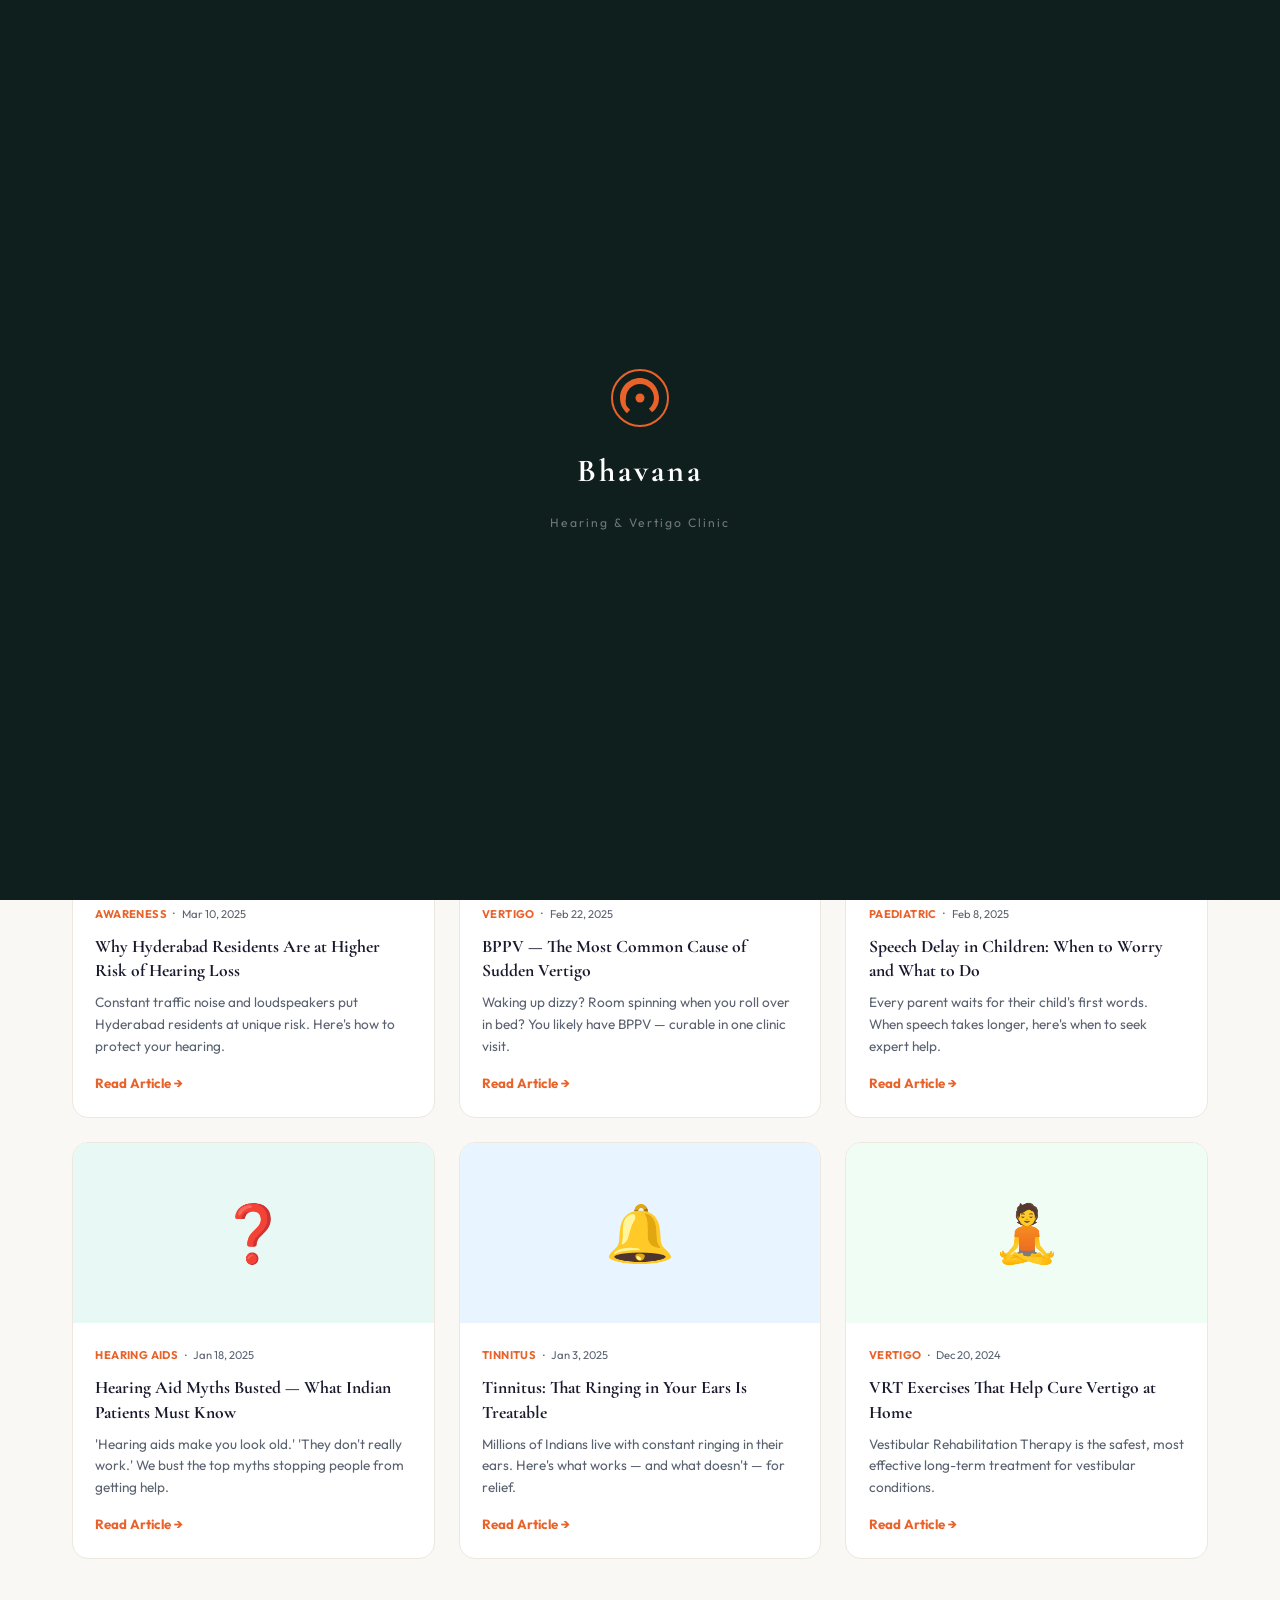
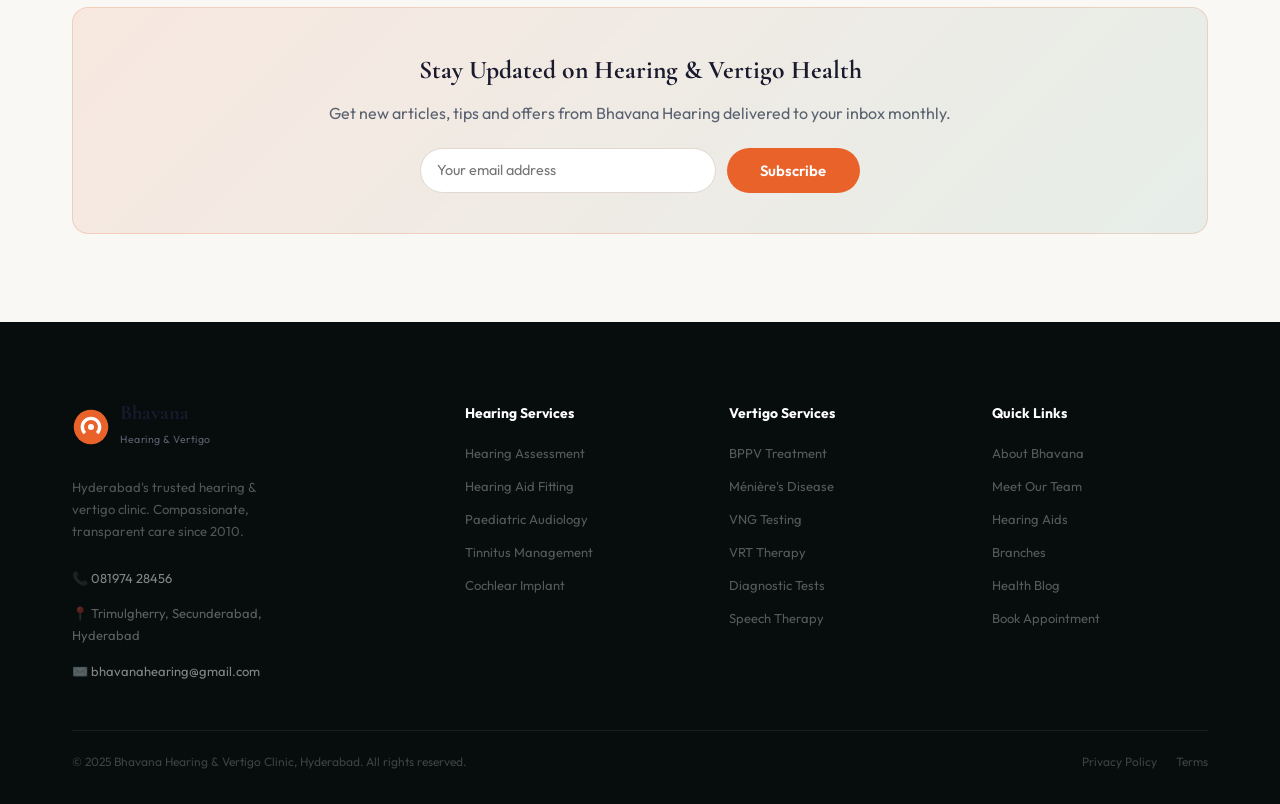
<file: blog.html>
<!DOCTYPE html>
<html lang="en">
<head>
<meta charset="UTF-8"/><meta name="viewport" content="width=device-width,initial-scale=1.0"/>
<title>Health Blog | Bhavana Hearing & Vertigo Clinic Hyderabad</title>
<link rel="preconnect" href="https://fonts.googleapis.com"/>
<link href="https://fonts.googleapis.com/css2?family=Cormorant+Garamond:ital,wght@0,400;0,600;0,700;1,400;1,700&family=Outfit:wght@300;400;500;600;700&display=swap" rel="stylesheet"/>
<link rel="stylesheet" href="shared.css"/>
<style>
.blog-filters{display:flex;gap:.5rem;justify-content:center;flex-wrap:wrap;margin-bottom:2.5rem}
.bfbtn{padding:.44rem 1.1rem;border-radius:50px;border:1.5px solid var(--bd);background:#fff;cursor:pointer;font-family:var(--fb);font-size:.83rem;font-weight:600;color:var(--text-lt);transition:all var(--tr)}
.bfbtn.act,.bfbtn:hover{background:var(--or);color:#fff;border-color:var(--or)}
.blogrid{display:grid;grid-template-columns:repeat(auto-fill,minmax(320px,1fr));gap:1.5rem}
.blocard{background:#fff;border:1px solid var(--bd-lt);border-radius:var(--r);overflow:hidden;display:flex;flex-direction:column;transition:transform var(--tr),box-shadow var(--tr);text-decoration:none;color:inherit}
.blocard:hover{transform:translateY(-5px);box-shadow:var(--sh)}
.blothumb{height:180px;display:flex;align-items:center;justify-content:center;font-size:3.5rem;position:relative}
.blobody{padding:1.4rem;flex:1;display:flex;flex-direction:column}
.blometa{display:flex;align-items:center;gap:.4rem;margin-bottom:.6rem;flex-wrap:wrap}
.blocat{font-size:.7rem;font-weight:700;text-transform:uppercase;color:var(--or);letter-spacing:.4px}
.blosep{color:var(--text-lt);font-size:.8rem}
.blodate{font-size:.7rem;color:var(--text-lt)}
.blocard h3{font-family:var(--fh);font-size:1.1rem;line-height:1.4;margin-bottom:.5rem;flex:1}
.blocard p{font-size:.85rem;color:var(--text-lt);margin-bottom:.9rem;line-height:1.6}
.bloread{color:var(--or);font-size:.83rem;font-weight:700;display:inline-flex;align-items:center;gap:.3rem}

/* NEWSLETTER */
.nl-box{background:linear-gradient(135deg,rgba(232,98,42,.1),rgba(0,118,108,.08));border:1px solid rgba(232,98,42,.2);border-radius:var(--r);padding:2.5rem;text-align:center;margin-top:3rem}
.nl-box h3{font-family:var(--fh);font-size:1.6rem;margin-bottom:.5rem}
.nl-box p{color:var(--text-lt);margin-bottom:1.3rem}
.nl-form{display:flex;gap:.7rem;max-width:440px;margin:0 auto;flex-wrap:wrap}
.nl-form input{flex:1;min-width:180px;padding:.7rem 1rem;border:1.5px solid var(--bd);border-radius:50px;font-family:var(--fb);font-size:.9rem}
.nl-form input:focus{outline:none;border-color:var(--or)}

/* POST PAGE STYLES (for blog-post.html) */
.post-hero{background:var(--bg-dark);padding:5rem 0 3rem;margin-top:var(--nav-h)}
.post-layout{display:grid;grid-template-columns:1fr 320px;gap:3rem;align-items:start;margin-top:3rem}
.post-content{background:#fff;border:1px solid var(--bd-lt);border-radius:var(--r);padding:2.5rem}
.post-content h1{font-family:var(--fh);font-size:clamp(1.8rem,3.5vw,2.8rem);line-height:1.2;margin-bottom:1rem}
.post-meta{display:flex;align-items:center;gap:.6rem;flex-wrap:wrap;margin-bottom:1.5rem;padding-bottom:1.5rem;border-bottom:1px solid var(--bd-lt);font-size:.82rem;color:var(--text-lt)}
.post-meta .author{font-weight:600;color:var(--text)}
.post-body{font-size:.95rem;line-height:1.85;color:var(--text)}
.post-body h2{font-family:var(--fh);font-size:1.5rem;margin:2rem 0 .8rem}
.post-body p{margin-bottom:1rem}
.post-body ul,.post-body ol{margin:0 0 1rem 1.5rem}
.post-body li{margin-bottom:.3rem}
.post-sidebar .sib-card{background:#fff;border:1px solid var(--bd-lt);border-radius:var(--r);padding:1.5rem;margin-bottom:1.2rem}
.post-sidebar h4{font-family:var(--fh);font-size:1.1rem;margin-bottom:1rem}
.rel-post{display:flex;gap:.7rem;align-items:center;padding:.6rem 0;border-bottom:1px solid var(--bd-lt);text-decoration:none;color:inherit;font-size:.84rem;transition:color var(--tr)}
.rel-post:hover{color:var(--or)}
.rel-post-e{font-size:1.5rem;flex-shrink:0}
@media(max-width:900px){.post-layout{grid-template-columns:1fr}}
</style>
</head>
<body>

<div id="preloader">
  <svg viewBox="0 0 64 64" fill="none"><circle cx="32" cy="32" r="28" stroke="#e8622a" stroke-width="2" class="pl-ring"/><path d="M32 12C20.95 12 12 20.95 12 32c0 6.04 2.7 11.46 6.97 15.17l3.1-3.52A10.98 10.98 0 0118 32c0-7.73 6.27-14 14-14s14 6.27 14 14c0 4.32-1.96 8.17-5.05 10.75l3.1 3.52C48.3 43.46 51 38.04 51 32c0-11.05-8.95-20-19-20z" fill="#e8622a"/><circle cx="32" cy="32" r="4.5" fill="#e8622a"/></svg>
  <strong>Bhavana</strong><span>Hearing &amp; Vertigo Clinic</span>
</div>

<div id="nav-placeholder"></div>

<div class="page-hero">
  <div class="page-hero-inner">
    <span class="tag">Knowledge Centre</span>
    <h1>Hearing &amp; Vertigo<br><em>Health Blog</em></h1>
    <p>Expert articles on hearing loss, vertigo, hearing aids and balance disorders from our Hyderabad audiologists.</p>
    <div class="breadcrumb"><a href="index.html">Home</a><span class="breadcrumb-sep">›</span><span>Blog</span></div>
  </div>
</div>

<section class="sec">
  <div class="wrap">
    <!-- Filters -->
    <div class="blog-filters">
      <button class="bfbtn act" data-cat="all">All Articles</button>
      <button class="bfbtn" data-cat="Awareness">Awareness</button>
      <button class="bfbtn" data-cat="Vertigo">Vertigo</button>
      <button class="bfbtn" data-cat="Hearing Aids">Hearing Aids</button>
      <button class="bfbtn" data-cat="Tinnitus">Tinnitus</button>
      <button class="bfbtn" data-cat="Paediatric">Paediatric</button>
    </div>
    <div class="blogrid" id="blogGrid"></div>

    <!-- Newsletter -->
    <div class="nl-box">
      <h3>Stay Updated on Hearing &amp; Vertigo Health</h3>
      <p>Get new articles, tips and offers from Bhavana Hearing delivered to your inbox monthly.</p>
      <div class="nl-form">
        <input type="email" placeholder="Your email address" id="nlEmail"/>
        <button class="btn btn-or" onclick="nlSubmit()">Subscribe</button>
      </div>
      <p id="nlMsg" style="margin-top:.8rem;font-size:.82rem;color:var(--teal);display:none">✓ Thank you for subscribing!</p>
    </div>
  </div>
</section>

<!-- FEATURED POST (first post expanded) -->
<section class="sec sec-alt" id="featPost" style="display:none">
  <div class="wrap" style="max-width:820px">
    <div style="background:#fff;border-radius:var(--r);padding:2.5rem;border:1px solid var(--bd-lt)">
      <div id="featContent"></div>
      <div style="margin-top:2rem;padding-top:2rem;border-top:1px solid var(--bd-lt);display:flex;gap:1rem;flex-wrap:wrap">
        <a href="appointment.html" class="btn btn-or">Book a Consultation</a>
        <a href="https://wa.me/918197428456" class="btn btn-wa">💬 Ask Our Audiologist</a>
        <button class="btn btn-outline" onclick="document.getElementById('featPost').style.display='none';window.scrollTo({top:0,behavior:'smooth'})">← Back to Blog</button>
      </div>
    </div>
  </div>
</section>

<div id="footer-placeholder"></div>
<script src="shared.js"></script>
<script>
document.getElementById("nav-placeholder").innerHTML = window.navHTML;
document.getElementById("footer-placeholder").innerHTML = window.footerHTML;
initNav("blog.html"); initAOS();

let currentCat="all";

function renderBlog(cat="all") {
  const g=document.getElementById("blogGrid"); if(!g) return;
  const list=cat==="all"?BHAVANA.blog:BHAVANA.blog.filter(p=>p.cat===cat);
  g.innerHTML=list.map(p=>`
    <div class="blocard" style="cursor:pointer" data-id="${p.id}">
      <div class="blothumb" style="background:${p.bg}">${p.e}</div>
      <div class="blobody">
        <div class="blometa">
          <span class="blocat">${p.cat}</span>
          <span class="blosep">·</span>
          <span class="blodate">${p.date}</span>
        </div>
        <h3>${p.title}</h3>
        <p>${p.excerpt}</p>
        <span class="bloread">Read Article →</span>
      </div>
    </div>`).join("");
  g.querySelectorAll(".blocard").forEach(c=>c.addEventListener("click",()=>showPost(parseInt(c.dataset.id))));
}

function showPost(id) {
  const p=BHAVANA.blog.find(x=>x.id===id); if(!p) return;
  const fp=document.getElementById("featPost"), fc=document.getElementById("featContent");
  fc.innerHTML=`
    <div class="blometa" style="margin-bottom:1rem"><span class="blocat">${p.cat}</span><span class="blosep">·</span><span class="blodate">${p.date}</span></div>
    <h2 style="font-family:var(--fh);font-size:clamp(1.6rem,3vw,2.3rem);line-height:1.25;margin-bottom:1rem">${p.title}</h2>
    <div style="font-size:2.5rem;margin-bottom:1.2rem;text-align:center;background:${p.bg};border-radius:12px;padding:1.5rem">${p.e}</div>
    <div style="font-size:.95rem;line-height:1.85;color:var(--text)">
      <p><strong>${p.excerpt}</strong></p>
      <p style="margin-top:1rem">${p.content}</p>
      <p style="margin-top:1rem;color:var(--text-lt);font-size:.85rem">— Written by the Bhavana Hearing &amp; Vertigo Clinic team, Hyderabad.</p>
    </div>`;
  fp.style.display="block";
  setTimeout(()=>fp.scrollIntoView({behavior:"smooth",block:"start"}),100);
}

// Filters
document.querySelectorAll(".bfbtn").forEach(b=>b.addEventListener("click",()=>{
  document.querySelectorAll(".bfbtn").forEach(x=>x.classList.remove("act")); b.classList.add("act");
  currentCat=b.dataset.cat; renderBlog(currentCat);
  document.getElementById("featPost").style.display="none";
}));
renderBlog();

function nlSubmit() {
  const e=document.getElementById("nlEmail"),m=document.getElementById("nlMsg");
  if(!e.value||!/\S+@\S+\.\S+/.test(e.value)){ e.style.borderColor="#e53e3e"; return; }
  m.style.display="block"; e.value=""; e.style.borderColor="";
}
</script>
</body></html>
</file>
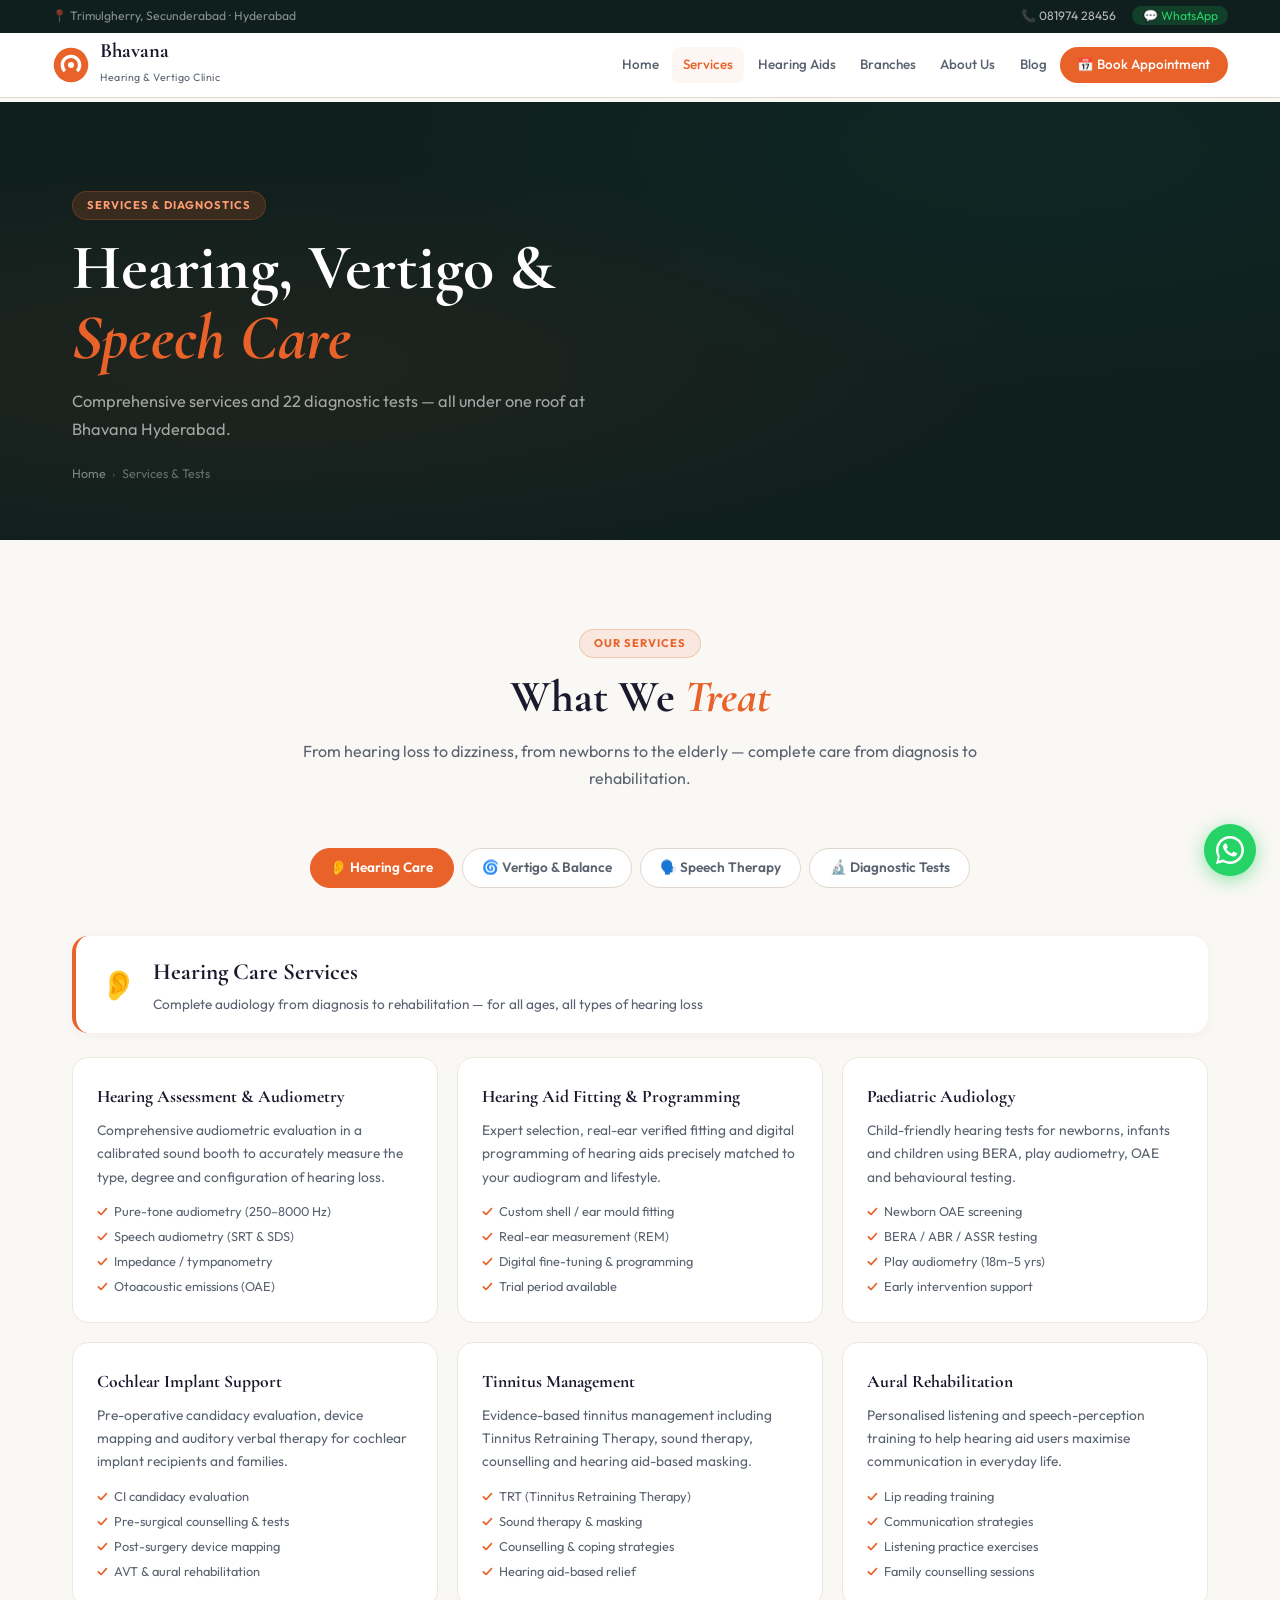
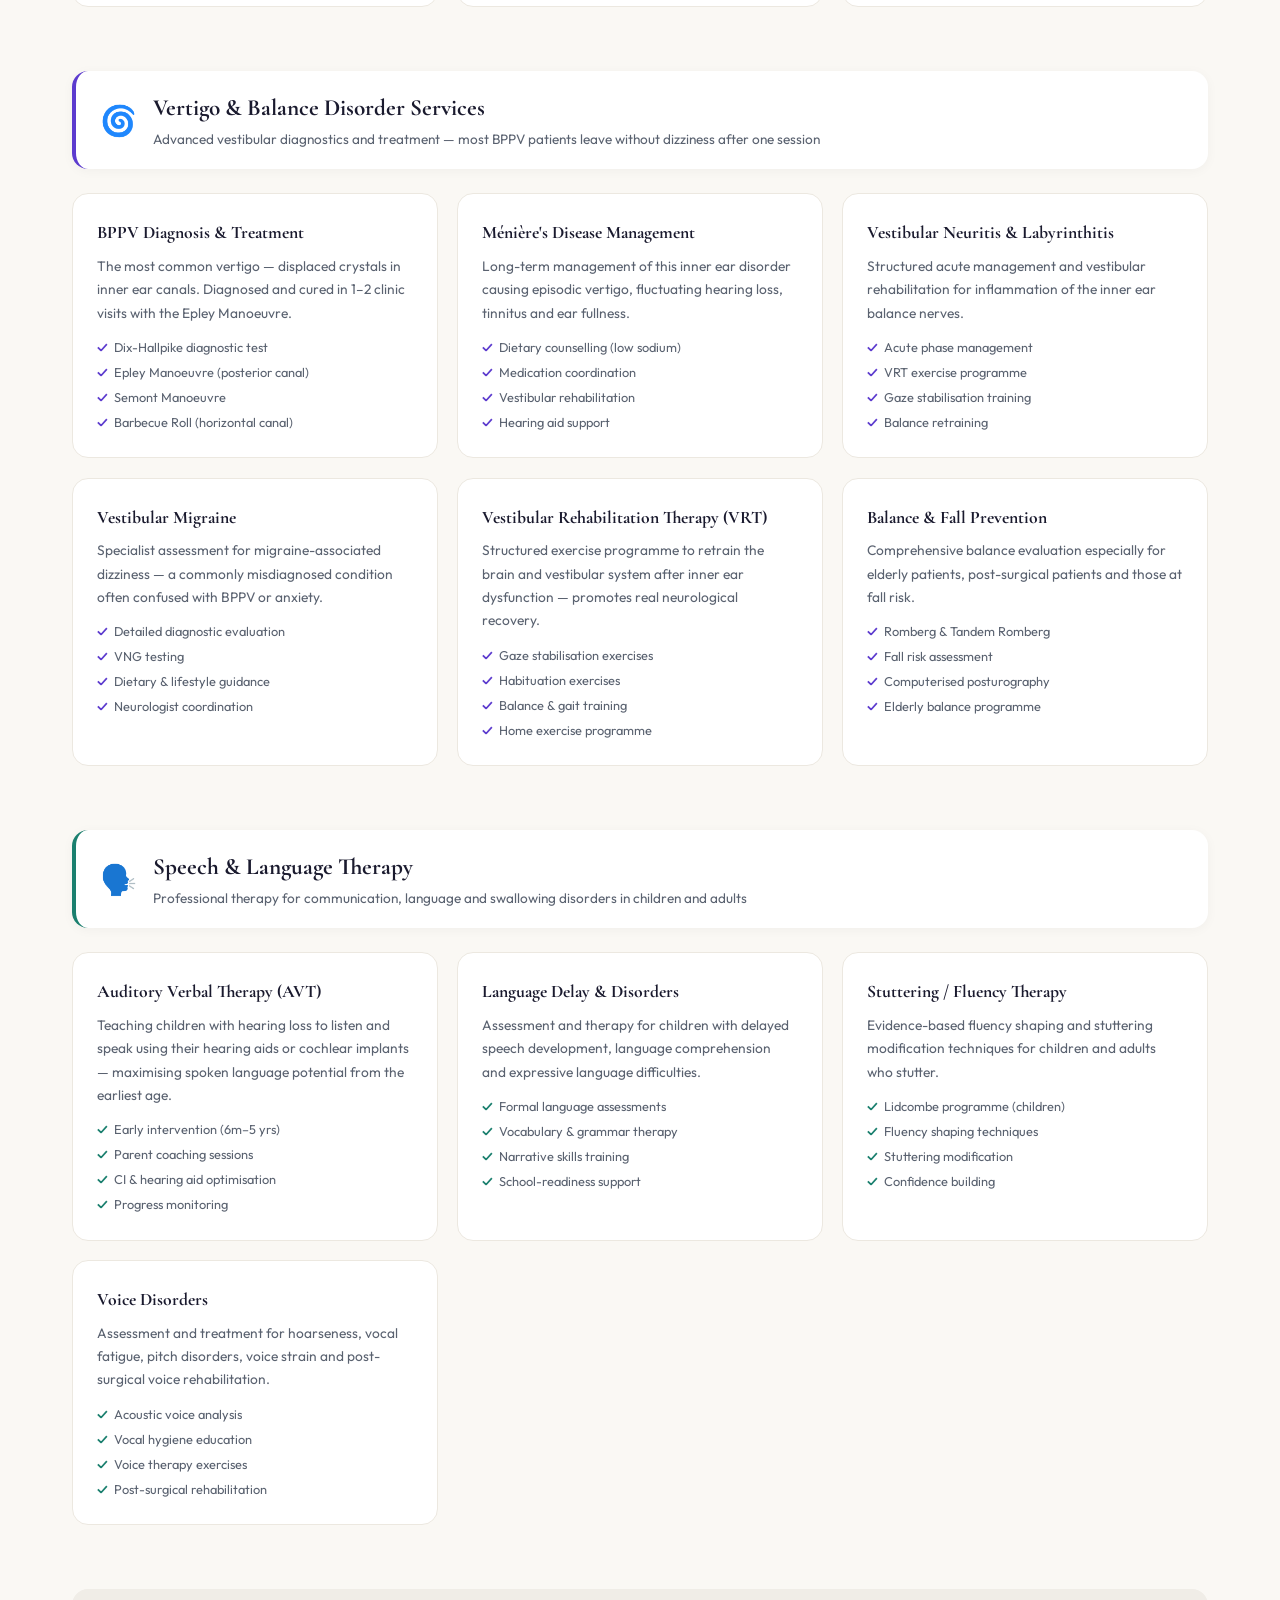
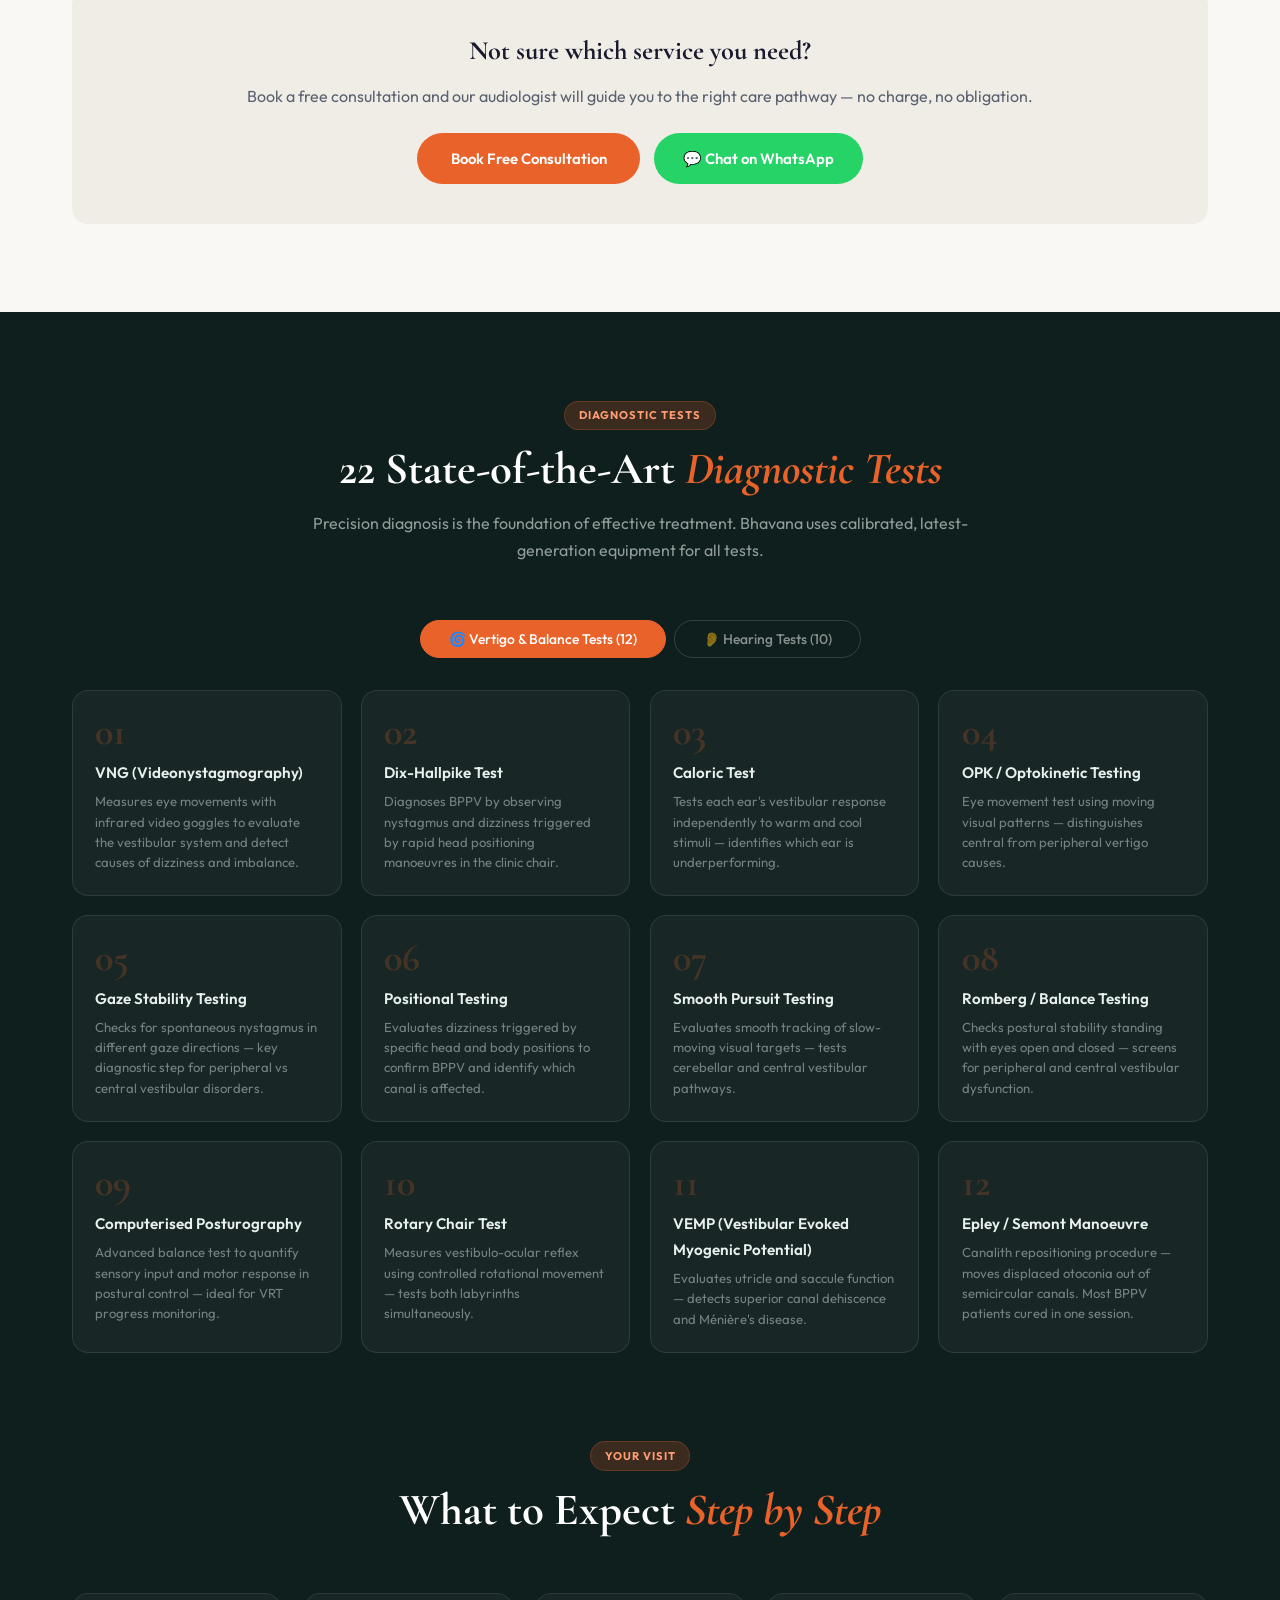
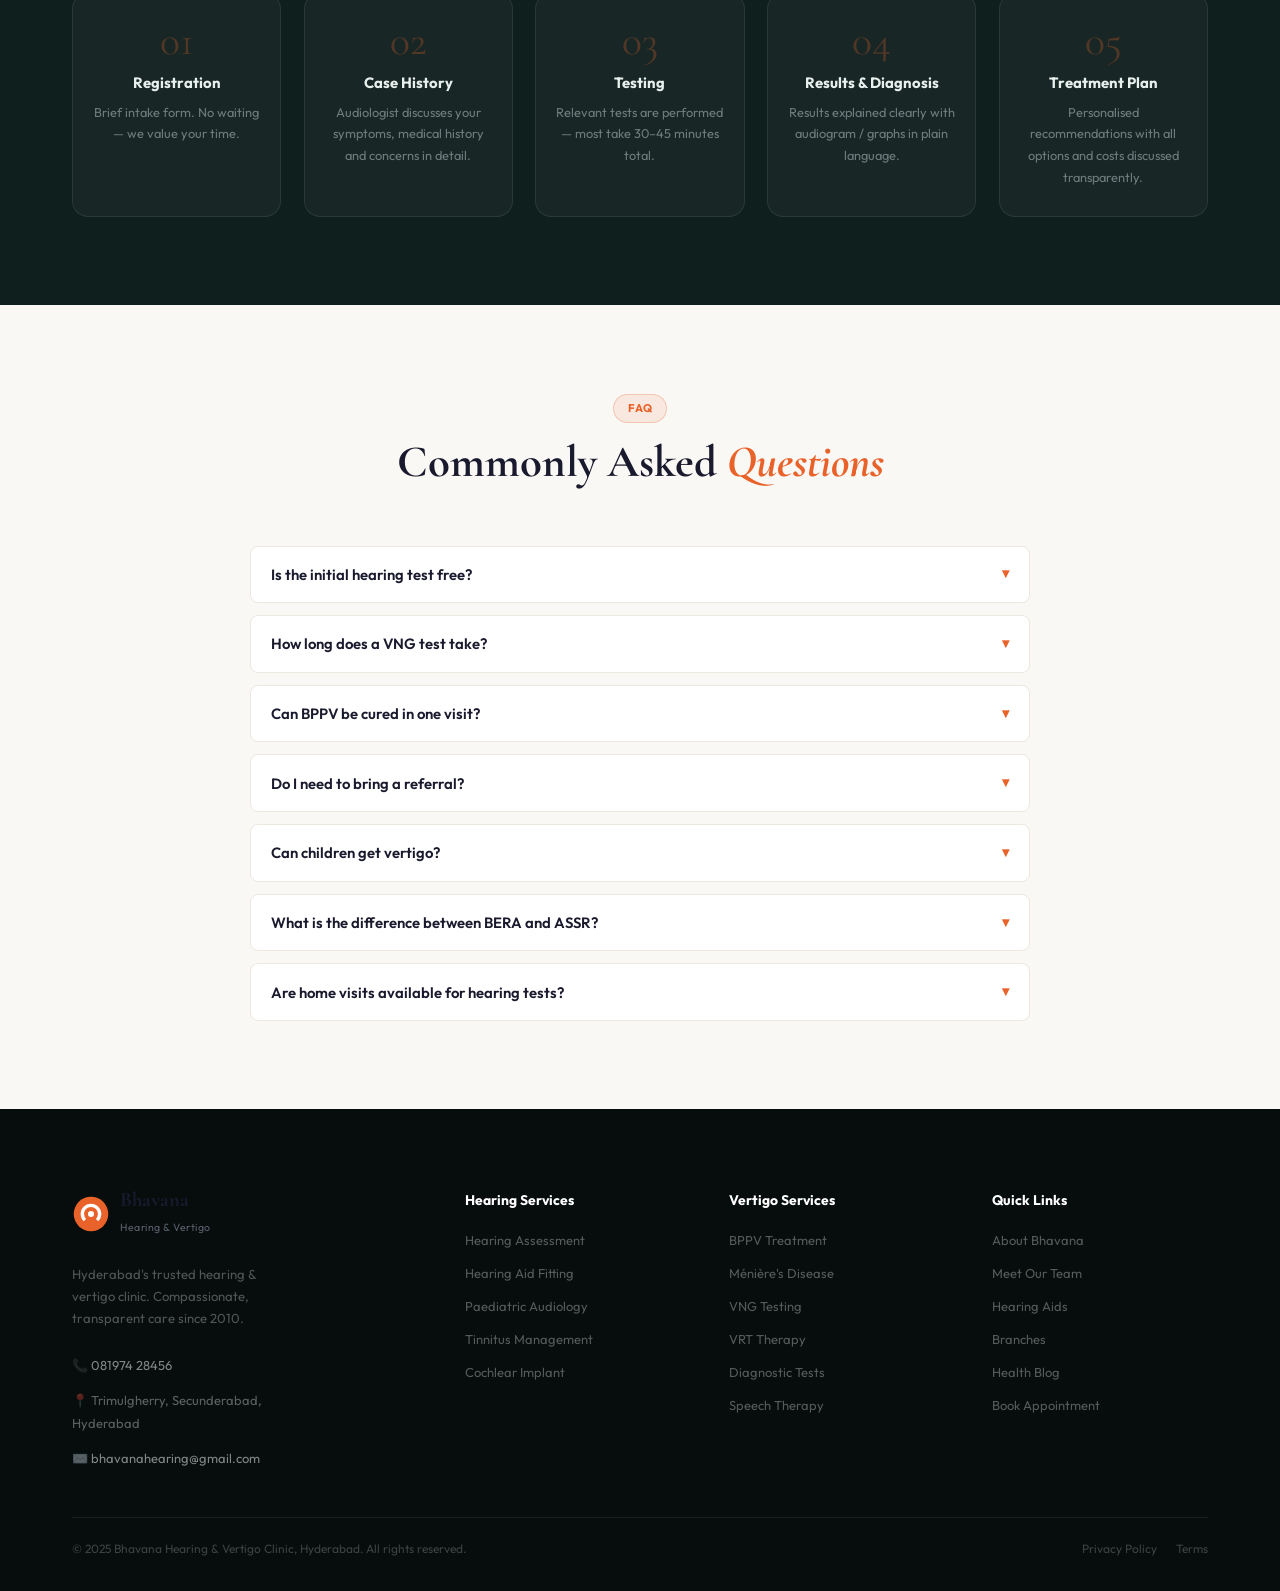
<file: services.html>
<!DOCTYPE html>
<html lang="en">
<head>
<meta charset="UTF-8"/><meta name="viewport" content="width=device-width,initial-scale=1.0"/>
<title>Services & Diagnostic Tests | Bhavana Hearing & Vertigo Clinic Hyderabad</title>
<meta name="description" content="Comprehensive hearing, vertigo and speech therapy services and 22 diagnostic tests at Bhavana Hearing & Vertigo Clinic, Hyderabad."/>
<link rel="preconnect" href="https://fonts.googleapis.com"/>
<link href="https://fonts.googleapis.com/css2?family=Cormorant+Garamond:ital,wght@0,400;0,600;0,700;1,400;1,700&family=Outfit:wght@300;400;500;600;700&display=swap" rel="stylesheet"/>
<link rel="stylesheet" href="shared.css"/>
<style>
/* SECTION NAV */
.pg-nav{display:flex;gap:.5rem;justify-content:center;flex-wrap:wrap;margin-bottom:3rem}
.pg-nav a{padding:.46rem 1.2rem;border-radius:50px;border:1.5px solid var(--bd);background:#fff;text-decoration:none;font-size:.85rem;font-weight:600;color:var(--text-lt);transition:all var(--tr)}
.pg-nav a:hover,.pg-nav a.act{background:var(--or);color:#fff;border-color:var(--or)}

/* SERVICES */
.svc-cat{margin-bottom:4rem}
.sc-hdr{display:flex;align-items:center;gap:1rem;margin-bottom:1.5rem;padding:1.1rem 1.5rem;background:#fff;border-radius:var(--r);border-left:4px solid var(--or);box-shadow:0 2px 12px rgba(0,0,0,.04)}
.sc-hdr.v{border-left-color:var(--vio)}.sc-hdr.sp{border-left-color:var(--spe)}
.sc-hdr-ico{font-size:1.85rem;flex-shrink:0}
.sc-hdr h2{font-family:var(--fh);font-size:1.45rem;color:var(--text)}
.sc-hdr p{font-size:.85rem;color:var(--text-lt);margin:0}
.svc-grid{display:grid;grid-template-columns:repeat(auto-fit,minmax(278px,1fr));gap:1.2rem}
.svc-card{background:#fff;border:1px solid var(--bd-lt);border-radius:var(--r);padding:1.5rem;transition:transform var(--tr),box-shadow var(--tr),border-color var(--tr)}
.svc-card:hover{transform:translateY(-5px);box-shadow:var(--sh);border-color:var(--or)}
.svc-card.v:hover{border-color:var(--vio)}.svc-card.sp:hover{border-color:var(--spe)}
.svc-card h3{font-family:var(--fh);font-size:1.1rem;margin-bottom:.42rem}
.svc-card p{font-size:.86rem;color:var(--text-lt);margin-bottom:.75rem}
.svc-card ul{list-style:none;display:flex;flex-direction:column;gap:.2rem}
.svc-card ul li{font-size:.8rem;color:var(--text-lt);padding-left:1.05rem;position:relative}
.svc-card ul li::before{content:"✓";position:absolute;left:0;color:var(--or);font-weight:700}
.svc-card.v ul li::before{color:var(--vio)}.svc-card.sp ul li::before{color:var(--spe)}
.svc-cta{background:var(--bg-alt);border-radius:var(--r);padding:2.5rem;text-align:center;margin-top:3.5rem}
.svc-cta h3{font-family:var(--fh);font-size:1.65rem;margin-bottom:.55rem}
.svc-cta p{color:var(--text-lt);margin-bottom:1.4rem}
.svc-cta-btns{display:flex;gap:.9rem;justify-content:center;flex-wrap:wrap}

/* TESTS */
.ttabs{display:flex;gap:.5rem;justify-content:center;margin-bottom:2rem;flex-wrap:wrap}
.ttab{padding:.55rem 1.75rem;border-radius:50px;border:1.5px solid rgba(255,255,255,.15);background:transparent;color:rgba(255,255,255,.5);cursor:pointer;font-family:var(--fb);font-size:.87rem;font-weight:500;transition:all var(--tr)}
.ttab.act,.ttab:hover{background:var(--or);color:#fff;border-color:var(--or)}
.tpanel{display:none}.tpanel.act{display:block}
.tgrid{display:grid;grid-template-columns:repeat(auto-fill,minmax(240px,1fr));gap:1.2rem}
.tcard{background:rgba(255,255,255,.04);border:1px solid rgba(255,255,255,.09);border-radius:var(--r);padding:1.4rem;transition:background var(--tr),border-color var(--tr)}
.tcard:hover{background:rgba(232,98,42,.08);border-color:rgba(232,98,42,.28)}
.tnum{font-family:var(--fh);font-size:2.4rem;font-weight:700;color:rgba(232,98,42,.22);line-height:1;margin-bottom:.55rem}
.tcard h4{font-size:.95rem;font-weight:600;color:var(--text-inv);margin-bottom:.32rem}
.tcard p{font-size:.82rem;color:rgba(232,240,245,.45);line-height:1.55}

/* VISIT PROCESS */
.steps{display:grid;grid-template-columns:repeat(auto-fit,minmax(195px,1fr));gap:1.4rem;margin-top:2.5rem}
.step{text-align:center;padding:1.7rem 1.1rem;background:rgba(255,255,255,.04);border-radius:var(--r);border:1px solid rgba(255,255,255,.08)}
.step-n{font-family:var(--fh);font-size:2.6rem;color:rgba(232,98,42,.28);line-height:1;margin-bottom:.45rem}
.step h4{color:var(--text-inv);font-size:.93rem;font-weight:700;margin-bottom:.38rem}
.step p{color:rgba(232,240,245,.42);font-size:.8rem}

/* FAQ */
.faqs{display:flex;flex-direction:column;gap:.75rem;max-width:780px;margin:0 auto}
.faq{background:#fff;border:1px solid var(--bd-lt);border-radius:var(--rs);overflow:hidden}
.faq-q{display:flex;justify-content:space-between;align-items:center;padding:.95rem 1.25rem;cursor:pointer;font-weight:600;font-size:.93rem;transition:background var(--tr)}
.faq-q:hover{background:rgba(232,98,42,.04)}
.faq-q span{font-size:.88rem;color:var(--or);transition:transform var(--tr);flex-shrink:0}
.faq.open .faq-q span{transform:rotate(180deg)}
.faq-a{max-height:0;overflow:hidden;transition:max-height .35s ease}
.faq.open .faq-a{max-height:300px}
.faq-a p{padding:.2rem 1.25rem 1rem;font-size:.87rem;color:var(--text-lt);line-height:1.65}
</style>
</head>
<body>

<div id="preloader">
  <svg viewBox="0 0 64 64" fill="none"><circle cx="32" cy="32" r="28" stroke="#e8622a" stroke-width="2" class="pl-ring"/><path d="M32 12C20.95 12 12 20.95 12 32c0 6.04 2.7 11.46 6.97 15.17l3.1-3.52A10.98 10.98 0 0118 32c0-7.73 6.27-14 14-14s14 6.27 14 14c0 4.32-1.96 8.17-5.05 10.75l3.1 3.52C48.3 43.46 51 38.04 51 32c0-11.05-8.95-20-19-20z" fill="#e8622a"/><circle cx="32" cy="32" r="4.5" fill="#e8622a"/></svg>
  <strong>Bhavana</strong><span>Hearing &amp; Vertigo Clinic</span>
</div>

<div id="nav-placeholder"></div>

<div class="page-hero">
  <div class="page-hero-inner">
    <span class="tag">Services &amp; Diagnostics</span>
    <h1>Hearing, Vertigo &amp;<br><em>Speech Care</em></h1>
    <p>Comprehensive services and 22 diagnostic tests — all under one roof at Bhavana Hyderabad.</p>
    <div class="breadcrumb"><a href="index.html">Home</a><span class="breadcrumb-sep">›</span><span>Services &amp; Tests</span></div>
  </div>
</div>

<!-- ══════════ SERVICES ══════════ -->
<section class="sec" id="services">
  <div class="wrap">
    <div class="sec-hd"><span class="tag">Our Services</span><h2>What We <em>Treat</em></h2><p>From hearing loss to dizziness, from newborns to the elderly — complete care from diagnosis to rehabilitation.</p></div>

    <div class="pg-nav">
      <a href="#hearing" class="act">👂 Hearing Care</a>
      <a href="#vertigo">🌀 Vertigo &amp; Balance</a>
      <a href="#speech">🗣️ Speech Therapy</a>
      <a href="#tests">🔬 Diagnostic Tests</a>
    </div>

    <!-- HEARING -->
    <div id="hearing" class="svc-cat">
      <div class="sc-hdr">
        <span class="sc-hdr-ico">👂</span>
        <div><h2>Hearing Care Services</h2><p>Complete audiology from diagnosis to rehabilitation — for all ages, all types of hearing loss</p></div>
      </div>
      <div class="svc-grid">
        <div class="svc-card" data-aos>
          <h3>Hearing Assessment &amp; Audiometry</h3>
          <p>Comprehensive audiometric evaluation in a calibrated sound booth to accurately measure the type, degree and configuration of hearing loss.</p>
          <ul><li>Pure-tone audiometry (250–8000 Hz)</li><li>Speech audiometry (SRT &amp; SDS)</li><li>Impedance / tympanometry</li><li>Otoacoustic emissions (OAE)</li></ul>
        </div>
        <div class="svc-card" data-aos>
          <h3>Hearing Aid Fitting &amp; Programming</h3>
          <p>Expert selection, real-ear verified fitting and digital programming of hearing aids precisely matched to your audiogram and lifestyle.</p>
          <ul><li>Custom shell / ear mould fitting</li><li>Real-ear measurement (REM)</li><li>Digital fine-tuning &amp; programming</li><li>Trial period available</li></ul>
        </div>
        <div class="svc-card" data-aos>
          <h3>Paediatric Audiology</h3>
          <p>Child-friendly hearing tests for newborns, infants and children using BERA, play audiometry, OAE and behavioural testing.</p>
          <ul><li>Newborn OAE screening</li><li>BERA / ABR / ASSR testing</li><li>Play audiometry (18m–5 yrs)</li><li>Early intervention support</li></ul>
        </div>
        <div class="svc-card" data-aos>
          <h3>Cochlear Implant Support</h3>
          <p>Pre-operative candidacy evaluation, device mapping and auditory verbal therapy for cochlear implant recipients and families.</p>
          <ul><li>CI candidacy evaluation</li><li>Pre-surgical counselling &amp; tests</li><li>Post-surgery device mapping</li><li>AVT &amp; aural rehabilitation</li></ul>
        </div>
        <div class="svc-card" data-aos>
          <h3>Tinnitus Management</h3>
          <p>Evidence-based tinnitus management including Tinnitus Retraining Therapy, sound therapy, counselling and hearing aid-based masking.</p>
          <ul><li>TRT (Tinnitus Retraining Therapy)</li><li>Sound therapy &amp; masking</li><li>Counselling &amp; coping strategies</li><li>Hearing aid-based relief</li></ul>
        </div>
        <div class="svc-card" data-aos>
          <h3>Aural Rehabilitation</h3>
          <p>Personalised listening and speech-perception training to help hearing aid users maximise communication in everyday life.</p>
          <ul><li>Lip reading training</li><li>Communication strategies</li><li>Listening practice exercises</li><li>Family counselling sessions</li></ul>
        </div>
      </div>
    </div>

    <!-- VERTIGO -->
    <div id="vertigo" class="svc-cat">
      <div class="sc-hdr v">
        <span class="sc-hdr-ico">🌀</span>
        <div><h2>Vertigo &amp; Balance Disorder Services</h2><p>Advanced vestibular diagnostics and treatment — most BPPV patients leave without dizziness after one session</p></div>
      </div>
      <div class="svc-grid">
        <div class="svc-card v" data-aos>
          <h3>BPPV Diagnosis &amp; Treatment</h3>
          <p>The most common vertigo — displaced crystals in inner ear canals. Diagnosed and cured in 1–2 clinic visits with the Epley Manoeuvre.</p>
          <ul><li>Dix-Hallpike diagnostic test</li><li>Epley Manoeuvre (posterior canal)</li><li>Semont Manoeuvre</li><li>Barbecue Roll (horizontal canal)</li></ul>
        </div>
        <div class="svc-card v" data-aos>
          <h3>Ménière's Disease Management</h3>
          <p>Long-term management of this inner ear disorder causing episodic vertigo, fluctuating hearing loss, tinnitus and ear fullness.</p>
          <ul><li>Dietary counselling (low sodium)</li><li>Medication coordination</li><li>Vestibular rehabilitation</li><li>Hearing aid support</li></ul>
        </div>
        <div class="svc-card v" data-aos>
          <h3>Vestibular Neuritis &amp; Labyrinthitis</h3>
          <p>Structured acute management and vestibular rehabilitation for inflammation of the inner ear balance nerves.</p>
          <ul><li>Acute phase management</li><li>VRT exercise programme</li><li>Gaze stabilisation training</li><li>Balance retraining</li></ul>
        </div>
        <div class="svc-card v" data-aos>
          <h3>Vestibular Migraine</h3>
          <p>Specialist assessment for migraine-associated dizziness — a commonly misdiagnosed condition often confused with BPPV or anxiety.</p>
          <ul><li>Detailed diagnostic evaluation</li><li>VNG testing</li><li>Dietary &amp; lifestyle guidance</li><li>Neurologist coordination</li></ul>
        </div>
        <div class="svc-card v" data-aos>
          <h3>Vestibular Rehabilitation Therapy (VRT)</h3>
          <p>Structured exercise programme to retrain the brain and vestibular system after inner ear dysfunction — promotes real neurological recovery.</p>
          <ul><li>Gaze stabilisation exercises</li><li>Habituation exercises</li><li>Balance &amp; gait training</li><li>Home exercise programme</li></ul>
        </div>
        <div class="svc-card v" data-aos>
          <h3>Balance &amp; Fall Prevention</h3>
          <p>Comprehensive balance evaluation especially for elderly patients, post-surgical patients and those at fall risk.</p>
          <ul><li>Romberg &amp; Tandem Romberg</li><li>Fall risk assessment</li><li>Computerised posturography</li><li>Elderly balance programme</li></ul>
        </div>
      </div>
    </div>

    <!-- SPEECH -->
    <div id="speech" class="svc-cat">
      <div class="sc-hdr sp">
        <span class="sc-hdr-ico">🗣️</span>
        <div><h2>Speech &amp; Language Therapy</h2><p>Professional therapy for communication, language and swallowing disorders in children and adults</p></div>
      </div>
      <div class="svc-grid">
        <div class="svc-card sp" data-aos>
          <h3>Auditory Verbal Therapy (AVT)</h3>
          <p>Teaching children with hearing loss to listen and speak using their hearing aids or cochlear implants — maximising spoken language potential from the earliest age.</p>
          <ul><li>Early intervention (6m–5 yrs)</li><li>Parent coaching sessions</li><li>CI &amp; hearing aid optimisation</li><li>Progress monitoring</li></ul>
        </div>
        <div class="svc-card sp" data-aos>
          <h3>Language Delay &amp; Disorders</h3>
          <p>Assessment and therapy for children with delayed speech development, language comprehension and expressive language difficulties.</p>
          <ul><li>Formal language assessments</li><li>Vocabulary &amp; grammar therapy</li><li>Narrative skills training</li><li>School-readiness support</li></ul>
        </div>
        <div class="svc-card sp" data-aos>
          <h3>Stuttering / Fluency Therapy</h3>
          <p>Evidence-based fluency shaping and stuttering modification techniques for children and adults who stutter.</p>
          <ul><li>Lidcombe programme (children)</li><li>Fluency shaping techniques</li><li>Stuttering modification</li><li>Confidence building</li></ul>
        </div>
        <div class="svc-card sp" data-aos>
          <h3>Voice Disorders</h3>
          <p>Assessment and treatment for hoarseness, vocal fatigue, pitch disorders, voice strain and post-surgical voice rehabilitation.</p>
          <ul><li>Acoustic voice analysis</li><li>Vocal hygiene education</li><li>Voice therapy exercises</li><li>Post-surgical rehabilitation</li></ul>
        </div>
      </div>
    </div>

    <div class="svc-cta">
      <h3>Not sure which service you need?</h3>
      <p>Book a free consultation and our audiologist will guide you to the right care pathway — no charge, no obligation.</p>
      <div class="svc-cta-btns">
        <a href="appointment.html" class="btn btn-or">Book Free Consultation</a>
        <a href="https://wa.me/918197428456" class="btn btn-wa">💬 Chat on WhatsApp</a>
      </div>
    </div>
  </div>
</section>

<!-- ══════════ TESTS ══════════ -->
<section class="sec sec-dk" id="tests">
  <div class="wrap">
    <div class="sec-hd inv">
      <span class="tag inv">Diagnostic Tests</span>
      <h2>22 State-of-the-Art <em>Diagnostic Tests</em></h2>
      <p>Precision diagnosis is the foundation of effective treatment. Bhavana uses calibrated, latest-generation equipment for all tests.</p>
    </div>
    <div class="ttabs">
      <button class="ttab act" data-panel="vp">🌀 Vertigo &amp; Balance Tests (12)</button>
      <button class="ttab" data-panel="hp">👂 Hearing Tests (10)</button>
    </div>
    <div id="vp" class="tpanel act"><div class="tgrid" id="vtgrid"></div></div>
    <div id="hp" class="tpanel"><div class="tgrid" id="htgrid"></div></div>
  </div>
</section>

<!-- VISIT PROCESS -->
<section class="sec sec-dk" style="padding-top:0">
  <div class="wrap">
    <div class="sec-hd inv"><span class="tag inv">Your Visit</span><h2>What to Expect <em>Step by Step</em></h2></div>
    <div class="steps">
      <div class="step" data-aos><div class="step-n">01</div><h4>Registration</h4><p>Brief intake form. No waiting — we value your time.</p></div>
      <div class="step" data-aos><div class="step-n">02</div><h4>Case History</h4><p>Audiologist discusses your symptoms, medical history and concerns in detail.</p></div>
      <div class="step" data-aos><div class="step-n">03</div><h4>Testing</h4><p>Relevant tests are performed — most take 30–45 minutes total.</p></div>
      <div class="step" data-aos><div class="step-n">04</div><h4>Results &amp; Diagnosis</h4><p>Results explained clearly with audiogram / graphs in plain language.</p></div>
      <div class="step" data-aos><div class="step-n">05</div><h4>Treatment Plan</h4><p>Personalised recommendations with all options and costs discussed transparently.</p></div>
    </div>
  </div>
</section>

<!-- FAQ -->
<section class="sec">
  <div class="wrap">
    <div class="sec-hd"><span class="tag">FAQ</span><h2>Commonly Asked <em>Questions</em></h2></div>
    <div class="faqs" id="faqList"></div>
  </div>
</section>

<div id="footer-placeholder"></div>
<script src="shared.js"></script>
<script>
document.getElementById("nav-placeholder").innerHTML  = window.navHTML;
document.getElementById("footer-placeholder").innerHTML = window.footerHTML;
initNav("services.html"); initAOS();

/* Section nav highlight */
document.querySelectorAll(".pg-nav a").forEach(a=>a.addEventListener("click",function(){
  document.querySelectorAll(".pg-nav a").forEach(x=>x.classList.remove("act"));
  this.classList.add("act");
}));

/* TEST DATA */
const VTESTS = [
  {n:"01",name:"VNG (Videonystagmography)",desc:"Measures eye movements with infrared video goggles to evaluate the vestibular system and detect causes of dizziness and imbalance."},
  {n:"02",name:"Dix-Hallpike Test",desc:"Diagnoses BPPV by observing nystagmus and dizziness triggered by rapid head positioning manoeuvres in the clinic chair."},
  {n:"03",name:"Caloric Test",desc:"Tests each ear's vestibular response independently to warm and cool stimuli — identifies which ear is underperforming."},
  {n:"04",name:"OPK / Optokinetic Testing",desc:"Eye movement test using moving visual patterns — distinguishes central from peripheral vertigo causes."},
  {n:"05",name:"Gaze Stability Testing",desc:"Checks for spontaneous nystagmus in different gaze directions — key diagnostic step for peripheral vs central vestibular disorders."},
  {n:"06",name:"Positional Testing",desc:"Evaluates dizziness triggered by specific head and body positions to confirm BPPV and identify which canal is affected."},
  {n:"07",name:"Smooth Pursuit Testing",desc:"Evaluates smooth tracking of slow-moving visual targets — tests cerebellar and central vestibular pathways."},
  {n:"08",name:"Romberg / Balance Testing",desc:"Checks postural stability standing with eyes open and closed — screens for peripheral and central vestibular dysfunction."},
  {n:"09",name:"Computerised Posturography",desc:"Advanced balance test to quantify sensory input and motor response in postural control — ideal for VRT progress monitoring."},
  {n:"10",name:"Rotary Chair Test",desc:"Measures vestibulo-ocular reflex using controlled rotational movement — tests both labyrinths simultaneously."},
  {n:"11",name:"VEMP (Vestibular Evoked Myogenic Potential)",desc:"Evaluates utricle and saccule function — detects superior canal dehiscence and Ménière's disease."},
  {n:"12",name:"Epley / Semont Manoeuvre",desc:"Canalith repositioning procedure — moves displaced otoconia out of semicircular canals. Most BPPV patients cured in one session."},
];
const HTESTS = [
  {n:"01",name:"Pure-Tone Audiometry",desc:"Measures hearing thresholds across 250–8000 Hz to determine the exact type, degree and configuration of hearing loss."},
  {n:"02",name:"Speech Audiometry (SRT & SDS)",desc:"Tests speech detection and recognition thresholds — essential for hearing aid selection, programming and candidacy evaluation."},
  {n:"03",name:"Impedance Audiometry (Tympanometry)",desc:"Evaluates middle ear pressure, fluid presence and eardrum compliance — diagnoses conductive hearing loss and glue ear."},
  {n:"04",name:"OAE (Otoacoustic Emissions)",desc:"Tests outer cochlear hair cell function — gold standard for newborn hearing screening and fast objective cochlear assessment."},
  {n:"05",name:"BERA / ABR Testing",desc:"Brainstem Evoked Response Audiometry — objective hearing measurement for infants and children who cannot cooperate with standard tests."},
  {n:"06",name:"ASSR (Auditory Steady State Response)",desc:"Provides frequency-specific hearing thresholds in infants — essential for programming hearing aids in babies under 6 months."},
  {n:"07",name:"Free Field Audiometry",desc:"Tests aided and unaided hearing inside a calibrated sound booth — directly verifies hearing aid benefit across frequencies."},
  {n:"08",name:"Real-Ear Measurement (REM)",desc:"Gold-standard verification of hearing aid fitting accuracy — measures actual sound levels inside the ear canal while wearing the device."},
  {n:"09",name:"Play Audiometry",desc:"Game-based hearing test for toddlers and preschool children (18 months – 5 years) — makes testing fun and accurate."},
  {n:"10",name:"Behavioural Observation Audiometry",desc:"Evaluates hearing in very young infants by observing reflexive behavioural responses to sound stimuli."},
];
const FAQS = [
  {q:"Is the initial hearing test free?",a:"Yes. Your first hearing assessment at Bhavana is completely free. This includes pure-tone audiometry, a brief case history, and a consultation with our audiologist."},
  {q:"How long does a VNG test take?",a:"A VNG (Videonystagmography) test typically takes 45–60 minutes including case history. No special preparation is needed. Avoid alcohol and certain medications 48 hours before if possible."},
  {q:"Can BPPV be cured in one visit?",a:"In most cases, yes. The Epley Manoeuvre successfully resolves BPPV in 80–90% of patients after just one or two repositioning sessions. Our vertigo specialist has performed over 2,000 successful procedures."},
  {q:"Do I need to bring a referral?",a:"No referral is needed. You can walk in or book an appointment directly. We take a full case history and recommend the appropriate tests based on your symptoms."},
  {q:"Can children get vertigo?",a:"Yes, vestibular disorders can occur in children. Common causes in children include vestibular migraine and labyrinthitis. We offer paediatric vestibular assessment."},
  {q:"What is the difference between BERA and ASSR?",a:"BERA (ABR) gives an overall hearing threshold and checks the integrity of the auditory nerve. ASSR provides frequency-specific thresholds for each ear — essential for precisely fitting hearing aids in infants. We often use both together."},
  {q:"Are home visits available for hearing tests?",a:"Yes. Bhavana provides home visit services for hearing assessments, hearing aid fittings, and follow-up appointments. This is especially useful for elderly patients or young infants. A nominal travel cost applies."},
];

function renderTests(data, id) {
  const g=document.getElementById(id); if(!g) return;
  g.innerHTML=data.map(t=>`<div class="tcard"><div class="tnum">${t.n}</div><h4>${t.name}</h4><p>${t.desc}</p></div>`).join("");
}
renderTests(VTESTS,"vtgrid");
renderTests(HTESTS,"htgrid");

document.querySelectorAll(".ttab").forEach(b=>b.addEventListener("click",()=>{
  document.querySelectorAll(".ttab").forEach(x=>x.classList.remove("act"));
  document.querySelectorAll(".tpanel").forEach(x=>x.classList.remove("act"));
  b.classList.add("act");
  const p=document.getElementById(b.dataset.panel); if(p) p.classList.add("act");
}));

const fl=document.getElementById("faqList");
if(fl){
  fl.innerHTML=FAQS.map(f=>`<div class="faq"><div class="faq-q">${f.q}<span>▾</span></div><div class="faq-a"><p>${f.a}</p></div></div>`).join("");
  fl.addEventListener("click",e=>{
    const q=e.target.closest(".faq-q"); if(!q) return;
    const faq=q.closest(".faq");
    document.querySelectorAll(".faq.open").forEach(x=>{ if(x!==faq) x.classList.remove("open"); });
    faq.classList.toggle("open");
  });
}
</script>
</body>
</html>
</file>
<file: shared.css>
/* ================================================================
   BHAVANA HEARING & VERTIGO CLINIC — shared.css
   Used by ALL pages. Warm Saffron + Teal · Indian Medical Premium
================================================================ */
*,*::before,*::after{box-sizing:border-box;margin:0;padding:0}
:root{
  --or:#e8622a;--or-dk:#c44e1a;--or-lt:#ff9d72;
  --teal:#00766c;--teal-lt:#00a89a;
  --vio:#5c3bce;--spe:#1a7f6e;
  --bg:#faf8f4;--bg-alt:#f0ede7;--bg-dark:#0f1f1d;--bg-card:#fff;
  --text:#1a1a2e;--text-lt:#5a6270;--text-inv:#e8f0ee;
  --bd:#e0d8d0;--bd-lt:#ece8e0;
  --sh:0 8px 36px rgba(0,0,0,.10);--sh-lg:0 20px 60px rgba(0,0,0,.15);
  --r:16px;--rs:8px;
  --fh:'Cormorant Garamond',serif;--fb:'Outfit',sans-serif;
  --tr:.3s cubic-bezier(.4,0,.2,1);
  --nav-h:102px;
}
html{scroll-behavior:smooth}
body{font-family:var(--fb);background:var(--bg);color:var(--text);line-height:1.7;overflow-x:hidden}
::-webkit-scrollbar{width:5px}::-webkit-scrollbar-track{background:var(--bg)}::-webkit-scrollbar-thumb{background:var(--or);border-radius:3px}

/* ── PRELOADER ── */
#preloader{position:fixed;inset:0;z-index:9999;background:var(--bg-dark);display:flex;flex-direction:column;align-items:center;justify-content:center;gap:14px;transition:opacity .5s,visibility .5s}
#preloader.hide{opacity:0;visibility:hidden;pointer-events:none}
#preloader svg{width:64px;height:64px}
.pl-ring{stroke-dasharray:176;stroke-dashoffset:176;animation:drawRing 1.3s ease forwards .3s}
@keyframes drawRing{to{stroke-dashoffset:0}}
#preloader strong{font-family:var(--fh);font-size:2rem;color:#fff;letter-spacing:3px;animation:pulse 1.2s ease-in-out infinite}
#preloader span{font-size:.76rem;color:rgba(255,255,255,.4);letter-spacing:2px}
@keyframes pulse{0%,100%{opacity:.4}50%{opacity:1}}

/* ── NAVBAR ── */
#navbar{position:fixed;top:0;left:0;right:0;z-index:1000}
.ntop{background:var(--bg-dark);overflow:hidden;transition:max-height var(--tr),opacity var(--tr);max-height:40px;opacity:1}
#navbar.scrolled .ntop{max-height:0;opacity:0}
.ntop-inner{max-width:1240px;margin:0 auto;padding:.38rem 2rem;display:flex;justify-content:space-between;align-items:center;font-size:.76rem;color:rgba(255,255,255,.5)}
.ntop-inner a{color:rgba(255,255,255,.7);text-decoration:none;transition:color var(--tr)}.ntop-inner a:hover{color:var(--or)}
.wa-lnk{background:rgba(37,211,102,.18);color:#25d366!important;padding:.15rem .65rem;border-radius:50px;margin-left:1rem}
.nmain{background:rgba(255,255,255,.97);backdrop-filter:blur(18px);border-bottom:1px solid var(--bd);transition:box-shadow var(--tr)}
#navbar.scrolled .nmain{box-shadow:0 2px 24px rgba(0,0,0,.13)}
.nmain-inner{max-width:1240px;margin:0 auto;padding:0 2rem;display:flex;align-items:center;justify-content:space-between;height:64px;gap:1.5rem}
/* Logo */
.logo{display:flex;align-items:center;gap:10px;text-decoration:none;flex-shrink:0}
.logo svg{width:38px;height:38px;flex-shrink:0}
.logo-txt strong{display:block;font-family:var(--fh);font-size:1.28rem;font-weight:700;color:var(--text);line-height:1.1}
.logo-txt span{font-size:.66rem;color:var(--text-lt);letter-spacing:.5px}
/* Nav links */
.nav-links{display:flex;align-items:center;list-style:none;gap:2px}
.nav-links>li{position:relative}
.nav-links a{display:block;color:var(--text-lt);text-decoration:none;font-size:.84rem;font-weight:500;padding:.42rem .7rem;border-radius:var(--rs);white-space:nowrap;transition:color var(--tr),background var(--tr)}
.nav-links a:hover,.nav-links a.act{color:var(--or);background:rgba(232,98,42,.06)}
.nav-cta{background:var(--or)!important;color:#fff!important;border-radius:50px!important;padding:.42rem 1.1rem!important}
.nav-cta:hover{background:var(--or-dk)!important}
/* Dropdown */
.has-dd:hover .dd{opacity:1;pointer-events:auto;transform:none}
.dd{position:absolute;top:calc(100% + 6px);left:0;background:#fff;border:1px solid var(--bd);border-radius:var(--rs);box-shadow:var(--sh);min-width:188px;list-style:none;padding:.32rem 0;opacity:0;pointer-events:none;transform:translateY(-8px);transition:opacity var(--tr),transform var(--tr);z-index:20}
.dd a{font-size:.81rem;padding:.46rem 1rem;border-radius:0;color:var(--text)!important;background:none!important}
.dd a:hover{color:var(--or)!important;background:rgba(232,98,42,.05)!important}
/* Hamburger */
.hbg{display:none;flex-direction:column;gap:5px;background:none;border:none;cursor:pointer;padding:4px;flex-shrink:0}
.hbg span{display:block;width:24px;height:2px;background:var(--text);border-radius:2px;transition:transform var(--tr),opacity var(--tr)}
.hbg.open span:nth-child(1){transform:translateY(7px) rotate(45deg)}
.hbg.open span:nth-child(2){opacity:0}
.hbg.open span:nth-child(3){transform:translateY(-7px) rotate(-45deg)}

/* ── PAGE HERO (inner pages) ── */
.page-hero{background:var(--bg-dark);padding:5.5rem 0 3.5rem;margin-top:var(--nav-h);position:relative;overflow:hidden}
.page-hero::before{content:'';position:absolute;inset:0;background:radial-gradient(ellipse at 20% 60%,rgba(232,98,42,.08),transparent 55%),radial-gradient(ellipse at 80% 10%,rgba(0,118,108,.09),transparent 45%);pointer-events:none}
.page-hero-inner{position:relative;z-index:1;max-width:1200px;margin:0 auto;padding:0 2rem}
.page-hero .tag{background:rgba(232,98,42,.18);color:var(--or-lt);margin-bottom:.8rem}
.page-hero h1{font-family:var(--fh);font-size:clamp(2.4rem,5vw,4.2rem);color:#fff;line-height:1.1;margin-bottom:.9rem}
.page-hero h1 em{color:var(--or);font-style:italic}
.page-hero p{color:rgba(255,255,255,.6);font-size:1.02rem;max-width:520px}
.breadcrumb{display:flex;align-items:center;gap:.4rem;font-size:.78rem;color:rgba(255,255,255,.35);margin-top:1.2rem;flex-wrap:wrap}
.breadcrumb a{color:rgba(255,255,255,.45);text-decoration:none}.breadcrumb a:hover{color:var(--or)}
.breadcrumb-sep{color:rgba(255,255,255,.2)}

/* ── LAYOUT ── */
.wrap{max-width:1200px;margin:0 auto;padding:0 2rem}
.sec{padding:5.5rem 0}
.sec-dk{background:var(--bg-dark)}
.sec-alt{background:var(--bg-alt)}
.sec-cta{background:linear-gradient(135deg,#0a1f1c,#12180f)}

/* ── SECTION HEADER ── */
.sec-hd{text-align:center;max-width:680px;margin:0 auto 3.5rem}
.sec-hd h2{font-family:var(--fh);font-size:clamp(1.9rem,3.5vw,2.9rem);line-height:1.2;margin-bottom:.8rem}
.sec-hd h2 em{color:var(--or);font-style:italic}
.sec-hd p{color:var(--text-lt);font-size:1rem}
.sec-hd.inv h2{color:#fff}
.sec-hd.inv p{color:rgba(232,240,238,.6)}

/* ── TAG ── */
.tag{display:inline-block;background:rgba(232,98,42,.1);border:1px solid rgba(232,98,42,.25);color:var(--or);padding:.26rem .86rem;border-radius:50px;font-size:.7rem;font-weight:700;text-transform:uppercase;letter-spacing:1px;margin-bottom:.8rem}
.tag.inv{background:rgba(232,98,42,.2);color:var(--or-lt)}
.tag.teal{background:rgba(0,118,108,.1);border-color:rgba(0,118,108,.25);color:var(--teal)}

/* ── AOS ── */
[data-aos]{opacity:0;transform:translateY(22px);transition:opacity .65s ease,transform .65s ease}
[data-aos].visible{opacity:1;transform:none}

/* ── BUTTONS ── */
.btn{display:inline-flex;align-items:center;justify-content:center;font-family:var(--fb);font-weight:600;font-size:.93rem;border-radius:50px;text-decoration:none;border:none;cursor:pointer;transition:background var(--tr),transform var(--tr),box-shadow var(--tr);white-space:nowrap;gap:.45rem}
.btn-or{background:var(--or);color:#fff;padding:.82rem 2.1rem}
.btn-or:hover{background:var(--or-dk);transform:translateY(-2px);box-shadow:0 8px 22px rgba(232,98,42,.38)}
.btn-wa{background:#25d366;color:#fff;padding:.82rem 1.8rem}
.btn-wa:hover{background:#1da851;transform:translateY(-2px)}
.btn-teal{background:var(--teal);color:#fff;padding:.82rem 2rem}
.btn-teal:hover{background:var(--teal-lt);transform:translateY(-2px)}
.btn-outline{background:transparent;color:var(--text);padding:.8rem 2rem;border:2px solid var(--bd)}
.btn-outline:hover{border-color:var(--or);color:var(--or)}
.btn-ghost{background:transparent;color:#fff;padding:.8rem 2rem;border:2px solid rgba(255,255,255,.3)}
.btn-ghost:hover{border-color:#fff;background:rgba(255,255,255,.08)}
.btn-sm{display:inline-flex;align-items:center;background:var(--or);color:#fff;padding:.36rem .95rem;border-radius:50px;font-size:.78rem;font-weight:600;text-decoration:none;border:none;cursor:pointer;transition:background var(--tr)}
.btn-sm:hover{background:var(--or-dk)}
.btn-wa-sm{background:#25d366}.btn-wa-sm:hover{background:#1da851}
.btn-full{width:100%;justify-content:center}

/* ── TRUST BAR ── */
.tbar{background:#fff;border-bottom:1px solid var(--bd);padding:.68rem 0}
.tbar-inner{display:flex;align-items:center;justify-content:center;gap:.9rem;flex-wrap:wrap}
.ti{display:flex;align-items:center;gap:.38rem;font-size:.79rem;font-weight:500;color:var(--text-lt)}
.tsep{width:1px;height:16px;background:var(--bd)}

/* ── CARDS BASE ── */
.card-base{background:#fff;border:1px solid var(--bd-lt);border-radius:var(--r);transition:transform var(--tr),box-shadow var(--tr),border-color var(--tr)}
.card-base:hover{transform:translateY(-5px);box-shadow:var(--sh);border-color:var(--or)}

/* ── FORM ── */
.fg{display:flex;flex-direction:column;gap:.26rem}
.fg label{font-size:.79rem;font-weight:600;color:var(--text)}
.req{color:#e53e3e}
.fg input,.fg select,.fg textarea{padding:.68rem 1rem;border:1.5px solid var(--bd);border-radius:var(--rs);font-family:var(--fb);font-size:.9rem;color:var(--text);background:#fafaf8;appearance:none;transition:border-color var(--tr),box-shadow var(--tr)}
.fg select{background-image:url("data:image/svg+xml,%3Csvg xmlns='http://www.w3.org/2000/svg' width='12' height='8'%3E%3Cpath d='M1 1l5 5 5-5' stroke='%23e8622a' stroke-width='2' fill='none' stroke-linecap='round'/%3E%3C/svg%3E");background-repeat:no-repeat;background-position:right 1rem center;background-size:12px;padding-right:2.5rem}
.fg input:focus,.fg select:focus,.fg textarea:focus{outline:none;border-color:var(--or);box-shadow:0 0 0 3px rgba(232,98,42,.11);background:#fff}
.fg input.err,.fg select.err{border-color:#e53e3e}
.ferr{font-size:.7rem;color:#e53e3e;min-height:.82rem}
.fg textarea{resize:vertical;min-height:80px}
.frow{display:grid;grid-template-columns:1fr 1fr;gap:.85rem}
.form-note{font-size:.73rem;color:var(--text-lt);text-align:center;margin-top:.25rem}
.form-success{text-align:center;padding:2.5rem 1.5rem}
.form-success h4{font-family:var(--fh);font-size:1.4rem;margin:.5rem 0}
.form-success p{color:var(--text-lt);font-size:.88rem}

/* ── CART FLOATING ── */
.cartfab{position:fixed;bottom:1.5rem;left:1.5rem;z-index:900;background:var(--teal);color:#fff;border:none;padding:.6rem 1rem;border-radius:50px;cursor:pointer;font-family:var(--fb);font-size:.85rem;font-weight:600;display:flex;align-items:center;gap:.4rem;box-shadow:var(--sh);transition:transform var(--tr),background var(--tr)}
.cartfab:hover{transform:scale(1.05);background:var(--teal-lt)}
.c-badge{background:var(--or);color:#fff;border-radius:50%;width:19px;height:19px;display:flex;align-items:center;justify-content:center;font-size:.64rem;font-weight:700}
/* Cart Modal */
.cmodal{position:fixed;inset:0;z-index:2000}.cmodal[hidden]{display:none}
.cov{position:absolute;inset:0;background:rgba(0,0,0,.55)}
.cpanel{position:absolute;top:0;right:0;bottom:0;width:400px;max-width:95vw;background:#fff;display:flex;flex-direction:column;transform:translateX(100%);transition:transform var(--tr)}
.cmodal.open .cpanel{transform:none}
.chdr{display:flex;justify-content:space-between;align-items:center;padding:1.2rem 1.4rem;border-bottom:1px solid var(--bd);flex-shrink:0}
.chdr h3{font-family:var(--fh);font-size:1.15rem}
.cclose{background:none;border:none;cursor:pointer;font-size:.9rem;color:var(--text-lt);transition:color var(--tr)}.cclose:hover{color:var(--text)}
.citems{flex:1;overflow-y:auto;padding:.9rem 1.4rem}
.citem{display:flex;gap:.8rem;align-items:center;padding:.7rem 0;border-bottom:1px solid #f5f5f5}
.ci-e{font-size:1.7rem;flex-shrink:0}
.ci-inf{flex:1;min-width:0}
.ci-inf strong{display:block;font-size:.84rem;line-height:1.3}
.ci-inf span{font-size:.73rem;color:var(--text-lt)}
.ci-p{font-weight:700;color:var(--teal);font-size:.86rem;flex-shrink:0}
.rmi{background:none;border:none;cursor:pointer;color:#ccc;font-size:.83rem;transition:color var(--tr);flex-shrink:0}.rmi:hover{color:#e53e3e}
.cempty{text-align:center;padding:2.5rem 1rem;color:var(--text-lt)}
.cftr{padding:1.2rem 1.4rem;border-top:1px solid var(--bd);flex-shrink:0}
.ctrow{display:flex;justify-content:space-between;align-items:center;font-size:.92rem;margin-bottom:1rem}
.ctrow strong{font-size:1.22rem;color:var(--teal)}

/* ── TOAST ── */
.toast-msg{position:fixed;bottom:5.5rem;left:50%;transform:translateX(-50%) translateY(14px);background:var(--text);color:#fff;padding:.66rem 1.4rem;border-radius:50px;font-size:.83rem;font-weight:500;opacity:0;pointer-events:none;transition:opacity var(--tr),transform var(--tr);z-index:3000;white-space:nowrap}
.toast-msg.show{opacity:1;transform:translateX(-50%) translateY(0)}

/* ── BACK TO TOP / WA FLOAT ── */
#btt{position:fixed;bottom:5.2rem;right:1.5rem;z-index:900;width:40px;height:40px;border-radius:50%;background:var(--or);color:#fff;border:none;font-size:.92rem;cursor:pointer;opacity:0;pointer-events:none;transition:opacity var(--tr),transform var(--tr);box-shadow:0 4px 14px rgba(232,98,42,.4)}
#btt.show{opacity:1;pointer-events:auto}#btt:hover{transform:translateY(-3px)}
.waflt{position:fixed;bottom:1.5rem;right:1.5rem;z-index:900;width:52px;height:52px;border-radius:50%;background:#25d366;display:flex;align-items:center;justify-content:center;box-shadow:0 4px 18px rgba(37,211,102,.5);transition:transform var(--tr);text-decoration:none}
.waflt:hover{transform:scale(1.08)}

/* ── FOOTER ── */
.footer{background:#060d0c;padding:5rem 0 2rem}
.fgrid{display:grid;grid-template-columns:1.6fr 1fr 1fr 1fr;gap:3rem;margin-bottom:3rem}
.fbrand p{color:rgba(255,255,255,.3);font-size:.82rem;max-width:230px;margin-top:.6rem}
.fcon{margin-top:.9rem;display:flex;flex-direction:column;gap:.26rem}
.fcon p{font-size:.81rem;color:rgba(255,255,255,.35)}
.fcon a{color:rgba(255,255,255,.5);text-decoration:none}.fcon a:hover{color:var(--or)}
.fcol h4{color:#fff;font-weight:700;font-size:.87rem;margin-bottom:.85rem}
.fcol ul{list-style:none;display:flex;flex-direction:column;gap:.36rem}
.fcol ul a{color:rgba(255,255,255,.32);text-decoration:none;font-size:.81rem;transition:color var(--tr)}.fcol ul a:hover{color:var(--or)}
.fbot{border-top:1px solid rgba(255,255,255,.07);padding-top:1.3rem;display:flex;justify-content:space-between;align-items:center;flex-wrap:wrap;gap:.8rem}
.fbot p{color:rgba(255,255,255,.22);font-size:.75rem}
.flinks{display:flex;gap:1.2rem}
.flinks a{color:rgba(255,255,255,.22);font-size:.75rem;text-decoration:none}.flinks a:hover{color:var(--or)}

/* ── RESPONSIVE ── */
@media(max-width:768px){
  :root{--nav-h:64px}
  .hbg{display:flex}
  .nav-links{position:fixed;top:64px;left:0;right:0;background:rgba(255,255,255,.97);flex-direction:column;padding:1.4rem 2rem 2rem;transform:translateY(-110%);opacity:0;transition:transform var(--tr),opacity var(--tr);pointer-events:none;box-shadow:0 8px 30px rgba(0,0,0,.14);gap:.2rem}
  .nav-links.open{transform:none;opacity:1;pointer-events:auto}
  .nav-links li{width:100%}
  .nav-links a{padding:.66rem 1rem;font-size:.92rem}
  .dd{position:static;box-shadow:none;border:none;padding:.2rem 0 .2rem 1rem;background:none;opacity:1;pointer-events:auto;transform:none}
  .ntop{display:none}
  :root{--nav-h:64px}
  .fgrid{grid-template-columns:1fr 1fr;gap:2rem}
  .frow{grid-template-columns:1fr}
  .sec{padding:3.8rem 0}
}
@media(max-width:480px){
  .fgrid{grid-template-columns:1fr}
  .tbar-inner{gap:.4rem}.tsep{display:none}
  .page-hero{padding:4.5rem 0 2.5rem}
}

/* ══════════════════════════════════════
   ENQUIRY MODAL  (eqModal + quickModal)
══════════════════════════════════════ */
.eqmodal{position:fixed;inset:0;z-index:2200;display:flex;align-items:center;justify-content:center}
.eqmodal[hidden]{display:none}
.eqov{position:absolute;inset:0;background:rgba(0,0,0,.62);backdrop-filter:blur(3px)}
.eqpanel{position:relative;background:#fff;border-radius:var(--r);width:470px;max-width:96vw;max-height:92vh;overflow-y:auto;box-shadow:0 28px 70px rgba(0,0,0,.28);transform:scale(.93) translateY(20px);opacity:0;transition:transform .32s cubic-bezier(.34,1.56,.64,1),opacity .28s ease}
.eqmodal.open .eqpanel{transform:none;opacity:1}
.eqhdr{display:flex;justify-content:space-between;align-items:flex-start;padding:1.2rem 1.5rem;border-bottom:1px solid var(--bd-lt);background:#fff;position:sticky;top:0;z-index:1}
.eqclose{background:none;border:none;font-size:1.25rem;cursor:pointer;color:var(--text-lt);padding:.22rem .4rem;border-radius:5px;transition:background var(--tr);flex-shrink:0;margin-left:.5rem}
.eqclose:hover{background:var(--bg-alt)}
.eq-fg{display:flex;flex-direction:column;gap:.26rem;margin-bottom:.7rem}
.eq-fg label{font-size:.79rem;font-weight:600;color:var(--text)}
.eq-fg input,.eq-fg select,.eq-fg textarea{padding:.6rem .88rem;border:1.5px solid var(--bd);border-radius:var(--rs);font-family:var(--fb);font-size:.87rem;color:var(--text);background:#fff;transition:border-color var(--tr);width:100%;box-sizing:border-box}
.eq-fg input:focus,.eq-fg select:focus,.eq-fg textarea:focus{outline:none;border-color:var(--or)}
.eq-fg textarea{resize:vertical;min-height:56px}
.eq-err{font-size:.72rem;color:#e53e3e;min-height:.82rem;display:block}
</file>
